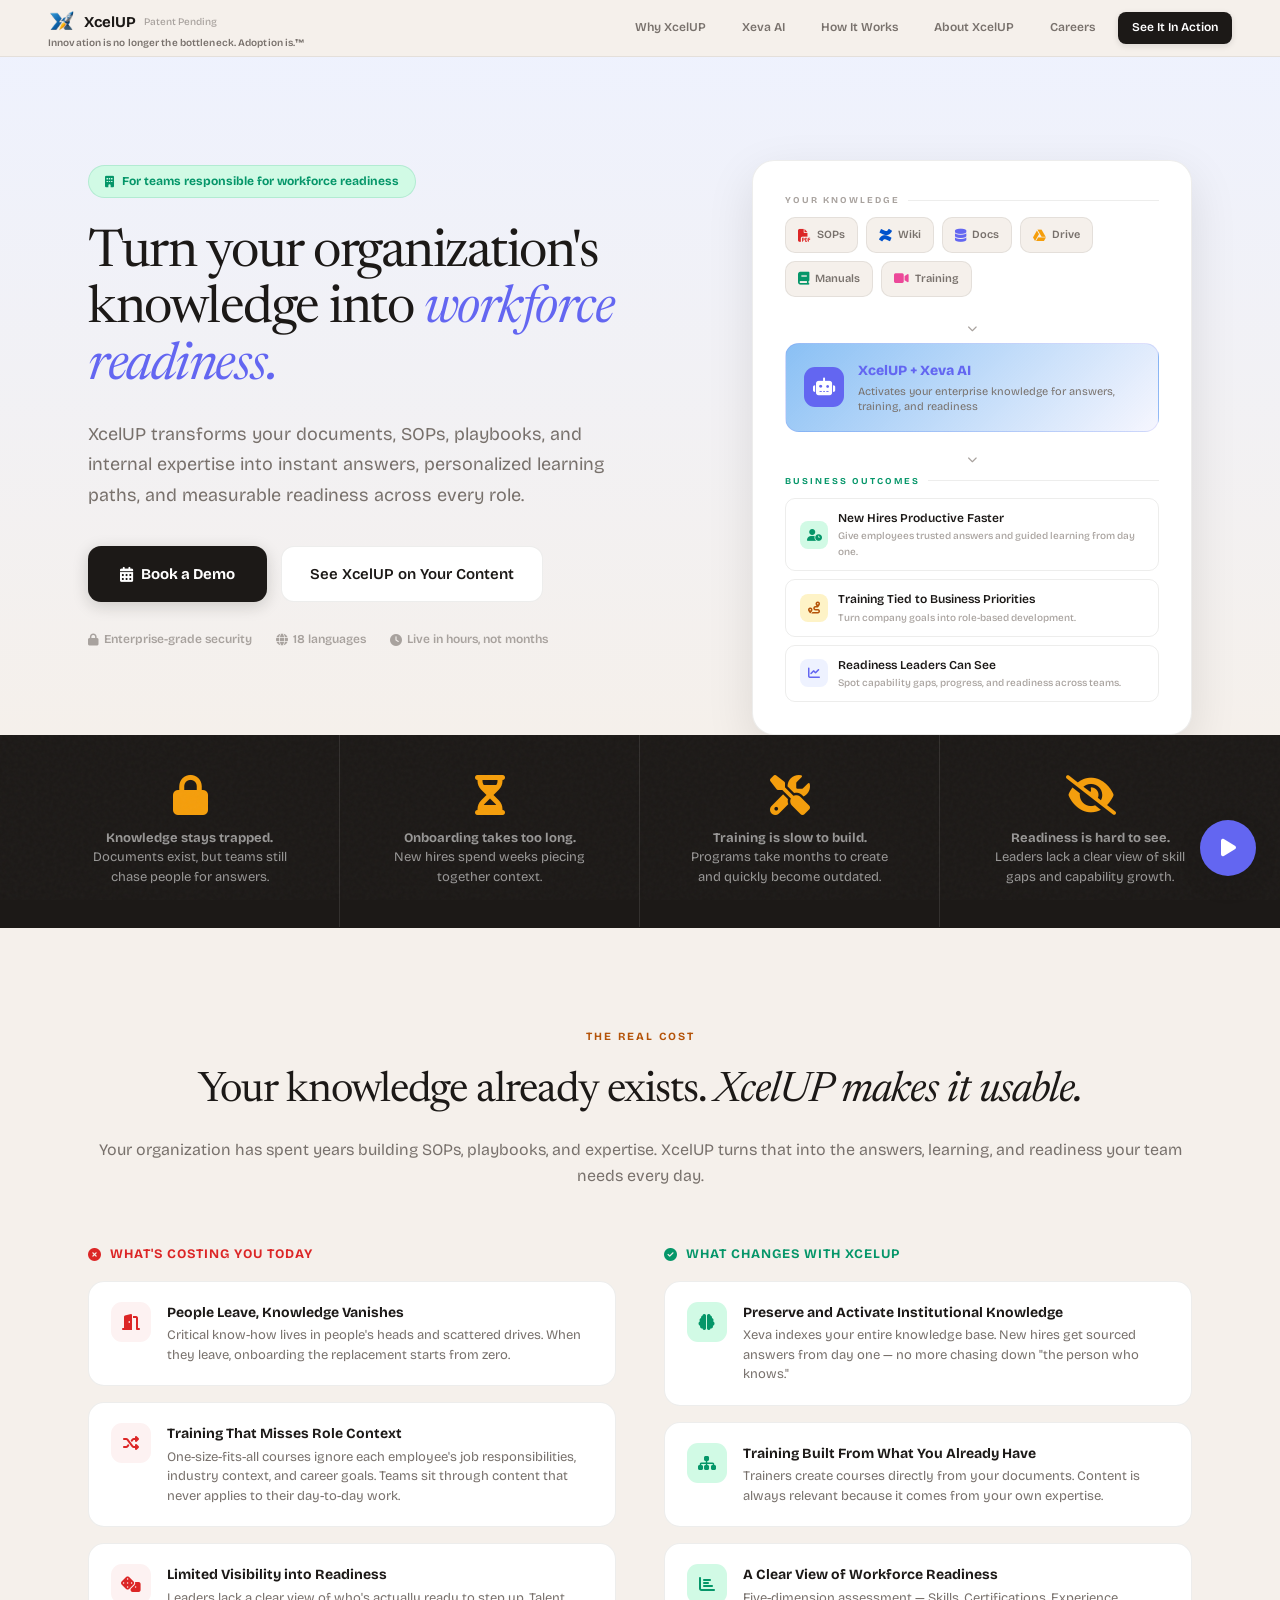
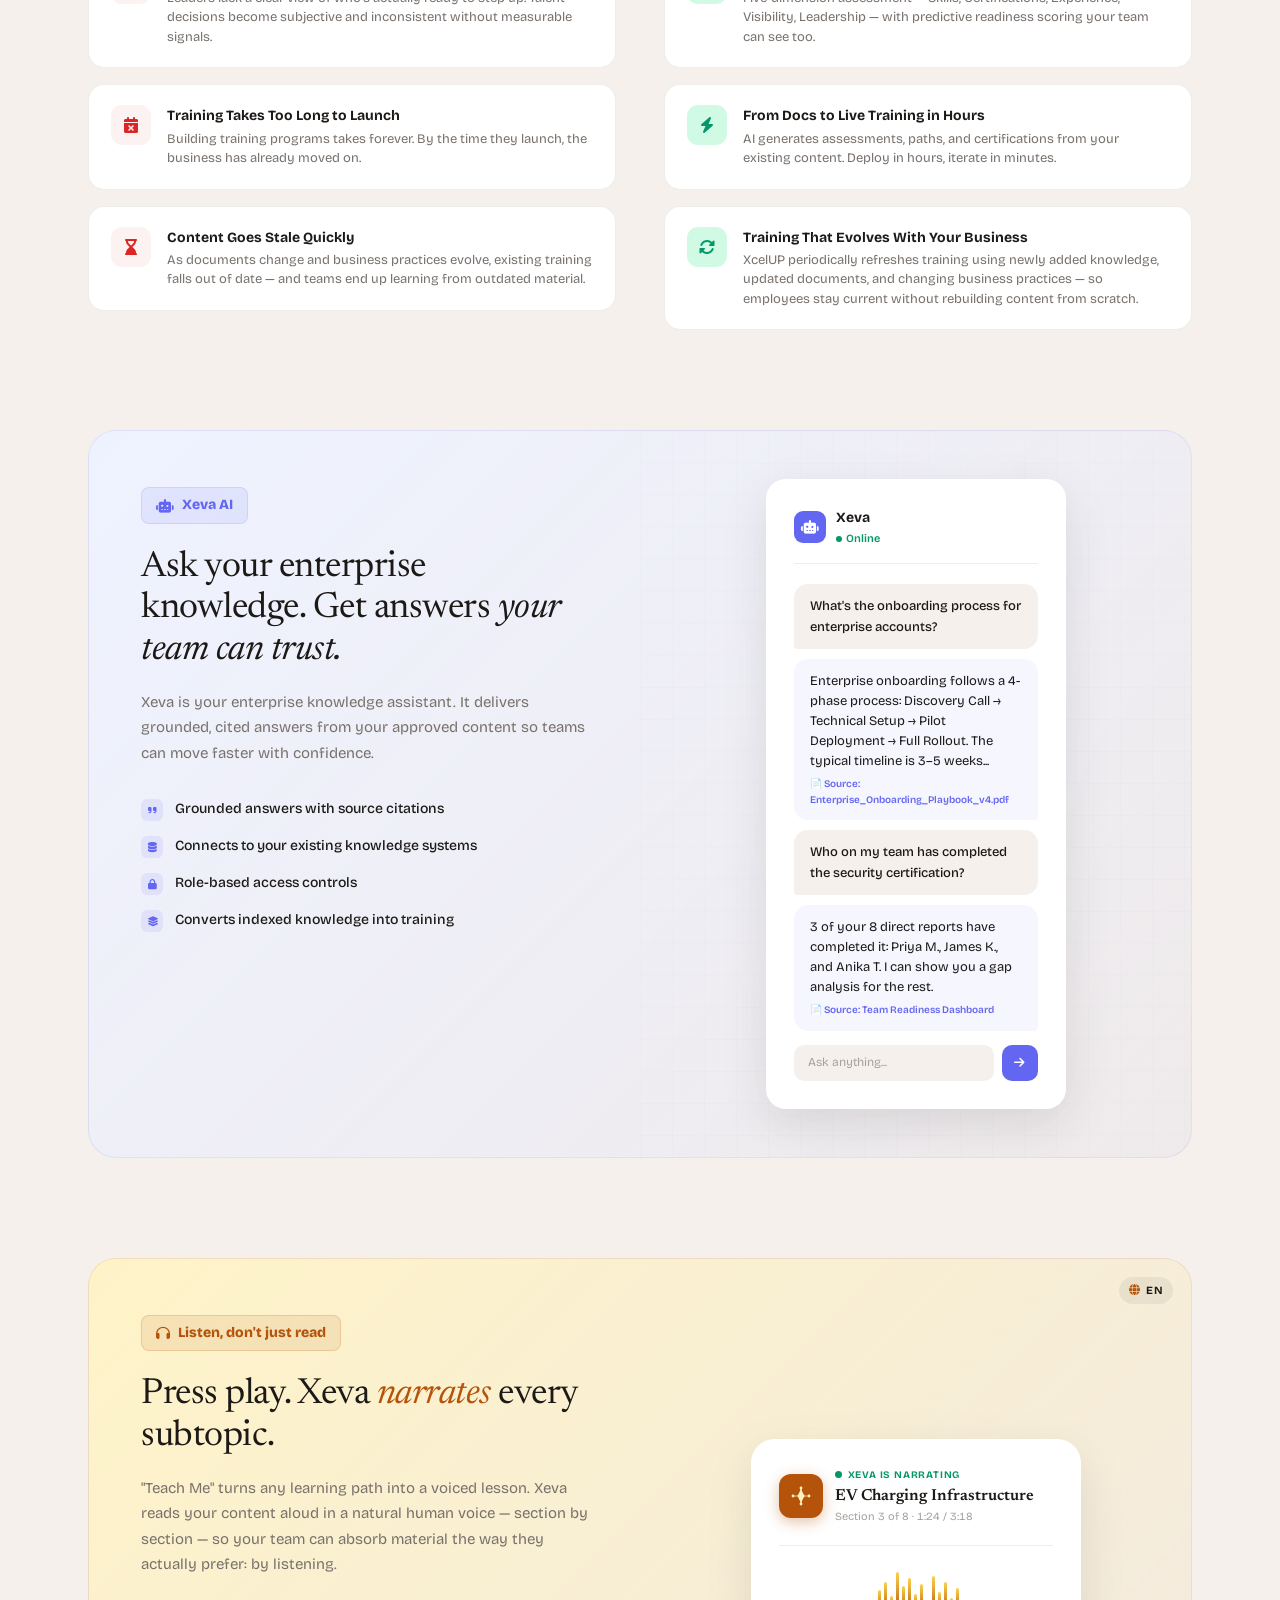
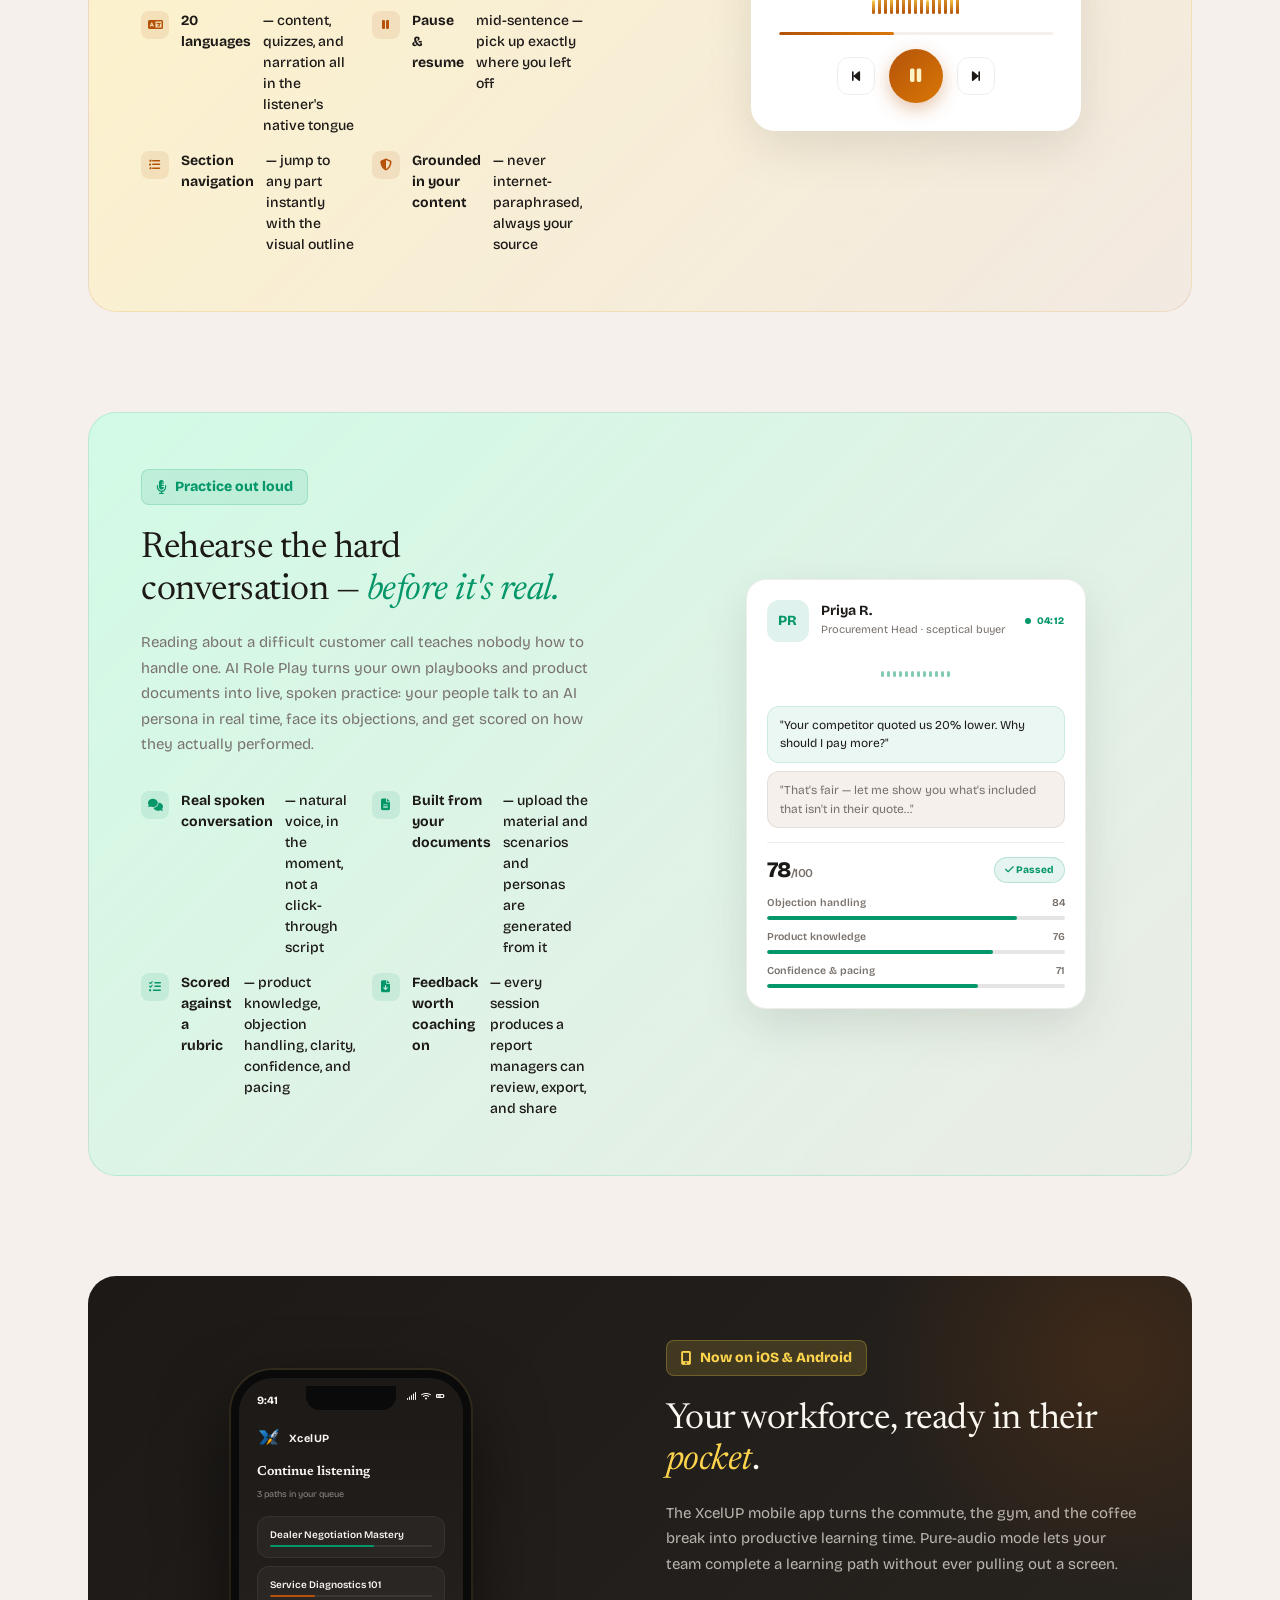
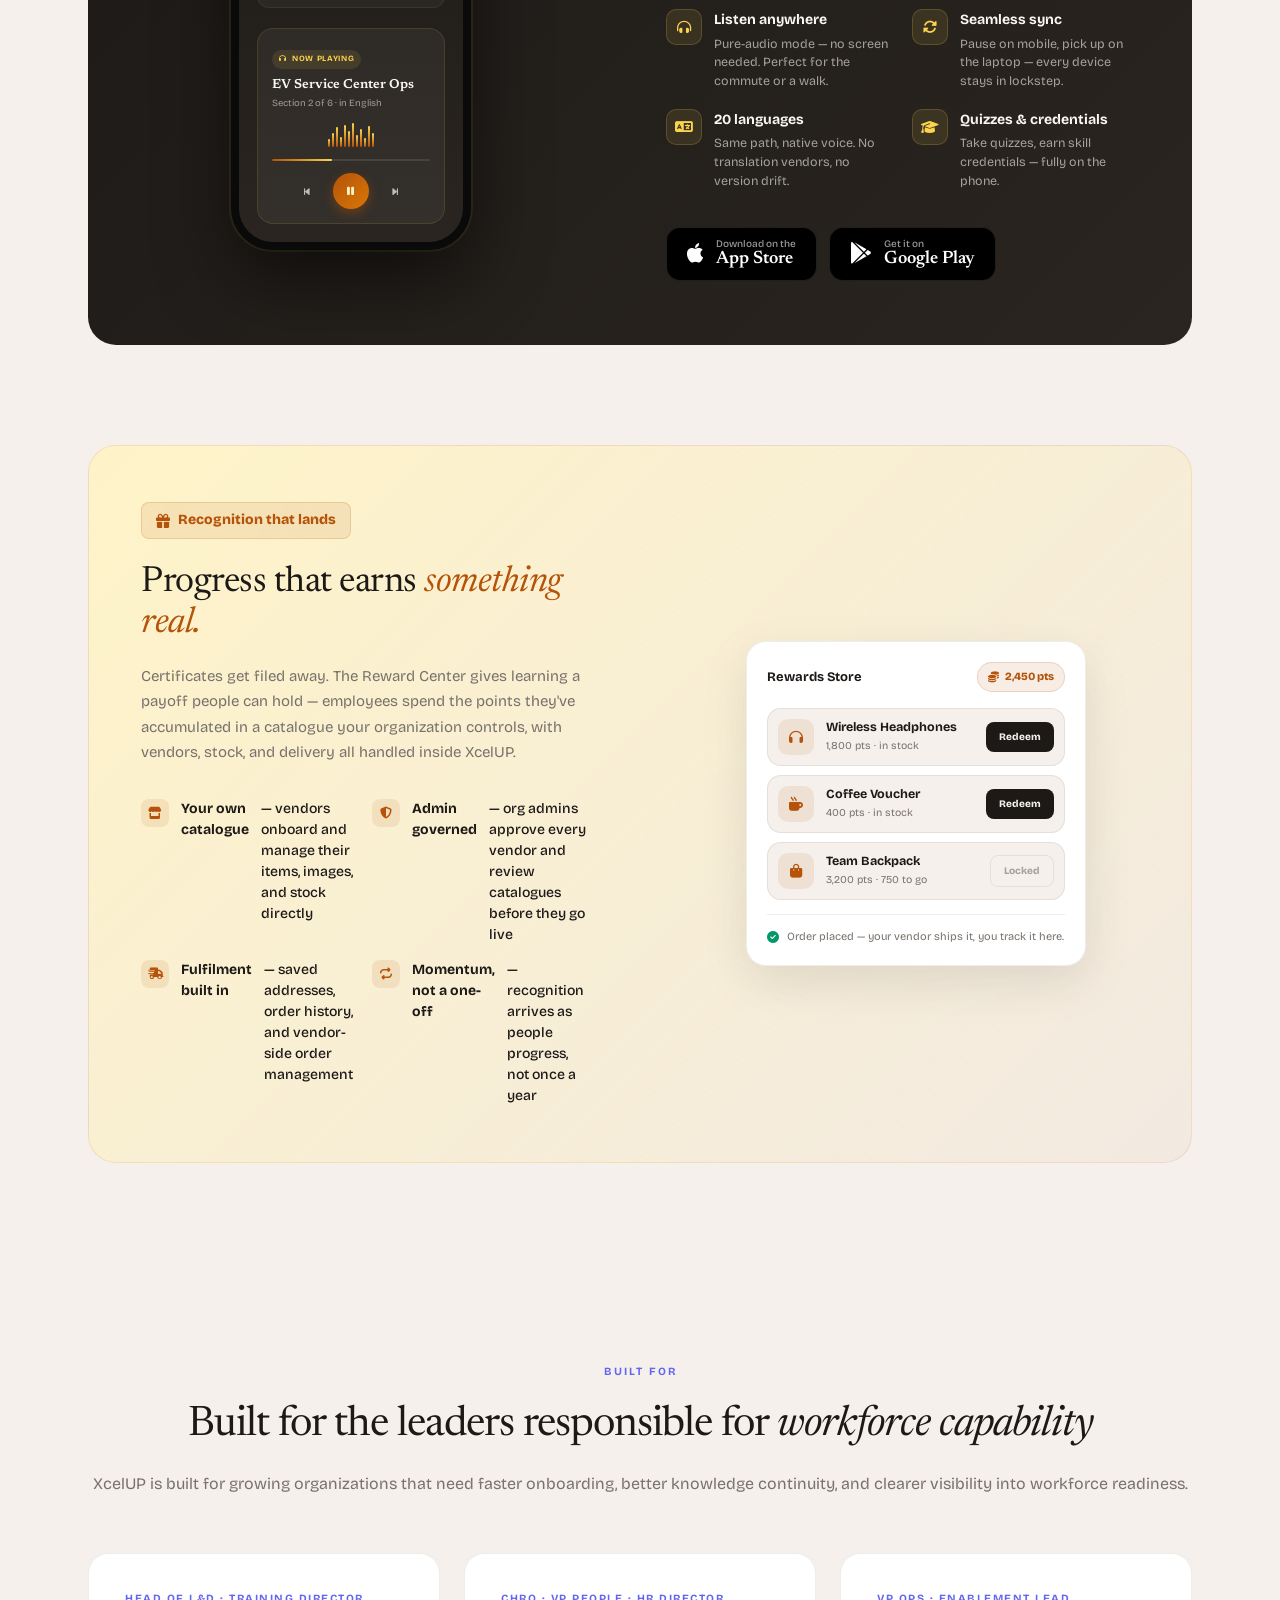
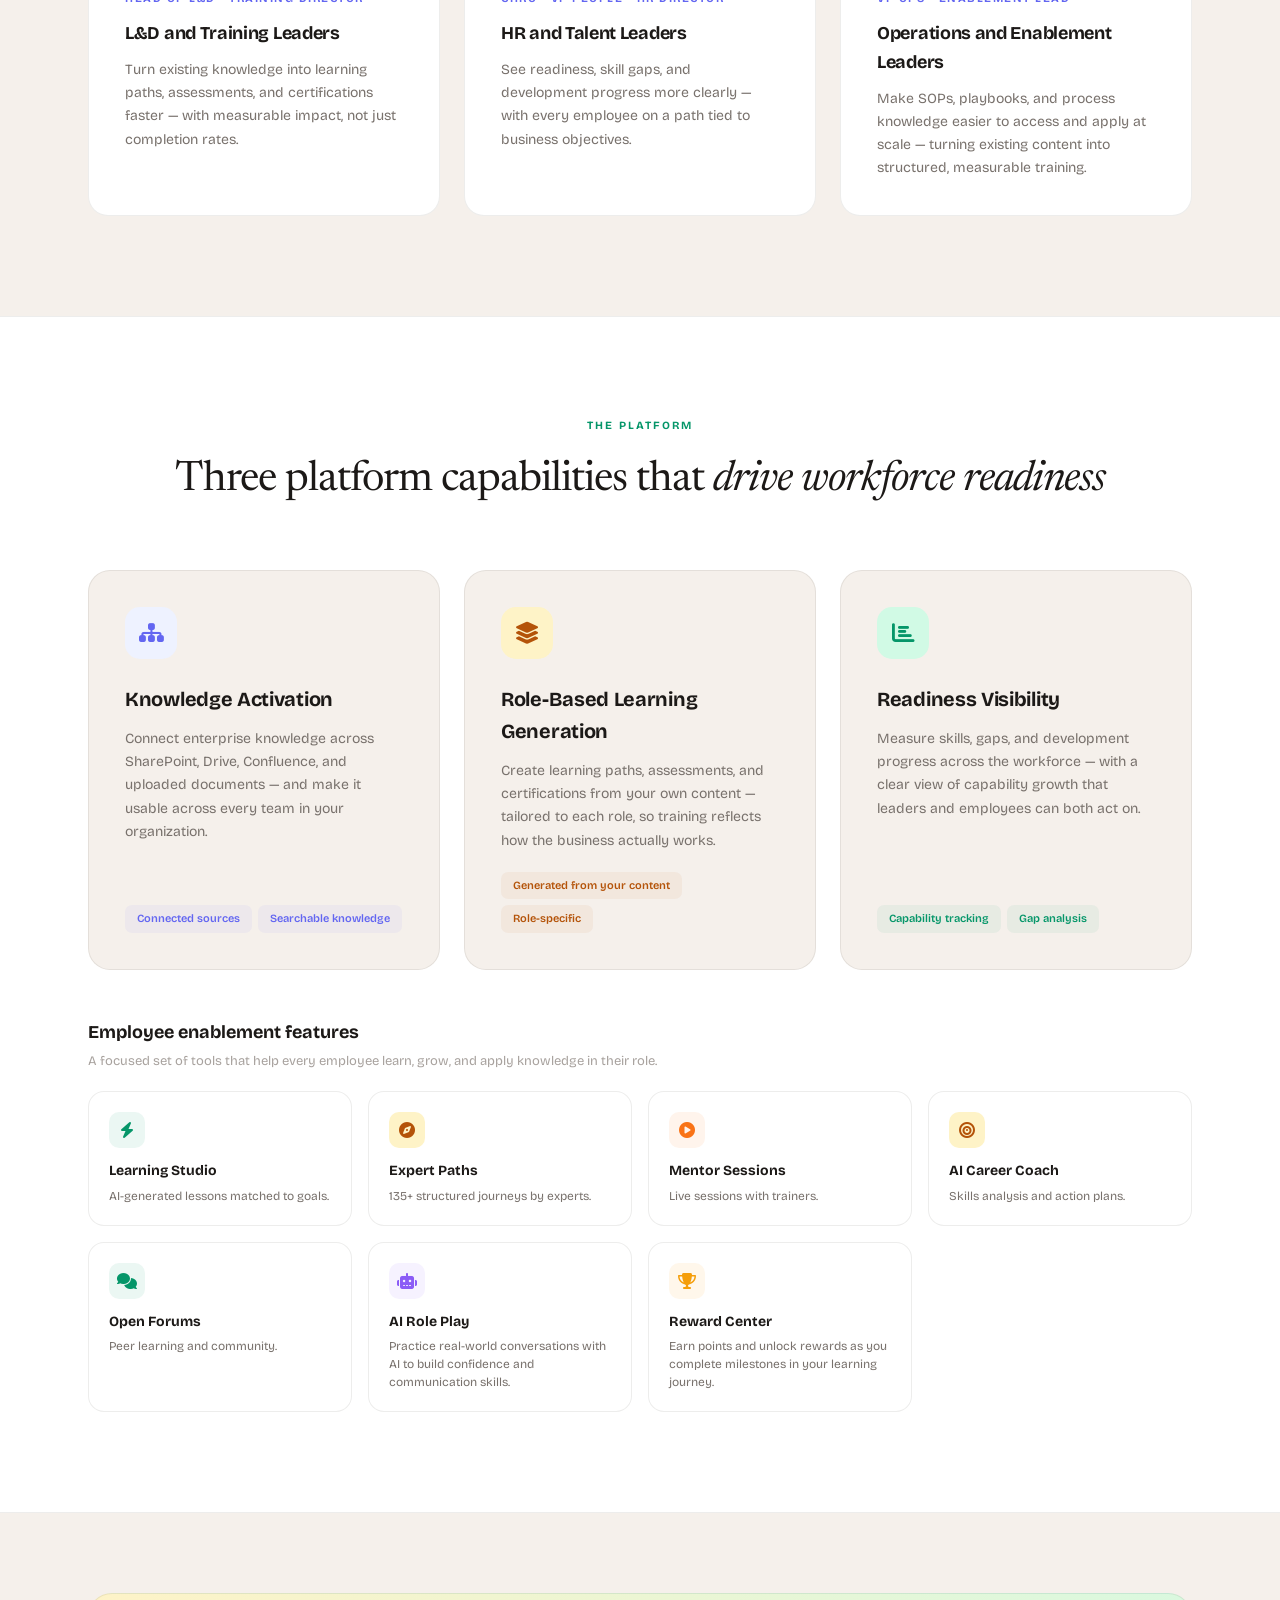
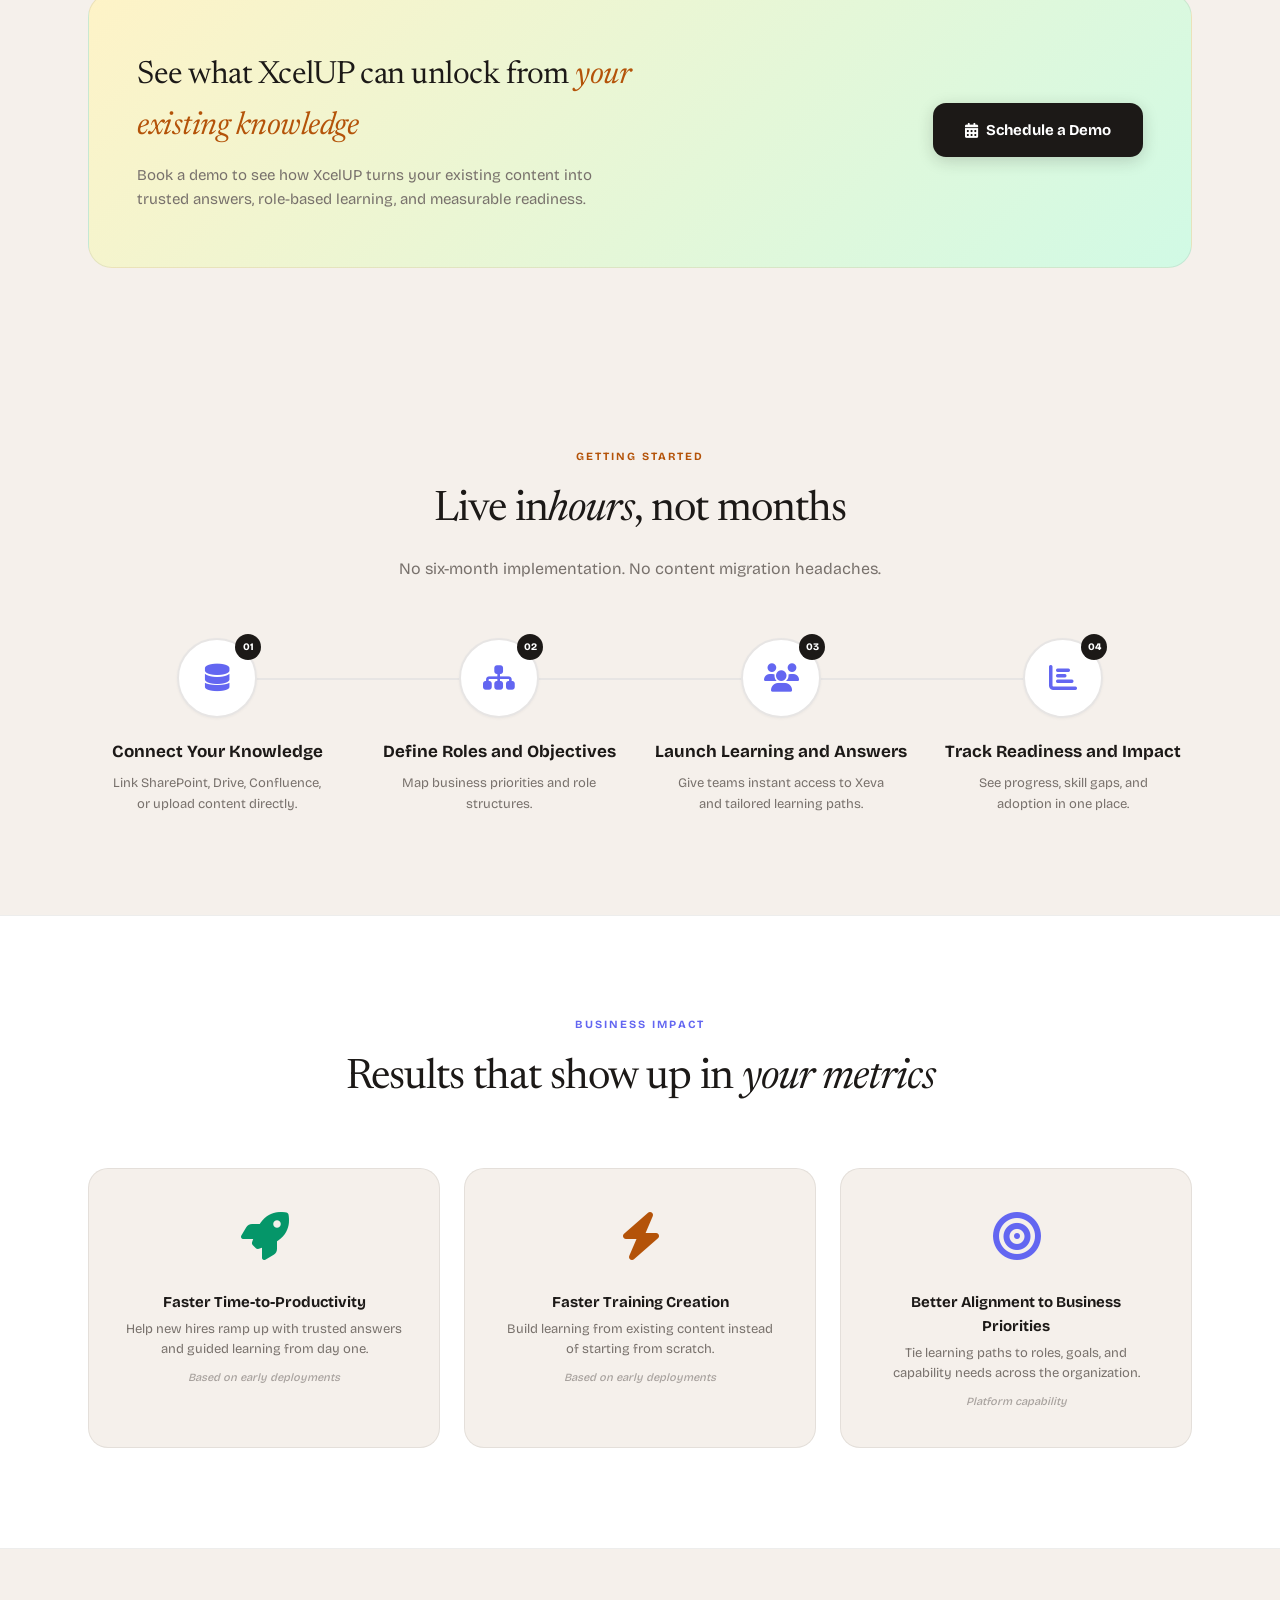
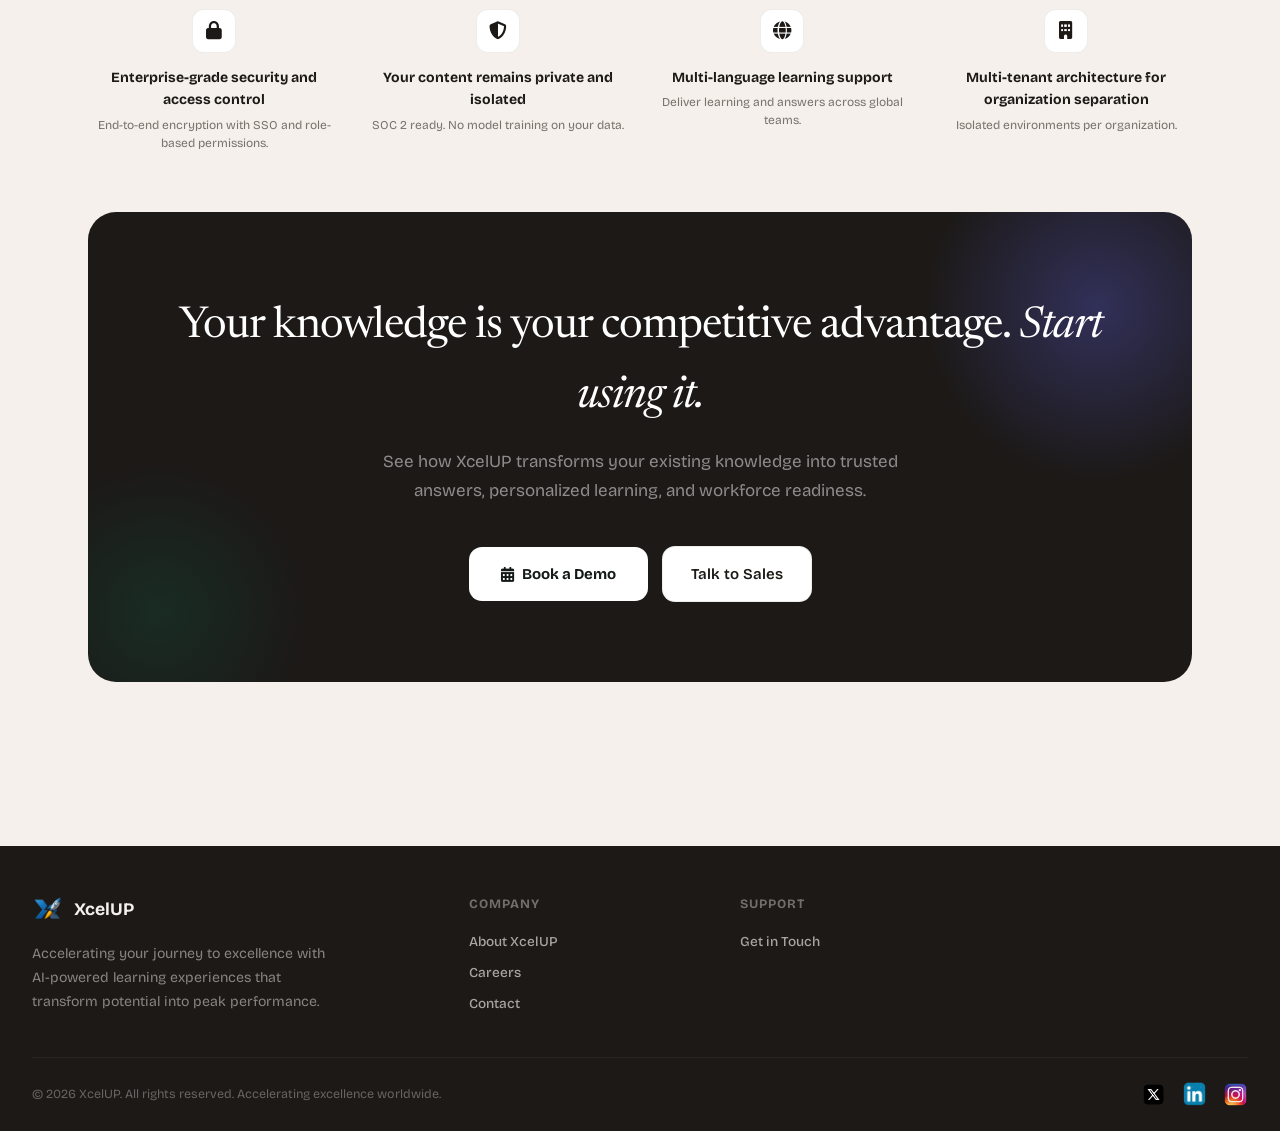
<file: index.html>
<!DOCTYPE html>
<html lang="en">
<head>
    <meta charset="UTF-8">
    <meta name="viewport" content="width=device-width, initial-scale=1.0">
    <title>XcelUP | Turn Enterprise Knowledge into Workforce Readiness</title>
    <link rel="icon" type="image/png" href="/images/XcelUP.png">
    <meta name="description" content="XcelUP turns your documents, SOPs, and internal know-how into instant answers, role-based learning, and measurable workforce readiness.">
    <meta name="keywords" content="AI learning platform, corporate training, L&D platform, knowledge management, employee training, XcelUP, institutional knowledge, onboarding">
    <link rel="canonical" href="https://xcelup.com/">
    <link href="https://fonts.googleapis.com/css2?family=Bricolage+Grotesque:wght@400;500;600;700;800&family=Newsreader:ital,wght@0,400;0,600;1,400;1,600&display=swap" rel="stylesheet">
    <link rel="stylesheet" href="https://cdnjs.cloudflare.com/ajax/libs/font-awesome/6.5.2/css/all.min.css">
    <link rel="stylesheet" href="/css/header-standard.css">
    <link rel="stylesheet" href="/css/responsive-standard.css">
    <meta property="og:title" content="XcelUP | Turn Enterprise Knowledge into Workforce Readiness" />
    <meta property="og:description" content="XcelUP turns your documents, SOPs, and internal know-how into instant answers, role-based learning, and measurable workforce readiness." />
    <meta property="og:url" content="https://xcelup.com" />
    <meta property="og:type" content="website" />
    <meta property="og:site_name" content="XcelUP" />
    <meta property="og:locale" content="en_US" />
    <meta property="og:image" content="https://xcelup.com/images/XcelUP.png" />
    <meta property="og:image:secure_url" content="https://xcelup.com/images/XcelUP.png" />
    <meta property="og:image:type" content="image/jpeg" />
    <meta property="og:image:width" content="1200" />
    <meta property="og:image:height" content="630" />
</head>
<style>
*{margin:0;padding:0;box-sizing:border-box}
:root{--bg:#F5F0EB;--card:#FFF; --dark:#1C1917;--sub:#78716C;--muted:#A8A29E;--border:rgba(28,25,23,.08);--bh:rgba(28,25,23,.18);--accent:#B45309;--accent2:#059669;--as:#FEF3C7;--es:#D1FAE5;--indigo:#6366F1;--is:#EEF2FF;--ring:#E7E5E4;--ease:cubic-bezier(.22,1,.36,1);--s-sm:0 1px 3px rgba(0,0,0,.04);--s-md:0 4px 12px rgba(0,0,0,.06);--s-lg:0 8px 28px rgba(0,0,0,.08);--s-xl:0 16px 48px rgba(0,0,0,.1)}
[data-theme="dark"]{--bg:#141210;--card:#1C1A17; --dark:#F5F0EB;--sub:#A8A29E;--muted:#78716C;--border:rgba(245,240,235,.08);--bh:rgba(245,240,235,.18);--ring:#2A2725;--s-sm:0 1px 3px rgba(0,0,0,.2);--s-md:0 4px 12px rgba(0,0,0,.25);--s-lg:0 8px 28px rgba(0,0,0,.3);--s-xl:0 16px 48px rgba(0,0,0,.35)}
::selection{background:var(--as);color:var(--dark)}
body{font-family:'Bricolage Grotesque',sans-serif;line-height:1.6;color:var(--dark);background:var(--bg);-webkit-font-smoothing:antialiased;transition:background .4s var(--ease),color .4s var(--ease)}
body::before{content:'';position:fixed;inset:0;z-index:0;pointer-events:none;opacity:.22;background-image:url("data:image/svg+xml,%3Csvg viewBox='0 0 256 256' xmlns='http://www.w3.org/2000/svg'%3E%3Cfilter id='n'%3E%3CfeTurbulence type='fractalNoise' baseFrequency='0.9' numOctaves='4' stitchTiles='stitch'/%3E%3C/filter%3E%3Crect width='100%25' height='100%25' filter='url(%23n)' opacity='0.15'/%3E%3C/svg%3E")}
a{text-decoration:none;color:inherit}
.ctr{max-width:1200px;margin:0 auto;padding:0 48px;position:relative;z-index:1}

/* Reveal animation */
.rv{opacity:0;transform:translateY(32px);transition:opacity .8s var(--ease),transform .8s var(--ease)}.rv.vis{opacity:1;transform:translateY(0)}
.rv-d1{transition-delay:.08s}.rv-d2{transition-delay:.16s}.rv-d3{transition-delay:.24s}.rv-d4{transition-delay:.32s}.rv-d5{transition-delay:.4s}.rv-d6{transition-delay:.48s}.rv-d7{transition-delay:.56s}.rv-d8{transition-delay:.64s}

/* ═══ NAV ═══ */
.nav{position:fixed;top:0;left:0;right:0;z-index:1000;background:var(--bg);border-bottom:1px solid var(--border);transition:all .35s var(--ease)}
.nav.scrolled{background:rgba(245,240,235,.82);backdrop-filter:blur(16px) saturate(1.6);-webkit-backdrop-filter:blur(16px) saturate(1.6);border-bottom-color:var(--bh)}
[data-theme="dark"] .nav.scrolled{background:rgba(20,18,16,.85)}
.nav-in{max-width:1320px;margin:0 auto;padding:0 48px;height:56px;display:flex;align-items:center;justify-content:space-between}
.logo{display:flex;align-items:center;gap:8px;font-weight:700;font-size:15px;color:var(--dark)}
.logo img{height:28px;width:28px;border-radius:8px}
.brand{display:flex;flex-direction:column;justify-content:center;gap:1px}
.brand-tag{font-size:10px;font-weight:600;color:var(--sub);line-height:1.2;letter-spacing:.1px;white-space:nowrap}
@media(max-width:640px){.brand-tag{display:none}}
.badge-b{font-size:9px;font-weight:700;letter-spacing:1.2px;color:var(--accent);background:var(--as);padding:2px 7px;border-radius:4px}
.badge-p{font-size:10px;color:var(--muted);font-weight:500}
.nav-r{display:flex;align-items:center;gap:10px;font-size:12px;font-weight:600}
.nav-r a:not(.nb):not(.nbp){color:var(--sub);padding:6px 12px;border-radius:8px;border:1px solid transparent;transition:all .2s var(--ease)}
.nav-r a:not(.nb):not(.nbp):hover{color:var(--dark);border-color:var(--border);background:rgba(28,25,23,.02)}
.nav-r a:not(.nb):not(.nbp)::after{display:none}
.nb{padding:6px 14px;border-radius:8px;border:1px solid var(--border);font-size:12px;font-weight:600;color:var(--sub);transition:all .2s var(--ease)}
.nb:hover{border-color:var(--bh);color:var(--dark)}
.nbp{padding:6px 14px;border-radius:8px;border:none;font-size:12px;font-weight:600;color:white;background:var(--dark);transition:all .2s var(--ease);box-shadow:0 2px 6px rgba(28,25,23,.12)}
[data-theme="dark"] .nbp{background:white;color:#141210}
.nbp:hover{transform:translateY(-1px);box-shadow:var(--s-md)}
.theme-toggle{width:32px;height:32px;border-radius:8px;border:1px solid var(--border);display:flex;align-items:center;justify-content:center;cursor:pointer;color:var(--sub);background:transparent;transition:all .2s var(--ease);position:relative}
.theme-toggle:hover{color:var(--dark);border-color:var(--bh)}
.theme-toggle::before{display:none}
.theme-toggle-icon{position:static;transform:none;font-size:13px}
.theme-toggle .sun-icon{color:var(--sub)}
.theme-toggle .moon-icon{display:none}
[data-theme="dark"] .theme-toggle .sun-icon{display:none}
[data-theme="dark"] .theme-toggle .moon-icon{display:flex;color:#D97706}
[data-theme="dark"] .theme-toggle{border-color:var(--border);color:var(--sub)}
.mmtoggle{display:none;font-size:1.25rem;cursor:pointer;color:var(--dark);padding:.5rem;border-radius:8px}

/* ═══ BUTTONS ═══ */
.btn-l{display:inline-flex;align-items:center;gap:8px;padding:15px 32px;border-radius:13px;border:none;background:var(--dark);color: var(--card);font-family:inherit;font-size:15px;font-weight:700;cursor:pointer;box-shadow:0 4px 16px rgba(28,25,23,.18);transition:all .2s var(--ease);text-decoration:none}
.btn-l:hover{transform:translateY(-2px);box-shadow:var(--s-xl)}
.btn-o{display:inline-flex;align-items:center;gap:8px;padding:15px 28px;border-radius:13px;border:1.5px solid var(--border);background:var(--card);font-family:inherit;font-size:15px;font-weight:600;color:var(--dark);cursor:pointer;transition:all .2s var(--ease);text-decoration:none}
.btn-o:hover{border-color:var(--bh);transform:translateY(-1px)}
.btn-shared{display:inline-flex;align-items:center;gap:8px;padding:12px 24px;border-radius:12px;border:none;background:var(--dark);color:white;font-family:inherit;font-size:14px;font-weight:600;cursor:pointer;transition:all .2s var(--ease);text-decoration:none;justify-content:center}
.btn-shared:hover{transform:translateY(-1px);box-shadow:var(--s-md)}
.btn-shared.logout{background:#DC2626}

/* ═══ HERO ═══ */
.hero{padding:160px 0 0;background:linear-gradient(180deg,var(--is) 0%,var(--bg) 100%);position:relative;overflow:hidden}
[data-theme="dark"] .hero{background:linear-gradient(180deg,rgba(99,102,241,.08) 0%,var(--bg) 100%)}
.hero-bg-video{display:none}
.hero-in{max-width:1200px;margin:0 auto;padding:0 48px;display:grid;grid-template-columns:1fr 440px;gap:56px;align-items:center;position:relative;z-index:1}
.hero-left{animation:fu .8s var(--ease)}
.play-btn{position:fixed;bottom:24px;right:24px;z-index:99;background:var(--indigo);color:white;border:none;width:56px;height:56px;border-radius:50%;font-size:1.25rem;cursor:pointer;display:flex;align-items:center;justify-content:center;box-shadow:var(--s-lg);transition:all .3s var(--ease)}
.play-btn:hover{transform:scale(1.1);background:#4F46E5}
.h-badge{display:inline-flex;align-items:center;gap:8px;background:var(--es);color:var(--accent2);border:1px solid rgba(5,150,105,.15);padding:6px 16px;border-radius:100px;font-size:12px;font-weight:700;margin-bottom:28px}
.h-title{font-family:'Newsreader',Georgia,serif;font-size:52px;font-weight:400;line-height:1.08;letter-spacing:-1.5px;margin-bottom:24px}
.h-title em{font-style:italic;color:var(--indigo)}
.h-desc{font-size:18px;color:var(--sub);margin-bottom:36px;line-height:1.7;max-width:520px}
.h-acts{display:flex;gap:14px;margin-bottom:28px}
.h-trust{display:flex;gap:24px;font-size:12px;font-weight:600;color:var(--muted);padding-bottom:80px}
.h-trust span{display:flex;align-items:center;gap:5px}

/* Hero flow visual */
.hv{background:var(--card);border-radius:22px;padding:32px;border:1px solid var(--border);box-shadow:var(--s-xl);animation:fu .9s .3s var(--ease) both}
.hv-lbl{font-size:9px;font-weight:700;letter-spacing:2px;text-transform:uppercase;margin-bottom:10px;display:flex;align-items:center;gap:8px}
.hv-lbl::after{content:'';flex:1;height:1px;background:var(--border)}
.hv-src{display:flex;gap:8px;flex-wrap:wrap}
.hv-s{display:flex;align-items:center;gap:6px;padding:8px 12px;border-radius:10px;background:var(--bg);border:1px solid var(--border);font-size:11px;font-weight:600;color:var(--sub);transition:all .3s var(--ease)}
.hv-s:hover{border-color:var(--bh);color:var(--dark);transform:translateY(-2px)}
.hv-s i{font-size:13px}
.hv-con{display:flex;align-items:center;justify-content:center;padding:10px 0;color:var(--muted);font-size:10px}
.hv-con i{animation:pulse 2s infinite}
@keyframes pulse{0%,100%{opacity:.4}50%{opacity:1}}
.hv-eng{display:flex;align-items:center;gap:14px;padding:16px 18px;border-radius:14px;background:linear-gradient(135deg,#50a1efab,rgba(99,102,241,.06));border:1px solid rgba(99,102,241,.15);margin:0 0 0}
.hv-eng-ico{width:40px;height:40px;border-radius:11px;background:var(--indigo);display:flex;align-items:center;justify-content:center;color:white;font-size:18px;flex-shrink:0}
.hv-eng-nm{font-size:14px;font-weight:800;color:var(--indigo)}
.hv-eng-d{font-size:11px;color:var(--sub);margin-top:2px;line-height:1.4}
.hv-outs{display:flex;flex-direction:column;gap:8px}
.hv-out{display:flex;align-items:center;gap:10px;padding:10px 14px;border-radius:10px;border:1px solid var(--border);transition:all .3s var(--ease)}
.hv-out:hover{border-color:var(--bh);transform:translateX(4px)}
.hv-out-ico{width:28px;height:28px;border-radius:8px;display:flex;align-items:center;justify-content:center;flex-shrink:0;font-size:12px}
.hv-out-t{font-size:12px;font-weight:600;color:var(--dark)}
.hv-out-s{font-size:10px;color:var(--muted);font-weight:500}

/* ═══ COST STRIP ═══ */
.cost-strip{background:var(--dark);color:var(--card);border-bottom:1px solid var(--border)}
[data-theme="dark"] .cost-strip{background:var(--card);color:var(--dark)}
.cost-in{max-width:1200px;margin:0 auto;display:grid;grid-template-columns:repeat(4,1fr)}
.cost-item{padding:40px 32px;border-right:1px solid rgba(255,255,255,.1);text-align:center}
[data-theme="dark"] .cost-item{border-right-color:var(--border)}
.cost-item:last-child{border-right:none}
.cost-num{font-size:40px;font-weight:800;font-family:'Newsreader',serif;letter-spacing:-1.5px;color:#F59E0B;line-height:1}
.cost-desc{font-size:13px;color:rgba(255,255,255,.55);margin-top:8px;line-height:1.5;max-width:200px;margin-left:auto;margin-right:auto}
[data-theme="dark"] .cost-desc{color:var(--sub)}

/* ═══ PROBLEMS → SOLUTION ═══ */
.ps{padding:100px 0}
.ps-head{text-align:center;margin-bottom:56px}
.ps-head h2{font-family:'Newsreader',Georgia,serif;font-size:42px;font-weight:400;letter-spacing:-1px}
.ps-head h2 em{font-style:italic}
.slbl{font-size:11px;font-weight:700;letter-spacing:2px;text-transform:uppercase;margin-bottom:12px;display:block}
.ps-head p{font-size:16px;color:var(--sub);margin-top:12px;line-height:1.6}
.ps-grid{display:grid;grid-template-columns:1fr 1fr;gap:48px;align-items:start}
.ps-problems{display:flex;flex-direction:column;gap:16px}
.ps-prob{display:flex;align-items:flex-start;gap:16px;padding:20px 22px;border-radius:16px;border:1px solid var(--border);background:var(--card);transition:all .3s var(--ease)}
.ps-prob:hover{border-color:rgba(220,38,38,.2);background:rgba(220,38,38,.02);transform:translateX(-4px)}
.ps-prob-ico{width:40px;height:40px;border-radius:11px;background:rgba(220,38,38,.06);display:flex;align-items:center;justify-content:center;flex-shrink:0;color:#DC2626;font-size:16px}
.ps-prob h4{font-size:14px;font-weight:700;margin-bottom:2px;color:var(--dark)}
.ps-prob p{font-size:13px;color:var(--sub);line-height:1.5}
.ps-solutions{display:flex;flex-direction:column;gap:16px}
.ps-sol{display:flex;align-items:flex-start;gap:16px;padding:20px 22px;border-radius:16px;border:1px solid var(--border);background:var(--card);transition:all .3s var(--ease)}
.ps-sol:hover{border-color:rgba(5,150,105,.2);background:rgba(5,150,105,.02);transform:translateX(4px)}
.ps-sol-ico{width:40px;height:40px;border-radius:11px;background:var(--es);display:flex;align-items:center;justify-content:center;flex-shrink:0;color:var(--accent2);font-size:16px}
.ps-sol h4{font-size:14px;font-weight:700;margin-bottom:2px;color:var(--dark)}
.ps-sol p{font-size:13px;color:var(--sub);line-height:1.5}
.ps-col-head{font-size:13px;font-weight:700;letter-spacing:1px;text-transform:uppercase;margin-bottom:16px;display:flex;align-items:center;gap:8px}

/* ═══ XEVA ═══ */
.xeva{padding:0 0 100px}
.xeva-c{background:linear-gradient(135deg,var(--is),rgba(99,102,241,.04));border-radius:28px;border:1px solid rgba(99,102,241,.12);overflow:hidden;display:grid;grid-template-columns:1fr 1fr}
[data-theme="dark"] .xeva-c{background:linear-gradient(135deg,rgba(99,102,241,.08),rgba(99,102,241,.02))}
.xeva-l{padding:56px 52px}
.xeva-badge{display:inline-flex;align-items:center;gap:8px;padding:6px 14px;border-radius:8px;background:rgba(99,102,241,.1);border:1px solid rgba(99,102,241,.15);margin-bottom:24px;font-size:14px;font-weight:800;color:var(--indigo)}
.xeva-l h2{font-family:'Newsreader',Georgia,serif;font-size:36px;font-weight:400;line-height:1.15;letter-spacing:-.5px;margin-bottom:18px}
.xeva-l h2 em{font-style:italic}
.xeva-l>p{font-size:15px;color:var(--sub);line-height:1.7;margin-bottom:32px}
.xeva-fs{display:flex;flex-direction:column;gap:14px}
.xeva-f{display:flex;align-items:flex-start;gap:12px;font-size:14px;font-weight:500;line-height:1.5}
.xeva-fi{width:22px;height:22px;border-radius:6px;flex-shrink:0;margin-top:1px;background:rgba(99,102,241,.1);display:flex;align-items:center;justify-content:center;font-size:10px;color:var(--indigo)}
.xeva-r{display:flex;align-items:center;justify-content:center;padding:48px;position:relative}
.xeva-r::before{content:'';position:absolute;inset:0;opacity:.03;background-image:linear-gradient(rgba(0,0,0,.3) 1px,transparent 1px),linear-gradient(90deg,rgba(0,0,0,.3) 1px,transparent 1px);background-size:32px 32px}
.xc{background:var(--card);border-radius:20px;padding:28px;width:300px;box-shadow:var(--s-xl);position:relative;z-index:1}
.xc-h{display:flex;align-items:center;gap:10px;margin-bottom:20px;padding-bottom:16px;border-bottom:1px solid var(--border)}
.xc-av{width:32px;height:32px;border-radius:9px;background:var(--indigo);display:flex;align-items:center;justify-content:center;color:white;font-size:14px}
.xc-nm{font-size:14px;font-weight:700}
.xc-st{font-size:11px;color:var(--accent2);font-weight:600;display:flex;align-items:center;gap:4px}
.xc-dot{width:6px;height:6px;border-radius:50%;background:var(--accent2)}
.cb{border-radius:14px;padding:12px 16px;font-size:13px;line-height:1.55;margin-bottom:10px}
.cb-u{background:var(--bg);border-bottom-left-radius:4px;font-weight:500}
.cb-b{background:rgba(99,102,241,.06);border-bottom-right-radius:4px}
.cb-src{font-size:10px;color:var(--indigo);font-weight:600;margin-top:6px}
.xc-inp{display:flex;gap:8px;margin-top:14px}
.xc-fld{flex:1;height:36px;border-radius:10px;background:var(--bg);display:flex;align-items:center;padding:0 14px;font-size:12px;color:var(--muted)}
.xc-snd{width:36px;height:36px;border-radius:10px;background:var(--indigo);display:flex;align-items:center;justify-content:center;color:white;font-size:12px;cursor:pointer}

/* ═══ PLATFORM ═══ */
.plat{padding:100px 0;background:var(--card);border-top:1px solid var(--border);border-bottom:1px solid var(--border)}
.pillars{display:grid;grid-template-columns:repeat(3,1fr);gap:24px;margin-bottom:48px}
.pill{background:var(--bg);border-radius:22px;padding:36px;border:1px solid var(--border);display:flex;flex-direction:column;height:100%;transition:all .35s var(--ease)}
.pill:hover{transform:translateY(-4px);box-shadow:var(--s-lg)}
.pill-ico{width:52px;height:52px;border-radius:15px;display:flex;align-items:center;justify-content:center;margin-bottom:24px;font-size:22px}
.pill h3{font-size:20px;font-weight:700;margin-bottom:12px;letter-spacing:-.3px}
.pill p{font-size:14px;color:var(--sub);line-height:1.65;flex:1;margin-bottom:20px}
.pill-tags{display:flex;flex-wrap:wrap;gap:6px}
.pill-tag{font-size:11px;font-weight:600;padding:5px 12px;border-radius:7px}
.tg{display:grid;grid-template-columns:repeat(4,1fr);gap:16px}
.tc{padding:20px;border-radius:16px;border:1px solid var(--border);background:var(--card);transition:all .25s var(--ease)}
.tc:hover{border-color:var(--bh);transform:translateY(-2px)}
.tc-ico{width:36px;height:36px;border-radius:10px;display:flex;align-items:center;justify-content:center;margin-bottom:12px;font-size:16px}
.tc h4{font-size:14px;font-weight:700;margin-bottom:4px}
.tc p{font-size:12px;color:var(--sub);line-height:1.5}
.tg-hdr{margin-bottom:20px}
.tg-hdr h3{font-size:18px;font-weight:700}
.tg-hdr p{font-size:13px;color:var(--muted);margin-top:4px}

/* ═══ BUILT FOR (PERSONAS) ═══ */
.personas{padding:100px 0}
.persona-grid{display:grid;grid-template-columns:repeat(3,1fr);gap:24px}
.persona-card{background:var(--card);border-radius:20px;padding:36px;border:1px solid var(--border);transition:all .35s var(--ease)}
.persona-card:hover{transform:translateY(-4px);box-shadow:var(--s-lg)}
.persona-role{font-size:11px;font-weight:700;letter-spacing:1.5px;text-transform:uppercase;color:var(--indigo);margin-bottom:12px}
.persona-card h3{font-size:18px;font-weight:700;margin-bottom:10px;letter-spacing:-.3px}
.persona-card p{font-size:14px;color:var(--sub);line-height:1.65}

/* ═══ MID CTA ═══ */
.mcta{padding:80px 0}
.mcta-c{background:linear-gradient(135deg,var(--as),var(--es));border-radius:24px;padding:56px 48px;display:flex;align-items:center;justify-content:space-between;gap:40px;border:1px solid var(--border)}
.mcta-c h2{font-family:'Newsreader',Georgia,serif;font-size:32px;font-weight:400;letter-spacing:-.5px;max-width:500px}
.mcta-c h2 em{font-style:italic;color:var(--accent)}
[data-theme="dark"] .mcta-c h2 {
  color: var(--card);
}
.mcta-c p{font-size:15px;color:var(--sub);margin-top:10px;max-width:480px;line-height:1.6}

/* ═══ HOW IT WORKS ═══ */
.hiw{padding:100px 0;background:var(--bg)}
.hiw-steps{display:grid;grid-template-columns:repeat(4,1fr);gap:24px;position:relative}
.hiw-line{position:absolute;top:40px;left:14%;right:14%;height:2px;background:var(--ring);z-index:0}
.step{text-align:center;position:relative;z-index:1}
.step-n{width:80px;height:80px;border-radius:50%;margin:0 auto 20px;background:var(--card);border:2px solid var(--ring);display:flex;align-items:center;justify-content:center;font-size:28px;color:var(--indigo);box-shadow:var(--s-sm);position:relative;transition:all .3s var(--ease)}
.step:hover .step-n{transform:scale(1.08);box-shadow:var(--s-md);border-color:var(--indigo)}
.step-nb{position:absolute;top:-6px;right:-6px;width:26px;height:26px;border-radius:50%;background:var(--dark);color:var(--card);display:flex;align-items:center;justify-content:center;font-size:10px;font-weight:800}
.step h3{font-size:17px;font-weight:700;margin-bottom:8px}
.step p{font-size:13px;color:var(--sub);line-height:1.6;max-width:220px;margin:0 auto}
.hiw-vid{max-width:800px;margin:64px auto 0}
.ev-c{position:relative;padding-bottom:56.25%;height:0;overflow:hidden;background:var(--dark);border-radius:20px;box-shadow:var(--s-lg)}
.ev-c iframe{position:absolute;top:0;left:0;width:100%;height:100%;border:0;pointer-events:none}
.ev-c.playing iframe{pointer-events:auto}
.vo{position:absolute;top:0;left:0;width:100%;height:100%;display:flex;align-items:center;justify-content:center;background:rgba(0,0,0,.4);z-index:2;cursor:pointer;border-radius:20px;transition:background .3s var(--ease)}
.vo:hover{background:rgba(0,0,0,.5)}
.vo.hidden{display:none}
.cpb{width:72px;height:72px;border-radius:50%;background:var(--indigo);display:flex;align-items:center;justify-content:center;font-size:24px;color:white;box-shadow:var(--s-xl);transition:transform .3s var(--ease)}
.cpb:hover{transform:scale(1.1)}

/* ═══ IMPACT / ROI ═══ */
.impact{padding:100px 0;background:var(--card);border-top:1px solid var(--border);border-bottom:1px solid var(--border)}
.impact-grid{display:grid;grid-template-columns:repeat(3,1fr);gap:24px}
.impact-card{background:var(--bg);border-radius:20px;padding:36px;border:1px solid var(--border);text-align:center;transition:all .35s var(--ease)}
.impact-card:hover{transform:translateY(-4px);box-shadow:var(--s-lg)}
.impact-num{font-size:48px;font-weight:800;font-family:'Newsreader',serif;letter-spacing:-2px;margin-bottom:8px}
.impact-label{font-size:15px;font-weight:700;margin-bottom:6px}
.impact-desc{font-size:13px;color:var(--sub);line-height:1.5}
.impact-source{font-size:11px;color:var(--muted);font-weight:500;margin-top:10px;font-style:italic}

/* ═══ SECURITY ═══ */
.sec{padding:60px 0;background:var(--bg)}
.sec-g{display:grid;grid-template-columns:repeat(4,1fr);gap:32px}
.sec-i{text-align:center}
.sec-ico{width:44px;height:44px;border-radius:12px;background:var(--card);border:1px solid var(--border);display:flex;align-items:center;justify-content:center;margin:0 auto 14px;font-size:18px;color:var(--dark)}
.sec-i h4{font-size:14px;font-weight:700;margin-bottom:4px}
.sec-i p{font-size:12px;color:var(--sub);line-height:1.5}

/* ═══ CAROUSEL ═══ */
.car{padding:100px 0;overflow:hidden}
.car-h{text-align:center;margin-bottom:48px}
.car-h h2{font-family:'Newsreader',Georgia,serif;font-size:42px;font-weight:400;letter-spacing:-1px}
.car-h h2 em{font-style:italic}
.car-stars{display:flex;justify-content:center;gap:4px;margin-bottom:16px}
.car-stars i{color:#F59E0B;font-size:20px}
.carousel-wrapper{width:100%;position:relative;overflow:hidden;padding:20px 0}
.carousel-container{position:relative;overflow:hidden}
.carousel-slides{display:flex;gap:20px;width:fit-content}
.carousel-slides.animating{animation:scroll 40s linear infinite}
.carousel-slides:hover{animation-play-state:paused}
@keyframes scroll{0%{transform:translateX(0)}100%{transform:translateX(var(--scroll-distance,-2640px))}}
.carousel-slide{min-width:340px;max-width:340px;flex-shrink:0;background:var(--card);border:1px solid var(--border);border-radius:20px;padding:28px;display:flex;flex-direction:column;gap:14px;transition:all .3s var(--ease);box-shadow:var(--s-sm)}
.carousel-slide:hover{transform:translateY(-4px);box-shadow:var(--s-lg);border-color:var(--bh)}
.slide-profile{display:flex;flex-direction:column;align-items:center;text-align:center;gap:10px}
.slide-avatar{width:56px;height:56px;border-radius:50%;object-fit:cover;border:2px solid var(--border)}
.slide-name{font-size:14px;font-weight:700;margin:0}
.slide-date{font-size:12px;color:var(--muted)}
.slide-stars{display:flex;justify-content:center;gap:3px}
.slide-stars i{color:#F59E0B;font-size:16px}
.slide-message{font-size:13px;color:var(--sub);line-height:1.65;text-align:center;flex-grow:1}
.slide-platform{display:flex;justify-content:center;align-items:center;gap:10px;margin-top:auto}
.slide-platform i.fab{color:#0A66C2;font-size:20px;opacity:.7}
.view-post-btn{background:#0A66C2;color:white;border:none;border-radius:8px;padding:6px 14px;font-size:12px;font-weight:600;cursor:pointer;transition:background .3s var(--ease)}
.view-post-btn:hover{background:#005b87}

/* ═══ FINAL CTA ═══ */
.fcta{padding:0 0 100px}
.fcta-c{max-width:1200px;margin:0 auto;padding:0 48px}
.fcta-card{background:var(--dark);border-radius:28px;padding:80px 60px;text-align:center;position:relative;overflow:hidden;color:white}
.fcta-card::before{content:'';position:absolute;top:-80px;right:-80px;width:350px;height:350px;border-radius:50%;background:radial-gradient(circle,rgba(99,102,241,.3),transparent 70%);pointer-events:none}
.fcta-card::after{content:'';position:absolute;bottom:-80px;left:-80px;width:300px;height:300px;border-radius:50%;background:radial-gradient(circle,rgba(5,150,105,.15),transparent 70%);pointer-events:none}
[data-theme="dark"] .fcta-card {
  background: var(--card);
  color: var(--dark);
}
.fcta-in{position:relative;z-index:1}
.fcta-in h2{font-family:'Newsreader',Georgia,serif;font-size:44px;font-weight:400;color:white;letter-spacing:-1px;margin-bottom:16px}
.fcta-in h2 em{font-style:italic}
.fcta-in>p{font-size:17px;color:rgba(255,255,255,.5);max-width:520px;margin:0 auto 40px;line-height:1.7}
.fcta-acts{display:flex;align-items:center;justify-content:center;gap:14px;flex-wrap:wrap}
.fcta-acts .btn-l{background:white;color:#131917;box-shadow:none}
.fcta-acts .btn-l:hover{box-shadow:var(--s-md)}
.s-btn{display:inline-flex;align-items:center;gap:8px;padding:13px 24px;border:1px solid rgba(255,255,255,.15);border-radius:13px;font-weight:600;font-size:14px;cursor:pointer;transition:all .2s var(--ease);background:rgba(255,255,255,.06);color:white}
.s-btn:hover{background:rgba(255,255,255,.12);transform:translateY(-1px)}

/* ═══ FOOTER ═══ */
.ft{background:var(--bg);color:var(--dark);border-top:1px solid var(--border);padding:56px 0 32px}
.ft-in{display:grid;grid-template-columns:2fr 1fr 1fr 1fr;gap:48px;margin-bottom:48px}
.ft-brand p{font-size:13px;color:var(--sub);line-height:1.7;max-width:280px;margin-top:16px}
.ft-logo{display:flex;align-items:center;gap:10px;font-weight:800;font-size:16px}
.ft-logo img{height:28px;width:auto;border-radius:7px}
.lg h4{font-size:12px;font-weight:700;letter-spacing:1px;text-transform:uppercase;color:var(--muted);margin-bottom:16px}
.lg a{display:block;color:var(--sub);font-size:14px;font-weight:500;margin-bottom:10px;transition:color .2s var(--ease)}
.lg a:hover{color:var(--dark)}
.ft-bot{display:flex;justify-content:space-between;align-items:center;padding-top:24px;border-top:1px solid var(--border);font-size:12px;color:var(--muted)}
.ft-soc{display:flex;gap:12px}
.ft-soc a{width:36px;height:36px;border-radius:50%;background:var(--card);border:1px solid var(--border);display:flex;align-items:center;justify-content:center;color:var(--sub);font-size:14px;transition:all .2s var(--ease)}
.ft-soc a:hover{border-color:var(--accent);color:var(--accent);transform:translateY(-2px)}

/* ═══ MODALS ═══ */
.video-modal{display:none;position:fixed;z-index:2000;left:0;top:0;width:100%;height:100%;background-color:rgba(0,0,0,.8);backdrop-filter:blur(5px);align-items:center;justify-content:center}
.video-modal.active{display:flex}
.video-modal-content{position:relative;width:90%;max-width:900px}
.video-modal-aspect-ratio{position:relative;padding-bottom:56.25%;height:0;background:#000;border-radius:20px;overflow:hidden}
.video-modal-aspect-ratio iframe{position:absolute;top:0;left:0;width:100%;height:100%}
.close-modal-button{position:absolute;top:-40px;right:0;color:#fff;font-size:2rem;font-weight:bold;cursor:pointer}
.modal{display:none;position:fixed;z-index:9999;left:0;top:0;width:100%;height:100%;background-color:rgba(0,0,0,.5)}
.modal-content{background-color:var(--card);position:absolute;top:65px;left:50%;transform:translateX(-50%);padding:10px;border-radius:16px;width:94%;max-width:1100px;height:87%;border:1px solid var(--border);box-shadow:var(--s-xl);overflow:hidden}
.modal-content iframe{width:100%;height:100%;border:none}
.close{position:absolute;top:13px;right:15px;background:#DC2626;color:white;border-radius:50%;width:32px;height:32px;display:flex;align-items:center;justify-content:center;font-size:18px;font-weight:bold;cursor:pointer;box-shadow:var(--s-md);z-index:10000;border:none}
.close:hover{background:#B91C1C;transform:scale(1.05)}
.logged-in-container{margin-top:120px;flex:1;display:flex;flex-direction:column;align-items:center;text-align:center;padding:4rem 2rem}

@keyframes fu{from{opacity:0;transform:translateY(28px)}to{opacity:1;transform:translateY(0)}}

/* ═══ TEACH ME (audio narration) ═══ */
.teach{padding:0 0 100px}
.teach-c{background:linear-gradient(135deg,var(--as),rgba(180,83,9,.04));border-radius:28px;border:1px solid rgba(180,83,9,.12);overflow:hidden;display:grid;grid-template-columns:1fr 1fr}
[data-theme="dark"] .teach-c{background:linear-gradient(135deg,rgba(180,83,9,.08),rgba(180,83,9,.02))}
.teach-l{padding:56px 52px}
.teach-badge{display:inline-flex;align-items:center;gap:8px;padding:6px 14px;border-radius:8px;background:rgba(180,83,9,.1);border:1px solid rgba(180,83,9,.18);margin-bottom:24px;font-size:14px;font-weight:800;color:var(--accent)}
.teach-l h2{font-family:'Newsreader',Georgia,serif;font-size:36px;font-weight:400;line-height:1.15;letter-spacing:-.5px;margin-bottom:18px}
.teach-l h2 em{font-style:italic;color:var(--accent)}
.teach-l>p{font-size:15px;color:var(--sub);line-height:1.7;margin-bottom:32px;max-width:480px}
.teach-fs{display:grid;grid-template-columns:1fr 1fr;gap:14px}
.teach-f{display:flex;align-items:flex-start;gap:12px;font-size:14px;font-weight:500;line-height:1.5}
.teach-fi{width:28px;height:28px;border-radius:8px;flex-shrink:0;margin-top:1px;background:rgba(180,83,9,.1);display:flex;align-items:center;justify-content:center;font-size:12px;color:var(--accent)}
.teach-r{display:flex;align-items:center;justify-content:center;padding:48px;position:relative;min-height:380px}
.teach-r::before{content:'';position:absolute;inset:0;opacity:.04;background-image:radial-gradient(circle at 25% 30%,var(--accent) 1px,transparent 1px);background-size:32px 32px}
/* Audio player mock */
.tplay{background:var(--card);border-radius:24px;padding:28px;width:330px;box-shadow:var(--s-xl);position:relative;z-index:1}
.tplay-h{display:flex;align-items:center;gap:12px;padding-bottom:20px;border-bottom:1px solid var(--border);margin-bottom:20px}
.tplay-av{width:44px;height:44px;border-radius:12px;background:#B45309;display:flex;align-items:center;justify-content:center;flex-shrink:0;box-shadow:0 4px 14px rgba(180,83,9,.35)}
.tplay-av svg{width:32px;height:32px;border-radius:10px;display:block}
.tplay-meta{flex:1;min-width:0}
.tplay-state{display:flex;align-items:center;gap:6px;font-size:10px;font-weight:700;text-transform:uppercase;letter-spacing:.08em;color:var(--accent2);margin-bottom:3px}
.tplay-pulse{width:7px;height:7px;border-radius:50%;background:var(--accent2);box-shadow:0 0 0 0 rgba(5,150,105,.5);animation:tplayPulse 1.6s ease-in-out infinite}
@keyframes tplayPulse{0%,100%{box-shadow:0 0 0 0 rgba(5,150,105,.6)}70%{box-shadow:0 0 0 8px rgba(5,150,105,0)}}
.tplay-title{font-family:'Newsreader',Georgia,serif;font-size:16px;font-weight:600;color:var(--dark);line-height:1.25}
.tplay-sub{font-size:11px;color:var(--muted);font-variant-numeric:tabular-nums;margin-top:2px}
/* Animated waveform */
.tplay-wave{display:flex;align-items:flex-end;gap:3px;height:48px;justify-content:center;margin-bottom:18px}
.tplay-wave span{width:3px;border-radius:2px;background:linear-gradient(180deg,#FCD34D,#B45309);animation:tplayBar 1s ease-in-out infinite;transform-origin:bottom}
.tplay-wave span:nth-child(1){height:14px;animation-delay:0s}
.tplay-wave span:nth-child(2){height:24px;animation-delay:.10s}
.tplay-wave span:nth-child(3){height:32px;animation-delay:.20s}
.tplay-wave span:nth-child(4){height:18px;animation-delay:.30s}
.tplay-wave span:nth-child(5){height:42px;animation-delay:.40s}
.tplay-wave span:nth-child(6){height:28px;animation-delay:.50s}
.tplay-wave span:nth-child(7){height:36px;animation-delay:.15s}
.tplay-wave span:nth-child(8){height:20px;animation-delay:.25s}
.tplay-wave span:nth-child(9){height:30px;animation-delay:.35s}
.tplay-wave span:nth-child(10){height:14px;animation-delay:.45s}
.tplay-wave span:nth-child(11){height:38px;animation-delay:.05s}
.tplay-wave span:nth-child(12){height:22px;animation-delay:.30s}
.tplay-wave span:nth-child(13){height:32px;animation-delay:.40s}
.tplay-wave span:nth-child(14){height:16px;animation-delay:.10s}
.tplay-wave span:nth-child(15){height:26px;animation-delay:.20s}
@keyframes tplayBar{0%,100%{transform:scaleY(.45);opacity:.55}50%{transform:scaleY(1);opacity:1}}
/* Progress bar */
.tplay-bar{height:3px;background:var(--bg);border-radius:2px;overflow:hidden;margin-bottom:14px}
.tplay-bar-fill{display:block;height:100%;width:42%;background:linear-gradient(90deg,#B45309,#D97706);border-radius:2px}
/* Controls */
.tplay-ctrl{display:flex;align-items:center;justify-content:center;gap:14px}
.tplay-btn{width:38px;height:38px;border-radius:12px;border:1px solid var(--border);background:transparent;color:var(--dark);display:flex;align-items:center;justify-content:center;font-size:13px;cursor:default}
.tplay-btn--main{width:54px;height:54px;border-radius:50%;background:linear-gradient(135deg,#B45309,#D97706);border:none;color:#FEF3C7;font-size:18px;box-shadow:0 6px 18px rgba(180,83,9,.35)}
.tplay-lang{position:absolute;top:18px;right:18px;display:inline-flex;align-items:center;gap:6px;background:rgba(28,25,23,.06);padding:5px 10px;border-radius:999px;font-size:11px;font-weight:700;color:var(--dark);letter-spacing:.04em}
.tplay-lang i{color:var(--accent)}

/* ═══ MOBILE APPS (iOS + Android) ═══ */
.mob{padding:0 0 100px}
.mob-c{background:linear-gradient(135deg,#1C1917 0%,#2A2520 100%);border-radius:28px;overflow:hidden;display:grid;grid-template-columns:1fr 1.1fr;color:#FAF6F0;position:relative}
.mob-c::after{content:'';position:absolute;top:-160px;right:-160px;width:480px;height:480px;background:radial-gradient(circle,rgba(180,83,9,.18),transparent 70%);pointer-events:none}
.mob-l{padding:56px 52px;display:flex;align-items:center;justify-content:center;position:relative;z-index:1}
.mob-r{padding:64px 52px;position:relative;z-index:1}
.mob-badge{display:inline-flex;align-items:center;gap:8px;padding:6px 14px;border-radius:8px;background:rgba(252,211,77,.15);border:1px solid rgba(252,211,77,.25);margin-bottom:24px;font-size:14px;font-weight:800;color:#FCD34D}
.mob-r h2{font-family:'Newsreader',Georgia,serif;font-size:36px;font-weight:400;line-height:1.15;letter-spacing:-.5px;margin-bottom:18px;color:#FAF6F0}
.mob-r h2 em{font-style:italic;color:#FCD34D}
.mob-r>p{font-size:15px;color:rgba(250,246,240,.7);line-height:1.7;margin-bottom:32px;max-width:480px}
.mob-fs{display:grid;grid-template-columns:1fr 1fr;gap:18px;margin-bottom:36px}
.mob-f{display:flex;align-items:flex-start;gap:12px}
.mob-fi{width:36px;height:36px;border-radius:10px;flex-shrink:0;background:rgba(252,211,77,.10);color:#FCD34D;display:flex;align-items:center;justify-content:center;font-size:14px;border:1px solid rgba(252,211,77,.18)}
.mob-f-body{flex:1;min-width:0}
.mob-f-title{font-size:14px;font-weight:700;color:#FAF6F0;margin-bottom:3px}
.mob-f-desc{font-size:12.5px;color:rgba(250,246,240,.6);line-height:1.5}
.mob-stores{display:flex;gap:12px;flex-wrap:wrap}
.store-btn{display:inline-flex;align-items:center;gap:12px;padding:11px 20px;border-radius:14px;background:#000;color:#FFF;border:1px solid rgba(255,255,255,.12);text-decoration:none;transition:transform .15s ease,border-color .15s ease,background .15s ease}
.store-btn:hover{transform:translateY(-2px);border-color:rgba(252,211,77,.4);background:#0F0F0F}
.store-btn-ico{font-size:22px;line-height:1;color:#FFF}
.store-btn-meta{display:flex;flex-direction:column;line-height:1.1;text-align:left}
.store-btn-meta-sub{font-size:10px;color:rgba(255,255,255,.6);font-weight:500}
.store-btn-meta-name{font-family:'Newsreader',Georgia,serif;font-size:18px;font-weight:600;color:#FFF}
/* Phone mockup */
.phone{width:240px;height:480px;border-radius:42px;background:linear-gradient(180deg,#0F0F0F,#1C1917);border:8px solid #0A0A0A;box-shadow:0 30px 70px rgba(0,0,0,.55),0 0 0 2px rgba(252,211,77,.10),inset 0 0 0 1px rgba(255,255,255,.04);position:relative;overflow:hidden;flex-shrink:0}
.phone::before{content:'';position:absolute;top:8px;left:50%;transform:translateX(-50%);width:90px;height:24px;background:#0A0A0A;border-radius:0 0 14px 14px;z-index:5}
.phone-screen{position:absolute;inset:0;border-radius:34px;background:linear-gradient(180deg,#1C1917 0%,#2A2520 100%);padding:48px 18px 18px;display:flex;flex-direction:column;color:#FAF6F0}
.phone-time{position:absolute;top:14px;left:18px;font-size:11px;font-weight:700;color:#FAF6F0;z-index:6}
.phone-status{position:absolute;top:14px;right:18px;display:flex;align-items:center;gap:5px;font-size:10px;color:#FAF6F0;z-index:6}
.phone-app-head{display:flex;align-items:center;gap:8px;margin-bottom:14px}
.phone-app-logo{width:24px;height:24px;border-radius:6px;display:flex;align-items:center;justify-content:center;overflow:hidden;flex-shrink:0}
.phone-app-logo img{width:100%;height:100%;border-radius:6px;object-fit:contain;display:block}
.phone-app-name{font-size:11px;font-weight:700;letter-spacing:.04em}
.phone-card{background:rgba(255,255,255,.05);border:1px solid rgba(252,211,77,.12);border-radius:16px;padding:14px;margin-top:auto}
.phone-card-tag{display:inline-block;font-size:8px;font-weight:700;text-transform:uppercase;letter-spacing:.08em;color:#FCD34D;background:rgba(252,211,77,.10);padding:3px 7px;border-radius:999px;margin-bottom:8px}
.phone-card-title{font-family:'Newsreader',Georgia,serif;font-size:13px;font-weight:600;color:#FAF6F0;line-height:1.25;margin-bottom:3px}
.phone-card-sub{font-size:9.5px;color:rgba(250,246,240,.55);margin-bottom:12px}
.phone-wave{display:flex;align-items:flex-end;gap:2px;height:24px;justify-content:center;margin-bottom:12px}
.phone-wave span{width:2px;border-radius:1px;background:linear-gradient(180deg,#FCD34D,#B45309);animation:tplayBar .9s ease-in-out infinite}
.phone-wave span:nth-child(1){height:8px;animation-delay:0s}.phone-wave span:nth-child(2){height:14px;animation-delay:.08s}.phone-wave span:nth-child(3){height:20px;animation-delay:.16s}.phone-wave span:nth-child(4){height:10px;animation-delay:.24s}.phone-wave span:nth-child(5){height:22px;animation-delay:.32s}.phone-wave span:nth-child(6){height:16px;animation-delay:.40s}.phone-wave span:nth-child(7){height:24px;animation-delay:.10s}.phone-wave span:nth-child(8){height:12px;animation-delay:.20s}.phone-wave span:nth-child(9){height:18px;animation-delay:.30s}.phone-wave span:nth-child(10){height:9px;animation-delay:.05s}.phone-wave span:nth-child(11){height:21px;animation-delay:.18s}.phone-wave span:nth-child(12){height:14px;animation-delay:.28s}
.phone-bar{height:2px;background:rgba(255,255,255,.10);border-radius:2px;overflow:hidden;margin-bottom:12px}
.phone-bar-fill{display:block;height:100%;width:38%;background:linear-gradient(90deg,#B45309,#FCD34D);border-radius:2px}
.phone-ctrls{display:flex;align-items:center;justify-content:center;gap:14px}
.phone-btn{width:24px;height:24px;border-radius:50%;display:flex;align-items:center;justify-content:center;color:rgba(250,246,240,.7);font-size:9px}
.phone-btn--play{width:36px;height:36px;background:linear-gradient(135deg,#B45309,#D97706);color:#FEF3C7;font-size:11px;box-shadow:0 4px 12px rgba(180,83,9,.45)}

/* ═══ RESPONSIVE ═══ */
@media(max-width:1024px){.ctr,.nav-in,.fcta-c{padding:0 24px}.hero-in{grid-template-columns:1fr;gap:40px;padding:0 24px}.h-title{font-size:40px}.pillars{grid-template-columns:1fr}.tg{grid-template-columns:repeat(2,1fr)}.hiw-steps{grid-template-columns:repeat(2,1fr);gap:32px}.hiw-line{display:none}.ps-grid{grid-template-columns:1fr}.xeva-c{grid-template-columns:1fr}.xeva-r{min-height:300px}.teach-c{grid-template-columns:1fr}.teach-r{min-height:340px}.mob-c{grid-template-columns:1fr}.mob-l{padding:48px 32px 0}.mob-r{padding:48px 32px}.mob-fs{grid-template-columns:1fr}.sec-g{grid-template-columns:repeat(2,1fr)}.ft-in{grid-template-columns:1fr}.impact-grid{grid-template-columns:1fr}.cost-in{grid-template-columns:repeat(2,1fr)}.cost-item:nth-child(2){border-right:none}.mcta-c{flex-direction:column;text-align:center}.persona-grid{grid-template-columns:1fr}}
@media(max-width:768px){.nav-r{display:none;position:absolute;top:100%;left:0;right:0;background:var(--bg);flex-direction:column;padding:24px;box-shadow:var(--s-xl);border-top:1px solid var(--border);border-radius:0 0 16px 16px;gap:16px}.nav-r.active{display:flex}.mmtoggle{display:block}.hero{padding:120px 0 0}.hero-in{text-align:center}.h-title{font-size:34px}.h-desc{max-width:100%}.h-acts{flex-direction:column;align-items:center}.h-trust{flex-wrap:wrap;justify-content:center}.ps-head h2,.car-h h2{font-size:32px}.tg{grid-template-columns:1fr}.hiw-steps{grid-template-columns:1fr}.sec-g{grid-template-columns:1fr}.fcta-card{padding:48px 24px;margin:0 16px}.fcta-in h2{font-size:32px}.fcta-acts{flex-direction:column;width:100%}.s-btn{width:100%;justify-content:center}.ft-bot{flex-direction:column;gap:16px}.carousel-slide{min-width:300px;max-width:300px}.cost-in{grid-template-columns:1fr}.cost-item{border-right:none;border-bottom:1px solid rgba(255,255,255,.1)}.cost-item:last-child{border-bottom:none}}
/* ─── TEACH ME + MOBILE APPS — mobile/tablet sizing ─── */
@media(max-width:768px){
  /* Press play (Teach Me) section */
  .teach{padding:0 0 64px}
  .teach-l{padding:36px 24px 28px}
  .teach-l h2{font-size:28px;line-height:1.15}
  .teach-l>p{font-size:14.5px;margin-bottom:24px}
  .teach-fs{grid-template-columns:1fr;gap:10px}
  .teach-f{font-size:13.5px;line-height:1.5}
  .teach-r{padding:0 24px 36px;min-height:auto}
  .teach-r::before{display:none}
  .tplay{width:100%;max-width:340px;padding:22px}
  .tplay-h{padding-bottom:14px;margin-bottom:14px;gap:10px}
  .tplay-av{width:40px;height:40px}
  .tplay-av svg{width:28px;height:28px}
  .tplay-title{font-size:14.5px}
  .tplay-sub{font-size:10.5px}
  .tplay-wave{height:38px;gap:2px;margin-bottom:14px}
  .tplay-wave span{width:2.5px}
  .tplay-ctrl{gap:12px}
  .tplay-btn{width:34px;height:34px;font-size:12px}
  .tplay-btn--main{width:48px;height:48px;font-size:16px}
  .tplay-lang{top:12px;right:12px;font-size:10px;padding:4px 9px}
  /* Mobile apps section */
  .mob{padding:0 0 64px}
  .mob-l{padding:36px 24px 0}
  .mob-r{padding:24px 24px 36px}
  .mob-r h2{font-size:28px;line-height:1.15}
  .mob-r>p{font-size:14.5px;margin-bottom:24px}
  .mob-fs{gap:14px;margin-bottom:24px}
  .mob-f-title{font-size:13.5px}
  .mob-f-desc{font-size:12px}
  .mob-stores{flex-wrap:wrap;gap:10px}
  .store-btn{padding:10px 14px}
  .store-btn-ico{font-size:20px}
  .store-btn-meta-name{font-size:15px}
  .phone{width:220px;height:440px;border-radius:38px;border-width:7px}
  .phone-screen{padding:48px 16px 16px;border-radius:31px}
}
@media(max-width:480px){.h-title{font-size:28px}.ctr,.nav-in,.fcta-c{padding:0 16px}
  .teach-l{padding:28px 18px 20px}
  .teach-l h2{font-size:24px}
  .teach-r{padding:0 18px 28px}
  .tplay{padding:18px}
  .tplay-title{font-size:14px}
  .mob-l{padding:28px 18px 0}
  .mob-r{padding:20px 18px 28px}
  .mob-r h2{font-size:24px}
  .phone{width:200px;height:400px;border-radius:34px}
  .phone-screen{padding:44px 14px 14px;border-radius:27px}
}
/* ═══ AI ROLE PLAY ═══ */
.rplay{padding:0 0 100px}
.rplay-c{background:linear-gradient(135deg,var(--es),rgba(5,150,105,.04));border-radius:28px;border:1px solid rgba(5,150,105,.14);overflow:hidden;display:grid;grid-template-columns:1fr 1fr}
[data-theme="dark"] .rplay-c{background:linear-gradient(135deg,rgba(5,150,105,.12),rgba(5,150,105,.03))}
.rplay-l{padding:56px 52px}
.rplay-badge{display:inline-flex;align-items:center;gap:8px;padding:6px 14px;border-radius:8px;background:rgba(5,150,105,.1);border:1px solid rgba(5,150,105,.18);margin-bottom:24px;font-size:14px;font-weight:800;color:var(--accent2)}
.rplay-l h2{font-family:'Newsreader',Georgia,serif;font-size:36px;font-weight:400;line-height:1.15;letter-spacing:-.5px;margin-bottom:18px}
.rplay-l h2 em{font-style:italic;color:var(--accent2)}
.rplay-l>p{font-size:15px;color:var(--sub);line-height:1.7;margin-bottom:32px;max-width:480px}
.rplay-fs{display:grid;grid-template-columns:1fr 1fr;gap:14px}
.rplay-f{display:flex;align-items:flex-start;gap:12px;font-size:14px;font-weight:500;line-height:1.5}
.rplay-fi{width:28px;height:28px;border-radius:8px;flex-shrink:0;margin-top:1px;background:rgba(5,150,105,.1);display:flex;align-items:center;justify-content:center;font-size:12px;color:var(--accent2)}
.rplay-r{display:flex;align-items:center;justify-content:center;padding:48px;position:relative;min-height:380px}
.rplay-r::before{content:'';position:absolute;inset:0;opacity:.04;background-image:radial-gradient(circle at 25% 30%,var(--accent2) 1px,transparent 1px);background-size:32px 32px}
.rpc{position:relative;z-index:1;width:100%;max-width:340px;background:var(--card);border:1px solid var(--border);border-radius:20px;box-shadow:var(--s-xl);padding:20px}
.rpc-h{display:flex;align-items:center;gap:12px;margin-bottom:14px}
.rpc-av{width:42px;height:42px;border-radius:12px;background:rgba(5,150,105,.12);color:var(--accent2);display:flex;align-items:center;justify-content:center;font-size:14px;font-weight:800;flex-shrink:0}
.rpc-nm{font-size:14px;font-weight:700;line-height:1.2}
.rpc-rl{font-size:11px;color:var(--sub);margin-top:2px}
.rpc-live{margin-left:auto;display:flex;align-items:center;gap:6px;font-size:10px;font-weight:800;color:var(--accent2);letter-spacing:.04em;white-space:nowrap}
.rpc-dot{width:6px;height:6px;border-radius:50%;background:var(--accent2);animation:rpcPulse 1.6s ease-in-out infinite}
@keyframes rpcPulse{0%,100%{opacity:1;transform:scale(1)}50%{opacity:.35;transform:scale(.75)}}
.rpc-wave{display:flex;align-items:center;justify-content:center;gap:3px;height:36px;margin-bottom:14px}
.rpc-wave span{width:3px;height:6px;border-radius:2px;background:var(--accent2);opacity:.5;animation:rpcWave 1.1s ease-in-out infinite}
@keyframes rpcWave{0%,100%{height:5px}50%{height:24px}}
.rpc-wave span:nth-child(1){animation-delay:0s}.rpc-wave span:nth-child(2){animation-delay:.09s}.rpc-wave span:nth-child(3){animation-delay:.18s}.rpc-wave span:nth-child(4){animation-delay:.27s}.rpc-wave span:nth-child(5){animation-delay:.36s}.rpc-wave span:nth-child(6){animation-delay:.45s}.rpc-wave span:nth-child(7){animation-delay:.54s}.rpc-wave span:nth-child(8){animation-delay:.45s}.rpc-wave span:nth-child(9){animation-delay:.36s}.rpc-wave span:nth-child(10){animation-delay:.27s}.rpc-wave span:nth-child(11){animation-delay:.18s}.rpc-wave span:nth-child(12){animation-delay:.09s}
.rpc-line{font-size:12px;line-height:1.55;padding:9px 12px;border-radius:12px;margin-bottom:8px}
.rpc-line.them{background:rgba(5,150,105,.08);border:1px solid rgba(5,150,105,.12)}
.rpc-line.you{background:var(--bg);border:1px solid var(--border);color:var(--sub)}
.rpc-score{margin-top:14px;padding-top:14px;border-top:1px solid var(--border)}
.rpc-score-h{display:flex;align-items:center;justify-content:space-between;margin-bottom:12px}
.rpc-score-n{font-size:22px;font-weight:800;letter-spacing:-.5px;line-height:1}
.rpc-score-n span{font-size:12px;color:var(--sub);font-weight:600}
.rpc-pass{font-size:10px;font-weight:800;color:var(--accent2);background:rgba(5,150,105,.1);border:1px solid rgba(5,150,105,.2);padding:4px 10px;border-radius:20px}
.rpc-m{margin-bottom:9px}
.rpc-m:last-child{margin-bottom:0}
.rpc-m-t{display:flex;justify-content:space-between;font-size:10.5px;font-weight:600;color:var(--sub);margin-bottom:4px}
.rpc-m-b{height:4px;border-radius:3px;background:var(--ring);overflow:hidden}
.rpc-m-f{height:100%;border-radius:3px;background:var(--accent2)}

/* ═══ REWARD CENTER ═══ */
.rwd{padding:0 0 100px}
.rwd-c{background:linear-gradient(135deg,var(--as),rgba(180,83,9,.04));border-radius:28px;border:1px solid rgba(180,83,9,.12);overflow:hidden;display:grid;grid-template-columns:1fr 1fr}
[data-theme="dark"] .rwd-c{background:linear-gradient(135deg,rgba(180,83,9,.14),rgba(180,83,9,.03))}
.rwd-l{padding:56px 52px}
.rwd-badge{display:inline-flex;align-items:center;gap:8px;padding:6px 14px;border-radius:8px;background:rgba(180,83,9,.1);border:1px solid rgba(180,83,9,.18);margin-bottom:24px;font-size:14px;font-weight:800;color:var(--accent)}
.rwd-l h2{font-family:'Newsreader',Georgia,serif;font-size:36px;font-weight:400;line-height:1.15;letter-spacing:-.5px;margin-bottom:18px}
.rwd-l h2 em{font-style:italic;color:var(--accent)}
.rwd-l>p{font-size:15px;color:var(--sub);line-height:1.7;margin-bottom:32px;max-width:480px}
.rwd-fs{display:grid;grid-template-columns:1fr 1fr;gap:14px}
.rwd-f{display:flex;align-items:flex-start;gap:12px;font-size:14px;font-weight:500;line-height:1.5}
.rwd-fi{width:28px;height:28px;border-radius:8px;flex-shrink:0;margin-top:1px;background:rgba(180,83,9,.1);display:flex;align-items:center;justify-content:center;font-size:12px;color:var(--accent)}
.rwd-r{display:flex;align-items:center;justify-content:center;padding:48px;position:relative;min-height:380px}
.rwd-r::before{content:'';position:absolute;inset:0;opacity:.04;background-image:radial-gradient(circle at 25% 30%,var(--accent) 1px,transparent 1px);background-size:32px 32px}
.rws{position:relative;z-index:1;width:100%;max-width:340px;background:var(--card);border:1px solid var(--border);border-radius:20px;box-shadow:var(--s-xl);padding:20px}
.rws-h{display:flex;align-items:center;justify-content:space-between;gap:10px;margin-bottom:16px}
.rws-t{font-size:13px;font-weight:700}
.rws-bal{display:inline-flex;align-items:center;gap:6px;font-size:11px;font-weight:800;color:var(--accent);background:rgba(180,83,9,.1);border:1px solid rgba(180,83,9,.18);padding:5px 10px;border-radius:20px;white-space:nowrap}
.rws-i{display:flex;align-items:center;gap:12px;padding:10px;border:1px solid var(--border);border-radius:14px;margin-bottom:9px;background:var(--bg)}
.rws-ico{width:36px;height:36px;border-radius:10px;background:rgba(180,83,9,.1);color:var(--accent);display:flex;align-items:center;justify-content:center;font-size:14px;flex-shrink:0}
.rws-nm{font-size:12.5px;font-weight:700;line-height:1.25}
.rws-pts{font-size:10.5px;color:var(--sub);margin-top:3px}
.rws-btn{margin-left:auto;font-size:10px;font-weight:800;padding:7px 13px;border-radius:8px;background:var(--dark);color:var(--bg);white-space:nowrap}
.rws-btn.ghost{background:transparent;color:var(--muted);border:1px solid var(--border)}
.rws-note{display:flex;align-items:center;gap:8px;margin-top:14px;padding-top:14px;border-top:1px solid var(--border);font-size:11px;color:var(--sub);line-height:1.5}
.rws-note i{color:var(--accent2);font-size:12px;flex-shrink:0}

@media(max-width:1024px){.rplay-c,.rwd-c{grid-template-columns:1fr}.rplay-r,.rwd-r{min-height:340px}}
@media(max-width:768px){.rplay-l,.rwd-l{padding:36px 24px 24px}.rplay-l h2,.rwd-l h2{font-size:28px}.rplay-r,.rwd-r{padding:0 24px 36px;min-height:auto}.rplay-fs,.rwd-fs{grid-template-columns:1fr}}
@media(max-width:480px){.rplay-l,.rwd-l{padding:28px 18px 20px}.rplay-l h2,.rwd-l h2{font-size:24px}.rplay-r,.rwd-r{padding:0 18px 28px}.rpc,.rws{padding:16px}}
@media(prefers-reduced-motion:reduce){*,*::before,*::after{animation-duration:.01ms!important;transition-duration:.01ms!important}}
</style>

<body>
<div id="myModal" class="modal"><div class="modal-content"><span class="close">&times;</span><iframe id="modalFrame" src="" frameborder="0" style="width:100%;height:80vh;"></iframe></div></div>

<!-- ═══ NAV ═══ -->
<nav class="nav">
    <div class="nav-in">
        <div class="brand">
            <div class="logo"><img src="/images/XcelUP.png" alt="Logo"><span>XcelUP</span>
                <!-- <span class="badge-b">BETA</span> -->
                <span class="badge-p">Patent Pending</span></div>
            <span class="brand-tag">Innovation is no longer the bottleneck. Adoption is.&trade;</span>
        </div>
        <div class="nav-r">
            <a href="#problem">Why XcelUP</a>
            <a href="#xeva">Xeva AI</a>
            <a href="#how-it-works">How It Works</a>
            <a href="/about-xcelup">About XcelUP</a>
      <a href="/careers">Careers</a>
            <!-- <a href="/articles">XcelUP Pulses</a> -->
            <!-- <div class="theme-toggle" id="themeToggle"><i class="fas fa-sun theme-toggle-icon sun-icon"></i><i class="fas fa-moon theme-toggle-icon moon-icon"></i></div>
            Language selector partial removed -->
            <!-- <a href="/login" class="nb">Login</a> -->
            <a href="/contact" class="nbp">See It In Action</a>
        </div>
        <div class="mmtoggle"><i class="fas fa-bars"></i></div>
    </div>
</nav>

<!-- ═══ HERO ═══ -->
<section class="hero">
    <iframe class="hero-bg-video" src="https://www.youtube.com/embed/7o85u9mQux0?autoplay=1&mute=1&loop=1&playlist=7o85u9mQux0&controls=0&showinfo=0&rel=0&modestbranding=1" frameborder="0" allow="autoplay; encrypted-media"></iframe>
    <div class="hero-in">
        <div class="hero-left">
            <button class="play-btn" id="playVideoBtn" aria-label="Play Video"><i class="fas fa-play"></i></button>
            <div class="h-badge"><i class="fas fa-building"></i> For teams responsible for workforce readiness</div>
            <h1 class="h-title">Turn your organization's knowledge into <em>workforce readiness.</em></h1>
            <p class="h-desc">XcelUP transforms your documents, SOPs, playbooks, and internal expertise into instant answers, personalized learning paths, and measurable readiness across every role.</p>
            <div class="h-acts">
                <a href="/contact" class="btn-l"><i class="fas fa-calendar-alt"></i> Book a Demo</a>
                <a href="/contact" class="btn-o">See XcelUP on Your Content</a>
            </div>
            <div class="h-trust">
                <span><i class="fas fa-lock"></i> Enterprise-grade security</span>
                <span><i class="fas fa-globe"></i> 18 languages</span>
                <span><i class="fas fa-clock"></i> Live in hours, not months</span>
            </div>
        </div>
        <div class="hv">
            <div style="margin-bottom:16px"><div class="hv-lbl" style="color:var(--muted);">Your Knowledge</div>
            <div class="hv-src">
                <div class="hv-s"><i class="fas fa-file-pdf" style="color:#DC2626"></i> SOPs</div>
                <div class="hv-s"><i class="fab fa-confluence" style="color:#0052CC"></i> Wiki</div>
                <div class="hv-s"><i class="fas fa-database" style="color:var(--indigo)"></i> Docs</div>
                <div class="hv-s"><i class="fab fa-google-drive" style="color:#F59E0B"></i> Drive</div>
                <div class="hv-s"><i class="fas fa-book" style="color:var(--accent2)"></i> Manuals</div>
                <div class="hv-s"><i class="fas fa-video" style="color:#EC4899"></i> Training</div>
            </div></div>
            <div class="hv-con"><i class="fas fa-chevron-down"></i></div>
            <div style="margin-bottom:12px"><div class="hv-eng"><div class="hv-eng-ico"><i class="fas fa-robot"></i></div><div><div class="hv-eng-nm">XcelUP + Xeva AI</div><div class="hv-eng-d">Activates your enterprise knowledge for answers, training, and readiness</div></div></div></div>
            <div class="hv-con"><i class="fas fa-chevron-down"></i></div>
            <div><div class="hv-lbl" style="color:var(--accent2);">Business Outcomes</div>
            <div class="hv-outs">
                <div class="hv-out"><div class="hv-out-ico" style="background:var(--es);color:var(--accent2)"><i class="fas fa-user-clock"></i></div><div><div class="hv-out-t">New Hires Productive Faster</div><div class="hv-out-s">Give employees trusted answers and guided learning from day one.</div></div></div>
                <div class="hv-out"><div class="hv-out-ico" style="background:var(--as);color:var(--accent)"><i class="fas fa-route"></i></div><div><div class="hv-out-t">Training Tied to Business Priorities</div><div class="hv-out-s">Turn company goals into role-based development.</div></div></div>
                <div class="hv-out"><div class="hv-out-ico" style="background:var(--is);color:var(--indigo)"><i class="fas fa-chart-line"></i></div><div><div class="hv-out-t">Readiness Leaders Can See</div><div class="hv-out-s">Spot capability gaps, progress, and readiness across teams.</div></div></div>
            </div></div>
        </div>
    </div>
</section>

<!-- ═══ COST OF INACTION STRIP ═══ -->
<section class="cost-strip">
    <div class="cost-in">
        <div class="cost-item"><div class="cost-num"><i class="fas fa-lock"></i></div><div class="cost-desc"><strong>Knowledge stays trapped.</strong> Documents exist, but teams still chase people for answers.</div></div>
        <div class="cost-item"><div class="cost-num"><i class="fas fa-hourglass-half"></i></div><div class="cost-desc"><strong>Onboarding takes too long.</strong> New hires spend weeks piecing together context.</div></div>
        <div class="cost-item"><div class="cost-num"><i class="fas fa-tools"></i></div><div class="cost-desc"><strong>Training is slow to build.</strong> Programs take months to create and quickly become outdated.</div></div>
        <div class="cost-item"><div class="cost-num"><i class="fas fa-eye-slash"></i></div><div class="cost-desc"><strong>Readiness is hard to see.</strong> Leaders lack a clear view of skill gaps and capability growth.</div></div>
    </div>
</section>

<!-- ═══ PROBLEMS → SOLUTIONS ═══ -->
<section id="problem" class="ps">
    <div class="ctr">
        <div class="ps-head rv"><span class="slbl" style="color:var(--accent);">The Real Cost</span><h2>Your knowledge already exists. <em>XcelUP makes it usable.</em></h2><p>Your organization has spent years building SOPs, playbooks, and expertise. XcelUP turns that into the answers, learning, and readiness your team needs every day.</p></div>
        <div class="ps-grid">
            <div class="rv">
                <div class="ps-col-head" style="color:#DC2626;"><i class="fas fa-times-circle"></i> What's Costing You Today</div>
                <div class="ps-problems">
                    <div class="ps-prob rv rv-d1"><div class="ps-prob-ico"><i class="fas fa-door-open"></i></div><div><h4>People Leave, Knowledge Vanishes</h4><p>Critical know-how lives in people's heads and scattered drives. When they leave, onboarding the replacement starts from zero.</p></div></div>
                    <div class="ps-prob rv rv-d2"><div class="ps-prob-ico"><i class="fas fa-random"></i></div><div><h4>Training That Misses Role Context</h4><p>One-size-fits-all courses ignore each employee's job responsibilities, industry context, and career goals. Teams sit through content that never applies to their day-to-day work.</p></div></div>
                    <div class="ps-prob rv rv-d3"><div class="ps-prob-ico"><i class="fas fa-dice"></i></div><div><h4>Limited Visibility into Readiness</h4><p>Leaders lack a clear view of who's actually ready to step up. Talent decisions become subjective and inconsistent without measurable signals.</p></div></div>
                    <div class="ps-prob rv rv-d4"><div class="ps-prob-ico"><i class="fas fa-calendar-times"></i></div><div><h4>Training Takes Too Long to Launch</h4><p>Building training programs takes forever. By the time they launch, the business has already moved on.</p></div></div>
                    <div class="ps-prob rv rv-d5"><div class="ps-prob-ico"><i class="fas fa-hourglass-end"></i></div><div><h4>Content Goes Stale Quickly</h4><p>As documents change and business practices evolve, existing training falls out of date — and teams end up learning from outdated material.</p></div></div>
                </div>
            </div>
            <div class="rv rv-d2">
                <div class="ps-col-head" style="color:var(--accent2);"><i class="fas fa-check-circle"></i> What Changes With XcelUP</div>
                <div class="ps-solutions">
                    <div class="ps-sol rv rv-d3"><div class="ps-sol-ico"><i class="fas fa-brain"></i></div><div><h4>Preserve and Activate Institutional Knowledge</h4><p>Xeva indexes your entire knowledge base. New hires get sourced answers from day one — no more chasing down "the person who knows."</p></div></div>
                    <div class="ps-sol rv rv-d4"><div class="ps-sol-ico"><i class="fas fa-sitemap"></i></div><div><h4>Training Built From What You Already Have</h4><p>Trainers create courses directly from your documents. Content is always relevant because it comes from your own expertise.</p></div></div>
                    <div class="ps-sol rv rv-d5"><div class="ps-sol-ico"><i class="fas fa-chart-bar"></i></div><div><h4>A Clear View of Workforce Readiness</h4><p>Five-dimension assessment — Skills, Certifications, Experience, Visibility, Leadership — with predictive readiness scoring your team can see too.</p></div></div>
                    <div class="ps-sol rv rv-d6"><div class="ps-sol-ico"><i class="fas fa-bolt"></i></div><div><h4>From Docs to Live Training in Hours</h4><p>AI generates assessments, paths, and certifications from your existing content. Deploy in hours, iterate in minutes.</p></div></div>
                    <div class="ps-sol rv rv-d7"><div class="ps-sol-ico"><i class="fas fa-sync-alt"></i></div><div><h4>Training That Evolves With Your Business</h4><p>XcelUP periodically refreshes training using newly added knowledge, updated documents, and changing business practices — so employees stay current without rebuilding content from scratch.</p></div></div>
                </div>
            </div>
        </div>
    </div>
</section>

<!-- ═══ XEVA ═══ -->
<section id="xeva" class="xeva">
    <div class="ctr">
        <div class="xeva-c rv">
            <div class="xeva-l">
                <div class="xeva-badge"><i class="fas fa-robot"></i> Xeva AI</div>
                <h2>Ask your enterprise knowledge. Get answers <em>your team can trust.</em></h2>
                <p>Xeva is your enterprise knowledge assistant. It delivers grounded, cited answers from your approved content so teams can move faster with confidence.</p>
                <div class="xeva-fs">
                    <div class="xeva-f"><div class="xeva-fi"><i class="fas fa-quote-right"></i></div> Grounded answers with source citations</div>
                    <div class="xeva-f"><div class="xeva-fi"><i class="fas fa-database"></i></div> Connects to your existing knowledge systems</div>
                    <div class="xeva-f"><div class="xeva-fi"><i class="fas fa-lock"></i></div> Role-based access controls</div>
                    <div class="xeva-f"><div class="xeva-fi"><i class="fas fa-layer-group"></i></div> Converts indexed knowledge into training</div>
                </div>
            </div>
            <div class="xeva-r">
                <div class="xc">
                    <div class="xc-h"><div class="xc-av"><i class="fas fa-robot"></i></div><div><div class="xc-nm">Xeva</div><div class="xc-st"><span class="xc-dot"></span> Online</div></div></div>
                    <div class="cb cb-u">What's the onboarding process for enterprise accounts?</div>
                    <div class="cb cb-b">Enterprise onboarding follows a 4-phase process: Discovery Call → Technical Setup → Pilot Deployment → Full Rollout. The typical timeline is 3–5 weeks...<div class="cb-src">📄 Source: Enterprise_Onboarding_Playbook_v4.pdf</div></div>
                    <div class="cb cb-u">Who on my team has completed the security certification?</div>
                    <div class="cb cb-b">3 of your 8 direct reports have completed it: Priya M., James K., and Anika T. I can show you a gap analysis for the rest.<div class="cb-src">📄 Source: Team Readiness Dashboard</div></div>
                    <div class="xc-inp"><div class="xc-fld">Ask anything...</div><div class="xc-snd"><i class="fas fa-arrow-right"></i></div></div>
                </div>
            </div>
        </div>
    </div>
</section>

<!-- ═══ TEACH ME — Xeva audio narration ═══ -->
<section id="teach-me" class="teach">
    <div class="ctr">
        <div class="teach-c rv">
            <div class="teach-l">
                <div class="teach-badge"><i class="fas fa-headphones"></i> Listen, don't just read</div>
                <h2>Press play. Xeva <em>narrates</em> every subtopic.</h2>
                <p>"Teach Me" turns any learning path into a voiced lesson. Xeva reads your content aloud in a natural human voice — section by section — so your team can absorb material the way they actually prefer: by listening.</p>
                <div class="teach-fs">
                    <div class="teach-f"><div class="teach-fi"><i class="fas fa-language"></i></div> <strong>20 languages</strong> — content, quizzes, and narration all in the listener's native tongue</div>
                    <div class="teach-f"><div class="teach-fi"><i class="fas fa-pause"></i></div> <strong>Pause &amp; resume</strong> mid-sentence — pick up exactly where you left off</div>
                    <div class="teach-f"><div class="teach-fi"><i class="fas fa-list-ul"></i></div> <strong>Section navigation</strong> — jump to any part instantly with the visual outline</div>
                    <div class="teach-f"><div class="teach-fi"><i class="fas fa-shield-halved"></i></div> <strong>Grounded in your content</strong> — never internet-paraphrased, always your source</div>
                </div>
            </div>
            <div class="teach-r">
                <div class="tplay-lang"><i class="fas fa-globe"></i> EN</div>
                <div class="tplay">
                    <div class="tplay-h">
                        <div class="tplay-av">
                            <svg viewBox="0 0 80 80" xmlns="http://www.w3.org/2000/svg">
                                <rect width="80" height="80" rx="18" fill="#B45309"/>
                                <path d="M40 18 C40 18 42 32 50 40 C42 48 40 62 40 62 C40 62 38 48 30 40 C38 32 40 18 40 18 Z" fill="#FEF3C7"/>
                                <line x1="22" y1="40" x2="30" y2="40" stroke="#FDE68A" stroke-width="2" stroke-linecap="round"/>
                                <line x1="50" y1="40" x2="58" y2="40" stroke="#FDE68A" stroke-width="2" stroke-linecap="round"/>
                                <line x1="40" y1="22" x2="40" y2="30" stroke="#FDE68A" stroke-width="2" stroke-linecap="round"/>
                                <line x1="40" y1="50" x2="40" y2="58" stroke="#FDE68A" stroke-width="2" stroke-linecap="round"/>
                                <circle cx="20" cy="40" r="3.5" fill="#FEF3C7"/>
                                <circle cx="60" cy="40" r="3.5" fill="#FEF3C7"/>
                                <circle cx="40" cy="20" r="3.5" fill="#FEF3C7"/>
                                <circle cx="40" cy="60" r="3.5" fill="#FEF3C7"/>
                            </svg>
                        </div>
                        <div class="tplay-meta">
                            <div class="tplay-state"><span class="tplay-pulse"></span> Xeva is narrating</div>
                            <div class="tplay-title">EV Charging Infrastructure</div>
                            <div class="tplay-sub">Section 3 of 8 · 1:24 / 3:18</div>
                        </div>
                    </div>
                    <div class="tplay-wave">
                        <span></span><span></span><span></span><span></span><span></span>
                        <span></span><span></span><span></span><span></span><span></span>
                        <span></span><span></span><span></span><span></span><span></span>
                    </div>
                    <div class="tplay-bar"><span class="tplay-bar-fill"></span></div>
                    <div class="tplay-ctrl">
                        <div class="tplay-btn"><i class="fas fa-backward-step"></i></div>
                        <div class="tplay-btn tplay-btn--main"><i class="fas fa-pause"></i></div>
                        <div class="tplay-btn"><i class="fas fa-forward-step"></i></div>
                    </div>
                </div>
            </div>
        </div>
    </div>
</section>

<!-- ═══ AI ROLE PLAY — live spoken practice ═══ -->
<section id="roleplay" class="rplay">
    <div class="ctr">
        <div class="rplay-c rv">
            <div class="rplay-l">
                <div class="rplay-badge"><i class="fas fa-microphone-lines"></i> Practice out loud</div>
                <h2>Rehearse the hard conversation — <em>before it's real.</em></h2>
                <p>Reading about a difficult customer call teaches nobody how to handle one. AI Role Play turns your own playbooks and product documents into live, spoken practice: your people talk to an AI persona in real time, face its objections, and get scored on how they actually performed.</p>
                <div class="rplay-fs">
                    <div class="rplay-f"><div class="rplay-fi"><i class="fas fa-comments"></i></div> <strong>Real spoken conversation</strong> — natural voice, in the moment, not a click-through script</div>
                    <div class="rplay-f"><div class="rplay-fi"><i class="fas fa-file-lines"></i></div> <strong>Built from your documents</strong> — upload the material and scenarios and personas are generated from it</div>
                    <div class="rplay-f"><div class="rplay-fi"><i class="fas fa-list-check"></i></div> <strong>Scored against a rubric</strong> — product knowledge, objection handling, clarity, confidence, and pacing</div>
                    <div class="rplay-f"><div class="rplay-fi"><i class="fas fa-file-arrow-down"></i></div> <strong>Feedback worth coaching on</strong> — every session produces a report managers can review, export, and share</div>
                </div>
            </div>
            <div class="rplay-r">
                <div class="rpc">
                    <div class="rpc-h">
                        <div class="rpc-av">PR</div>
                        <div>
                            <div class="rpc-nm">Priya R.</div>
                            <div class="rpc-rl">Procurement Head · sceptical buyer</div>
                        </div>
                        <div class="rpc-live"><span class="rpc-dot"></span> 04:12</div>
                    </div>
                    <div class="rpc-wave">
                        <span></span><span></span><span></span><span></span><span></span><span></span>
                        <span></span><span></span><span></span><span></span><span></span><span></span>
                    </div>
                    <div class="rpc-line them">"Your competitor quoted us 20% lower. Why should I pay more?"</div>
                    <div class="rpc-line you">"That's fair — let me show you what's included that isn't in their quote…"</div>
                    <div class="rpc-score">
                        <div class="rpc-score-h">
                            <div class="rpc-score-n">78<span>/100</span></div>
                            <div class="rpc-pass"><i class="fas fa-check"></i> Passed</div>
                        </div>
                        <div class="rpc-m">
                            <div class="rpc-m-t"><span>Objection handling</span><span>84</span></div>
                            <div class="rpc-m-b"><div class="rpc-m-f" style="width:84%"></div></div>
                        </div>
                        <div class="rpc-m">
                            <div class="rpc-m-t"><span>Product knowledge</span><span>76</span></div>
                            <div class="rpc-m-b"><div class="rpc-m-f" style="width:76%"></div></div>
                        </div>
                        <div class="rpc-m">
                            <div class="rpc-m-t"><span>Confidence &amp; pacing</span><span>71</span></div>
                            <div class="rpc-m-b"><div class="rpc-m-f" style="width:71%"></div></div>
                        </div>
                    </div>
                </div>
            </div>
        </div>
    </div>
</section>

<!-- ═══ MOBILE APPS — iOS + Android ═══ -->
<section id="mobile" class="mob">
    <div class="ctr">
        <div class="mob-c rv">
            <div class="mob-l">
                <div class="phone" aria-hidden="true">
                    <div class="phone-screen">
                        <div class="phone-time">9:41</div>
                        <div class="phone-status"><i class="fas fa-signal" style="font-size:8px;"></i> <i class="fas fa-wifi" style="font-size:8px;"></i> <i class="fas fa-battery-three-quarters" style="font-size:8px;"></i></div>
                        <div class="phone-app-head">
                            <div class="phone-app-logo"><img src="/images/XcelUP.png" alt="XcelUP" onerror="this.onerror=null;this.src='/XcelUP.png';"></div>
                            <div class="phone-app-name">XcelUP</div>
                        </div>
                        <div style="font-family:'Newsreader',Georgia,serif;font-size:13px;font-weight:600;color:#FAF6F0;margin-bottom:6px;line-height:1.3;">Continue listening</div>
                        <div style="font-size:9px;color:rgba(250,246,240,.5);margin-bottom:14px;">3 paths in your queue</div>
                        <div style="background:rgba(255,255,255,.04);border:1px solid rgba(255,255,255,.06);border-radius:12px;padding:10px 12px;margin-bottom:8px;">
                            <div style="font-size:10px;font-weight:600;color:#FAF6F0;margin-bottom:2px;">Dealer Negotiation Mastery</div>
                            <div style="height:2px;background:rgba(255,255,255,.08);border-radius:1px;overflow:hidden;"><div style="height:100%;width:64%;background:#059669;border-radius:1px;"></div></div>
                        </div>
                        <div style="background:rgba(255,255,255,.04);border:1px solid rgba(255,255,255,.06);border-radius:12px;padding:10px 12px;">
                            <div style="font-size:10px;font-weight:600;color:#FAF6F0;margin-bottom:2px;">Service Diagnostics 101</div>
                            <div style="height:2px;background:rgba(255,255,255,.08);border-radius:1px;overflow:hidden;"><div style="height:100%;width:28%;background:#B45309;border-radius:1px;"></div></div>
                        </div>
                        <div class="phone-card">
                            <span class="phone-card-tag"><i class="fas fa-headphones" style="font-size:7px;margin-right:3px;"></i> Now playing</span>
                            <div class="phone-card-title">EV Service Center Ops</div>
                            <div class="phone-card-sub">Section 2 of 6 · in English</div>
                            <div class="phone-wave">
                                <span></span><span></span><span></span><span></span><span></span><span></span>
                                <span></span><span></span><span></span><span></span><span></span><span></span>
                            </div>
                            <div class="phone-bar"><span class="phone-bar-fill"></span></div>
                            <div class="phone-ctrls">
                                <div class="phone-btn"><i class="fas fa-backward-step"></i></div>
                                <div class="phone-btn phone-btn--play"><i class="fas fa-pause"></i></div>
                                <div class="phone-btn"><i class="fas fa-forward-step"></i></div>
                            </div>
                        </div>
                    </div>
                </div>
            </div>
            <div class="mob-r">
                <div class="mob-badge"><i class="fas fa-mobile-screen-button"></i> Now on iOS &amp; Android</div>
                <h2>Your workforce, ready in their <em>pocket</em>.</h2>
                <p>The XcelUP mobile app turns the commute, the gym, and the coffee break into productive learning time. Pure-audio mode lets your team complete a learning path without ever pulling out a screen.</p>
                <div class="mob-fs">
                    <div class="mob-f">
                        <div class="mob-fi"><i class="fas fa-headphones-simple"></i></div>
                        <div class="mob-f-body">
                            <div class="mob-f-title">Listen anywhere</div>
                            <div class="mob-f-desc">Pure-audio mode — no screen needed. Perfect for the commute or a walk.</div>
                        </div>
                    </div>
                    <div class="mob-f">
                        <div class="mob-fi"><i class="fas fa-rotate"></i></div>
                        <div class="mob-f-body">
                            <div class="mob-f-title">Seamless sync</div>
                            <div class="mob-f-desc">Pause on mobile, pick up on the laptop — every device stays in lockstep.</div>
                        </div>
                    </div>
                    <div class="mob-f">
                        <div class="mob-fi"><i class="fas fa-language"></i></div>
                        <div class="mob-f-body">
                            <div class="mob-f-title">20 languages</div>
                            <div class="mob-f-desc">Same path, native voice. No translation vendors, no version drift.</div>
                        </div>
                    </div>
                    <div class="mob-f">
                        <div class="mob-fi"><i class="fas fa-graduation-cap"></i></div>
                        <div class="mob-f-body">
                            <div class="mob-f-title">Quizzes &amp; credentials</div>
                            <div class="mob-f-desc">Take quizzes, earn skill credentials — fully on the phone.</div>
                        </div>
                    </div>
                </div>
                <div class="mob-stores">
                    <a href="#" class="store-btn" aria-label="Download on the App Store">
                        <span class="store-btn-ico"><i class="fab fa-apple"></i></span>
                        <span class="store-btn-meta">
                            <span class="store-btn-meta-sub">Download on the</span>
                            <span class="store-btn-meta-name">App Store</span>
                        </span>
                    </a>
                    <a href="#" class="store-btn" aria-label="Get it on Google Play">
                        <span class="store-btn-ico"><i class="fab fa-google-play"></i></span>
                        <span class="store-btn-meta">
                            <span class="store-btn-meta-sub">Get it on</span>
                            <span class="store-btn-meta-name">Google Play</span>
                        </span>
                    </a>
                </div>
            </div>
        </div>
    </div>
</section>

<!-- ═══ REWARD CENTER — redeem points for real rewards ═══ -->
<section id="rewards" class="rwd">
    <div class="ctr">
        <div class="rwd-c rv">
            <div class="rwd-l">
                <div class="rwd-badge"><i class="fas fa-gift"></i> Recognition that lands</div>
                <h2>Progress that earns <em>something real.</em></h2>
                <p>Certificates get filed away. The Reward Center gives learning a payoff people can hold — employees spend the points they've accumulated in a catalogue your organization controls, with vendors, stock, and delivery all handled inside XcelUP.</p>
                <div class="rwd-fs">
                    <div class="rwd-f"><div class="rwd-fi"><i class="fas fa-store"></i></div> <strong>Your own catalogue</strong> — vendors onboard and manage their items, images, and stock directly</div>
                    <div class="rwd-f"><div class="rwd-fi"><i class="fas fa-shield-halved"></i></div> <strong>Admin governed</strong> — org admins approve every vendor and review catalogues before they go live</div>
                    <div class="rwd-f"><div class="rwd-fi"><i class="fas fa-truck-fast"></i></div> <strong>Fulfilment built in</strong> — saved addresses, order history, and vendor-side order management</div>
                    <div class="rwd-f"><div class="rwd-fi"><i class="fas fa-repeat"></i></div> <strong>Momentum, not a one-off</strong> — recognition arrives as people progress, not once a year</div>
                </div>
            </div>
            <div class="rwd-r">
                <div class="rws">
                    <div class="rws-h">
                        <div class="rws-t">Rewards Store</div>
                        <div class="rws-bal"><i class="fas fa-coins"></i> 2,450 pts</div>
                    </div>
                    <div class="rws-i">
                        <div class="rws-ico"><i class="fas fa-headphones"></i></div>
                        <div>
                            <div class="rws-nm">Wireless Headphones</div>
                            <div class="rws-pts">1,800 pts · in stock</div>
                        </div>
                        <div class="rws-btn">Redeem</div>
                    </div>
                    <div class="rws-i">
                        <div class="rws-ico"><i class="fas fa-mug-hot"></i></div>
                        <div>
                            <div class="rws-nm">Coffee Voucher</div>
                            <div class="rws-pts">400 pts · in stock</div>
                        </div>
                        <div class="rws-btn">Redeem</div>
                    </div>
                    <div class="rws-i">
                        <div class="rws-ico"><i class="fas fa-bag-shopping"></i></div>
                        <div>
                            <div class="rws-nm">Team Backpack</div>
                            <div class="rws-pts">3,200 pts · 750 to go</div>
                        </div>
                        <div class="rws-btn ghost">Locked</div>
                    </div>
                    <div class="rws-note"><i class="fas fa-circle-check"></i> Order placed — your vendor ships it, you track it here.</div>
                </div>
            </div>
        </div>
    </div>
</section>

<!-- ═══ BUILT FOR ═══ -->
<section class="personas">
    <div class="ctr">
        <div class="ps-head rv"><span class="slbl" style="color:var(--indigo);">Built For</span><h2>Built for the leaders responsible for <em>workforce capability</em></h2><p>XcelUP is built for growing organizations that need faster onboarding, better knowledge continuity, and clearer visibility into workforce readiness.</p></div>
        <div class="persona-grid">
            <div class="persona-card rv rv-d1">
                <div class="persona-role">Head of L&amp;D · Training Director</div>
                <h3>L&amp;D and Training Leaders</h3>
                <p>Turn existing knowledge into learning paths, assessments, and certifications faster — with measurable impact, not just completion rates.</p>
            </div>
            <div class="persona-card rv rv-d2">
                <div class="persona-role">CHRO · VP People · HR Director</div>
                <h3>HR and Talent Leaders</h3>
                <p>See readiness, skill gaps, and development progress more clearly — with every employee on a path tied to business objectives.</p>
            </div>
            <div class="persona-card rv rv-d3">
                <div class="persona-role">VP Ops · Enablement Lead</div>
                <h3>Operations and Enablement Leaders</h3>
                <p>Make SOPs, playbooks, and process knowledge easier to access and apply at scale — turning existing content into structured, measurable training.</p>
            </div>
        </div>
    </div>
</section>

<!-- ═══ PLATFORM ═══ -->
<section id="platform" class="plat">
    <div class="ctr">
        <div class="ps-head rv"><span class="slbl" style="color:var(--accent2);">The Platform</span><h2>Three platform capabilities that <em>drive workforce readiness</em></h2></div>
        <div class="pillars">
            <div class="pill rv rv-d1"><div class="pill-ico" style="background:var(--is);color:var(--indigo)"><i class="fas fa-sitemap"></i></div><h3>Knowledge Activation</h3><p>Connect enterprise knowledge across SharePoint, Drive, Confluence, and uploaded documents — and make it usable across every team in your organization.</p><div class="pill-tags"><span class="pill-tag" style="background:rgba(99,102,241,.06);color:var(--indigo)">Connected sources</span><span class="pill-tag" style="background:rgba(99,102,241,.06);color:var(--indigo)">Searchable knowledge</span></div></div>
            <div class="pill rv rv-d2"><div class="pill-ico" style="background:var(--as);color:var(--accent)"><i class="fas fa-layer-group"></i></div><h3>Role-Based Learning Generation</h3><p>Create learning paths, assessments, and certifications from your own content — tailored to each role, so training reflects how the business actually works.</p><div class="pill-tags"><span class="pill-tag" style="background:rgba(180,83,9,.06);color:var(--accent)">Generated from your content</span><span class="pill-tag" style="background:rgba(180,83,9,.06);color:var(--accent)">Role-specific</span></div></div>
            <div class="pill rv rv-d3"><div class="pill-ico" style="background:var(--es);color:var(--accent2)"><i class="fas fa-chart-bar"></i></div><h3>Readiness Visibility</h3><p>Measure skills, gaps, and development progress across the workforce — with a clear view of capability growth that leaders and employees can both act on.</p><div class="pill-tags"><span class="pill-tag" style="background:rgba(5,150,105,.06);color:var(--accent2)">Capability tracking</span><span class="pill-tag" style="background:rgba(5,150,105,.06);color:var(--accent2)">Gap analysis</span></div></div>
        </div>
        <div class="tg-hdr rv"><h3>Employee enablement features</h3><p>A focused set of tools that help every employee learn, grow, and apply knowledge in their role.</p></div>
        <div class="tg">
            <div class="tc rv rv-d1"><div class="tc-ico" style="background:rgba(5,150,105,.08);color:var(--accent2)"><i class="fas fa-bolt"></i></div><h4>Learning Studio</h4><p>AI-generated lessons matched to goals.</p></div>
            <div class="tc rv rv-d2"><div class="tc-ico" style="background:var(--as);color:var(--accent)"><i class="fas fa-compass"></i></div><h4>Expert Paths</h4><p>135+ structured journeys by experts.</p></div>
            <!-- <div class="tc rv rv-d3"><div class="tc-ico" style="background:var(--is);color:var(--indigo)"><i class="fas fa-microphone-alt"></i></div><h4>Interview Coach</h4><p>AI mock interviews with feedback.</p></div>
            <div class="tc rv rv-d4"><div class="tc-ico" style="background:rgba(236,72,153,.08);color:#EC4899"><i class="fas fa-file-alt"></i></div><h4>Resume Engine</h4><p>ATS scoring and keyword analysis.</p></div>
            <div class="tc rv rv-d5"><div class="tc-ico" style="background:rgba(8,145,178,.08);color:#0891B2"><i class="fas fa-search"></i></div><h4>Job Decoder</h4><p>Decode roles into skills and gaps.</p></div> -->
            <div class="tc rv rv-d6"><div class="tc-ico" style="background:rgba(249,115,22,.08);color:#F97316"><i class="fas fa-play-circle"></i></div><h4>Mentor Sessions</h4><p>Live sessions with trainers.</p></div>
            <div class="tc rv rv-d7"><div class="tc-ico" style="background:var(--as);color:var(--accent)"><i class="fas fa-bullseye"></i></div><h4>AI Career Coach</h4><p>Skills analysis and action plans.</p></div>
            <div class="tc rv rv-d8"><div class="tc-ico" style="background:rgba(5,150,105,.08);color:var(--accent2)"><i class="fas fa-comments"></i></div><h4>Open Forums</h4><p>Peer learning and community.</p></div>
            <div class="tc rv rv-d9">
                <div class="tc-ico" style="background: rgba(139, 92, 246, 0.08); color: #8B5CF6;">
                    <i class="fas fa-robot"></i>
                </div>
                <h4>AI Role Play</h4>
                <p>Practice real-world conversations with AI to build confidence and communication skills.</p>
            </div>

            <div class="tc rv rv-d10">
                <div class="tc-ico" style="background: rgba(245, 158, 11, 0.08); color: #F59E0B;">
                    <i class="fas fa-trophy"></i>
                </div>
                <h4>Reward Center</h4>
                <p>Earn points and unlock rewards as you complete milestones in your learning journey.</p>
            </div>
        </div>
    </div>
</section>

<!-- ═══ MID CTA ═══ -->
<section class="mcta">
    <div class="ctr">
        <div class="mcta-c rv">
            <div><h2>See what XcelUP can unlock from <em>your existing knowledge</em></h2><p>Book a demo to see how XcelUP turns your existing content into trusted answers, role-based learning, and measurable readiness.</p></div>
            <a href="/contact" class="btn-l"><i class="fas fa-calendar-alt"></i> Schedule a Demo</a>
        </div>
    </div>
</section>

<!-- ═══ HOW IT WORKS ═══ -->
<section id="how-it-works" class="hiw">
    <div class="ctr">
        <div class="ps-head rv"><span class="slbl" style="color:var(--accent);">Getting Started</span><h2>Live in<em>hours</em>, not months</h2><p>No six-month implementation. No content migration headaches.</p></div>
        <div class="hiw-steps">
            <div class="hiw-line"></div>
            <div class="step rv rv-d1"><div class="step-n"><i class="fas fa-database"></i><span class="step-nb">01</span></div><h3>Connect Your Knowledge</h3><p>Link SharePoint, Drive, Confluence, or upload content directly.</p></div>
            <div class="step rv rv-d2"><div class="step-n"><i class="fas fa-sitemap"></i><span class="step-nb">02</span></div><h3>Define Roles and Objectives</h3><p>Map business priorities and role structures.</p></div>
            <div class="step rv rv-d3"><div class="step-n"><i class="fas fa-users"></i><span class="step-nb">03</span></div><h3>Launch Learning and Answers</h3><p>Give teams instant access to Xeva and tailored learning paths.</p></div>
            <div class="step rv rv-d4"><div class="step-n"><i class="fas fa-chart-bar"></i><span class="step-nb">04</span></div><h3>Track Readiness and Impact</h3><p>See progress, skill gaps, and adoption in one place.</p></div>
        </div>
    </div>
</section>

<!-- ═══ IMPACT ═══ -->
<section class="impact">
    <div class="ctr">
        <div class="ps-head rv"><span class="slbl" style="color:var(--indigo);">Business Impact</span><h2>Results that show up in <em>your metrics</em></h2></div>
        <div class="impact-grid">
            <div class="impact-card rv rv-d1"><div class="impact-num" style="color:var(--accent2)"><i class="fas fa-rocket"></i></div><div class="impact-label">Faster Time-to-Productivity</div><div class="impact-desc">Help new hires ramp up with trusted answers and guided learning from day one.</div><div class="impact-source">Based on early deployments</div></div>
            <div class="impact-card rv rv-d2"><div class="impact-num" style="color:var(--accent)"><i class="fas fa-bolt"></i></div><div class="impact-label">Faster Training Creation</div><div class="impact-desc">Build learning from existing content instead of starting from scratch.</div><div class="impact-source">Based on early deployments</div></div>
            <div class="impact-card rv rv-d3"><div class="impact-num" style="color:var(--indigo)"><i class="fas fa-bullseye"></i></div><div class="impact-label">Better Alignment to Business Priorities</div><div class="impact-desc">Tie learning paths to roles, goals, and capability needs across the organization.</div><div class="impact-source">Platform capability</div></div>
        </div>
    </div>
</section>

<!-- ═══ SECURITY ═══ -->
<section class="sec">
    <div class="ctr">
        <div class="sec-g rv">
            <div class="sec-i"><div class="sec-ico"><i class="fas fa-lock"></i></div><h4>Enterprise-grade security and access control</h4><p>End-to-end encryption with SSO and role-based permissions.</p></div>
            <div class="sec-i"><div class="sec-ico"><i class="fas fa-shield-alt"></i></div><h4>Your content remains private and isolated</h4><p>SOC 2 ready. No model training on your data.</p></div>
            <div class="sec-i"><div class="sec-ico"><i class="fas fa-globe"></i></div><h4>Multi-language learning support</h4><p>Deliver learning and answers across global teams.</p></div>
            <div class="sec-i"><div class="sec-ico"><i class="fas fa-building"></i></div><h4>Multi-tenant architecture for organization separation</h4><p>Isolated environments per organization.</p></div>
        </div>
    </div>
</section>


<!-- ═══ FINAL CTA ═══ -->
<section class="fcta">
    <div class="fcta-c"><div class="fcta-card rv"><div class="fcta-in">
        <h2>Your knowledge is your competitive advantage. <em>Start using it.</em></h2>
        <p>See how XcelUP transforms your existing knowledge into trusted answers, personalized learning, and workforce readiness.</p>
        <div class="fcta-acts">
            <a href="/contact" class="btn-l"><i class="fas fa-calendar-alt"></i> Book a Demo</a>
            <a href="/contact" class="btn-o">Talk to Sales</a>
        </div>
    </div></div></div>
</section>

<div id="videoModal" class="video-modal"><div class="video-modal-content"><span class="close-modal-button" id="closeModalBtn">&times;</span><div class="video-modal-aspect-ratio"><iframe id="modalVideo" src="" frameborder="0" allow="accelerometer; autoplay; clipboard-write; encrypted-media; gyroscope; picture-in-picture" allowfullscreen></iframe></div></div></div>


<style>
  .site-foot{background:#1C1917;color:#F5F0EB;padding:3rem 0 1.5rem;font-family:'Bricolage Grotesque',-apple-system,sans-serif;margin-top:4rem}
  .site-foot-in{max-width:1400px;margin:0 auto;padding:0 2rem}
  .site-foot-content{display:grid;grid-template-columns:1fr 2fr;gap:3rem;margin-bottom:2rem}
  .site-foot-brand{display:flex;flex-direction:column;gap:1rem}
  .site-foot-logo{display:flex;align-items:center;gap:.6rem;font-weight:700;font-size:1.1rem}
  .site-foot-logo img{height:2rem;width:2rem;border-radius:8px}
  .site-foot-brand p{opacity:.5;line-height:1.7;font-size:.88rem;max-width:300px}
  .site-foot-links{display:grid;grid-template-columns:repeat(3,1fr);gap:2rem}
  .site-foot-links h4{font-weight:700;margin-bottom:1rem;font-size:.8rem;text-transform:uppercase;letter-spacing:.08em;color:rgba(245,240,235,.4)}
  .site-foot-links a{display:block;color:rgba(245,240,235,.65);text-decoration:none;margin-bottom:.6rem;font-size:.85rem;font-weight:500;transition:all .2s}
  .site-foot-links a:hover{color:#F5F0EB;transform:translateX(3px)}
  .site-foot-bottom{display:flex;justify-content:space-between;align-items:center;padding-top:1.5rem;border-top:1px solid rgba(245,240,235,.06);font-size:.78rem;color:rgba(245,240,235,.35)}
  .site-foot-social{display:flex;align-items:center;gap:1rem}
  .site-foot-social a{display:flex;align-items:center;transition:transform .2s}
  .site-foot-social a:hover{transform:scale(1.15)}
  .site-foot-social img{width:25px;height:25px;object-fit:contain}
  @media(max-width:768px){
    .site-foot-content{grid-template-columns:1fr;gap:2rem}
    .site-foot-links{grid-template-columns:1fr 1fr;gap:1.5rem}
    .site-foot-bottom{flex-direction:column;gap:1rem;text-align:center}
  }
</style>

<footer class="site-foot">
  <div class="site-foot-in">
    <div class="site-foot-content">
      <div class="site-foot-brand">
        <div class="site-foot-logo">
          <img src="/images/XcelUP.png" alt="XcelUP">
          <span>XcelUP</span>
        </div>
        <p>Accelerating your journey to excellence with AI-powered learning experiences that transform potential into peak performance.</p>
      </div>
      <div class="site-foot-links">
        <div>
          <h4>Company</h4>
          <a href="/about-xcelup">About XcelUP</a>
          <a href="/careers">Careers</a>
          <a href="/contact">Contact</a>
        </div>
        <div>
          <h4>Support</h4>
          <!-- <a href="/help">Help Center</a> -->
          <a href="/contact">Get in Touch</a>
        </div>
        <!-- <div>
          <h4>Connect</h4>
          <a href="https://www.linkedin.com/company/xcelup-learning/" target="_blank" rel="noopener">LinkedIn</a>
          <a href="https://x.com/goxcelup" target="_blank" rel="noopener">Twitter / X</a>
          <a href="https://www.instagram.com/goxcelup" target="_blank" rel="noopener">Instagram</a>
        </div> -->
      </div>
    </div>
    <div class="site-foot-bottom">
      <p>&copy; 2026 XcelUP. All rights reserved. Accelerating excellence worldwide.</p>
      <div class="site-foot-social">
        <a href="https://x.com/goxcelup" target="_blank" rel="noopener" aria-label="Twitter/X"><img src="/images/twitter.png" alt="Twitter"></a>
        <a href="https://www.linkedin.com/company/xcelup-learning/" target="_blank" rel="noopener" aria-label="LinkedIn"><img src="/images/linkedin.png" alt="LinkedIn"></a>
        <a href="https://www.instagram.com/goxcelup" target="_blank" rel="noopener" aria-label="Instagram"><img src="/images/instagram.png" alt="Instagram"></a>
      </div>
    </div>
  </div>
</footer>

<script>
// Theme
class TM{constructor(){this.t=localStorage.getItem('xcelup-theme')||'light';this.init()}init(){this.apply();this.bind();if(window.matchMedia){window.matchMedia('(prefers-color-scheme:dark)').addEventListener('change',e=>{if(!localStorage.getItem('xcelup-theme')){this.t=e.matches?'dark':'light';this.apply()}})}}apply(){document.documentElement.setAttribute('data-theme',this.t);localStorage.setItem('xcelup-theme',this.t)}toggle(){this.t=this.t==='light'?'dark':'light';this.apply()}bind(){const el=document.getElementById('themeToggle');if(el)el.addEventListener('click',()=>this.toggle())}}

// YouTube
let player;
function onYouTubeIframeAPIReady(){player=new YT.Player('integratedVideo',{events:{'onStateChange':onPS}})}
function onPS(e){const v=document.getElementById('videoOverlay'),c=document.getElementById('integratedVideoContainer');if(e.data==YT.PlayerState.PLAYING){v.classList.add('hidden');c.classList.add('playing')}else if(e.data==YT.PlayerState.PAUSED||e.data==YT.PlayerState.ENDED){v.classList.remove('hidden');c.classList.remove('playing')}}
var tag=document.createElement('script');tag.src="https://www.youtube.com/iframe_api";document.getElementsByTagName('script')[0].parentNode.insertBefore(tag,document.getElementsByTagName('script')[0]);
const ivo=document.getElementById('videoOverlay');if(ivo)ivo.addEventListener('click',()=>{if(player&&typeof player.playVideo==='function')player.playVideo()});

document.addEventListener('DOMContentLoaded',function(){
    new TM();

    // Video modal
    try{const m=document.getElementById("videoModal"),pb=document.getElementById("playVideoBtn"),cb=document.getElementById("closeModalBtn"),mi=document.getElementById("modalVideo");const vs="https://www.youtube.com/embed/7o85u9mQux0?autoplay=1&rel=0&controls=0&showinfo=0&modestbranding=1&iv_load_policy=3";
    const om=()=>{if(m&&mi){m.classList.add("active");mi.src=vs}};const cm=()=>{if(m&&mi){m.classList.remove("active");mi.src=""}};
    if(pb)pb.addEventListener('click',om);if(cb)cb.addEventListener('click',cm);if(m)m.addEventListener('click',e=>{if(e.target===m)cm()})}catch(e){console.error("XcelUP:",e)}

    // Mobile menu
    const mt=document.querySelector('.mmtoggle'),nl=document.querySelector('.nav-r');
    if(mt&&nl)mt.addEventListener('click',function(){nl.classList.toggle('active');const i=this.querySelector('i');if(nl.classList.contains('active')){i.className='fas fa-times';document.body.style.overflow='hidden'}else{i.className='fas fa-bars';document.body.style.overflow=''}});

    // Smooth scroll
    document.querySelectorAll('a[href^="#"]').forEach(a=>{a.addEventListener('click',function(e){e.preventDefault();const t=document.querySelector(this.getAttribute('href'));if(t){window.scrollTo({top:t.getBoundingClientRect().top+window.pageYOffset-100,behavior:'smooth'})}})});

    // Navbar scroll
    const nav=document.querySelector('.nav');if(nav){let tk=false;window.addEventListener('scroll',()=>{if(!tk){window.requestAnimationFrame(()=>{if(window.scrollY>50)nav.classList.add('scrolled');else nav.classList.remove('scrolled');tk=false});tk=true}})}

    // Scroll reveal
    const obs=new IntersectionObserver((entries)=>{entries.forEach(e=>{if(e.isIntersecting)e.target.classList.add('vis')})},{threshold:0.08});
    document.querySelectorAll('.rv').forEach(el=>obs.observe(el));
});
</script>
<script>
const modal=document.getElementById("myModal"),span=document.querySelector(".close"),iframe=document.getElementById("modalFrame");
span.onclick=()=>{modal.style.display="none";iframe.src=""};window.onclick=e=>{if(e.target==modal){modal.style.display="none";iframe.src=""}};
document.addEventListener('DOMContentLoaded',()=>{const c=document.getElementById('carouselSlides');if(c){const s=Array.from(c.children),n=s.length;for(let i=0;i<2;i++)s.forEach(sl=>c.appendChild(sl.cloneNode(true)));const calc=()=>{const f=c.querySelector('.carousel-slide');if(f){c.style.setProperty('--scroll-distance',`-${(f.offsetWidth+20)*n}px`)}};calc();window.addEventListener('resize',calc);c.classList.add('animating')}});
</script>
</body>
</html>
</file>
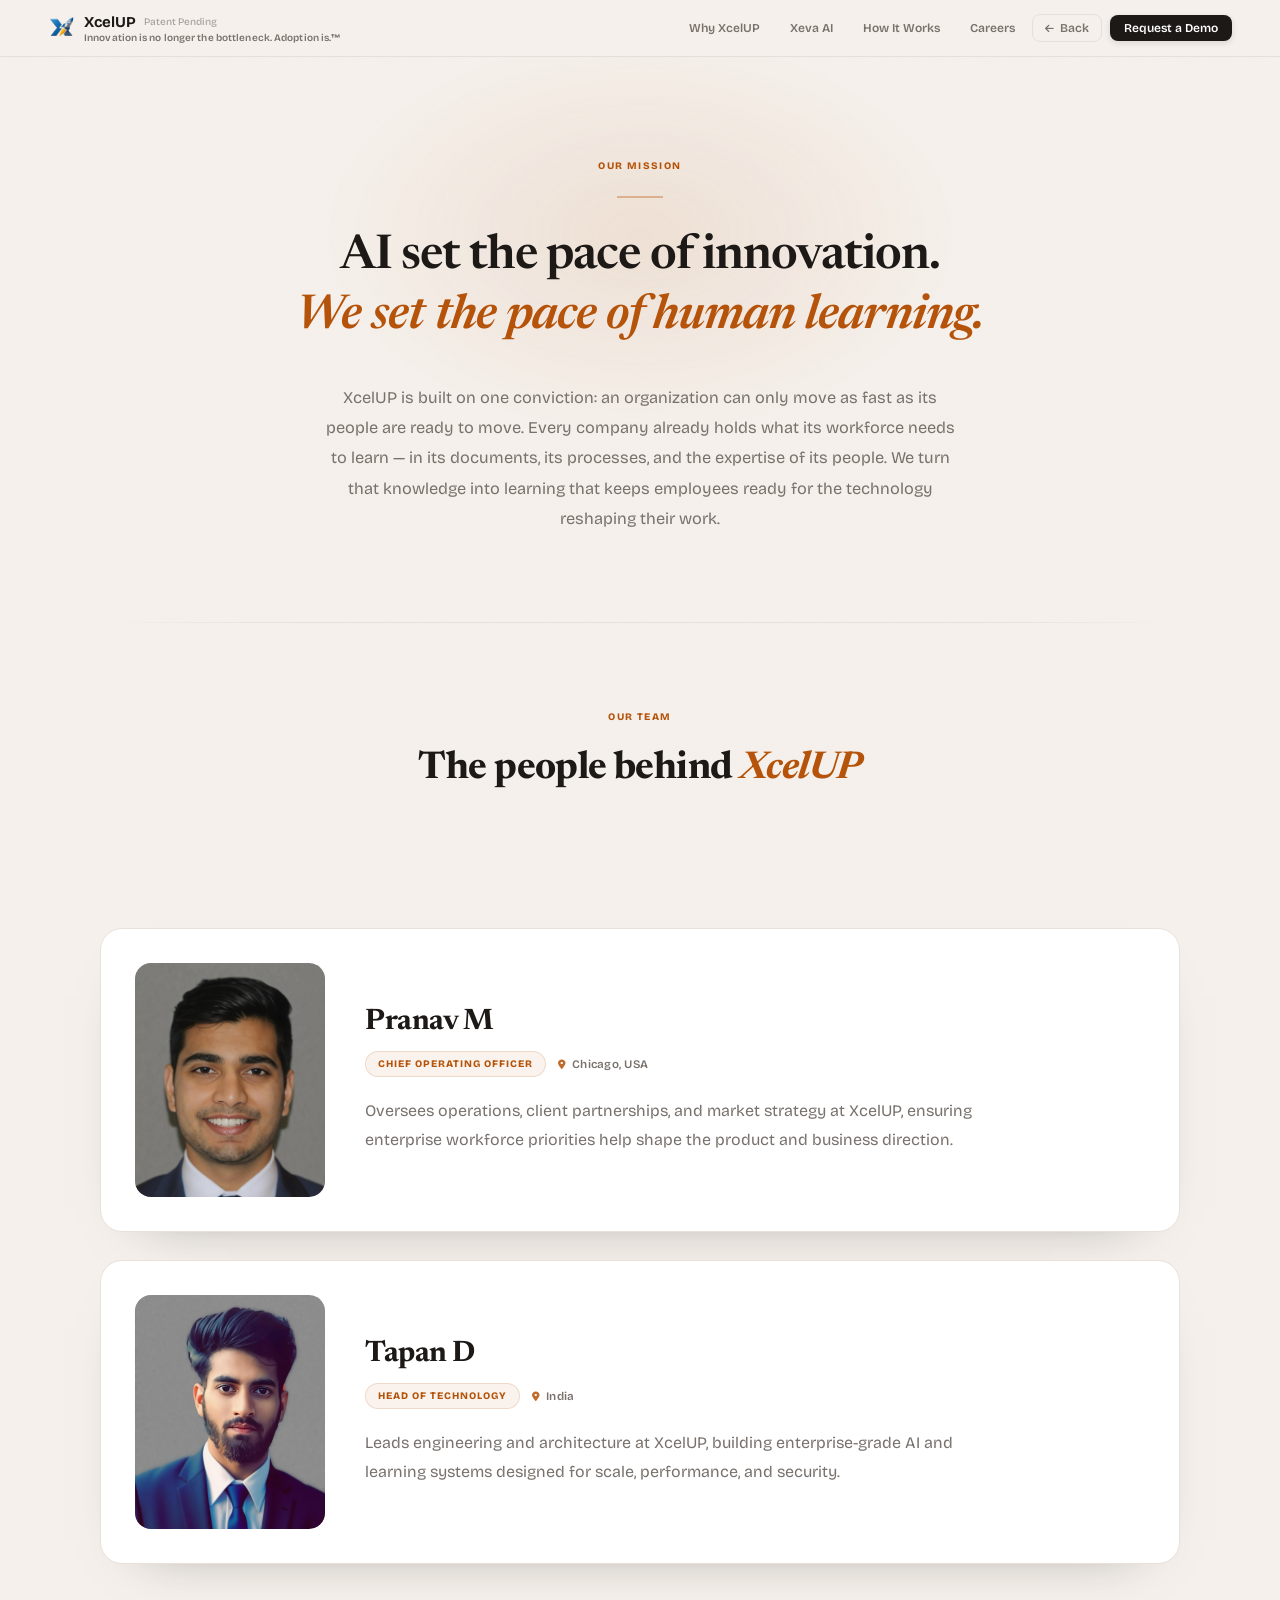
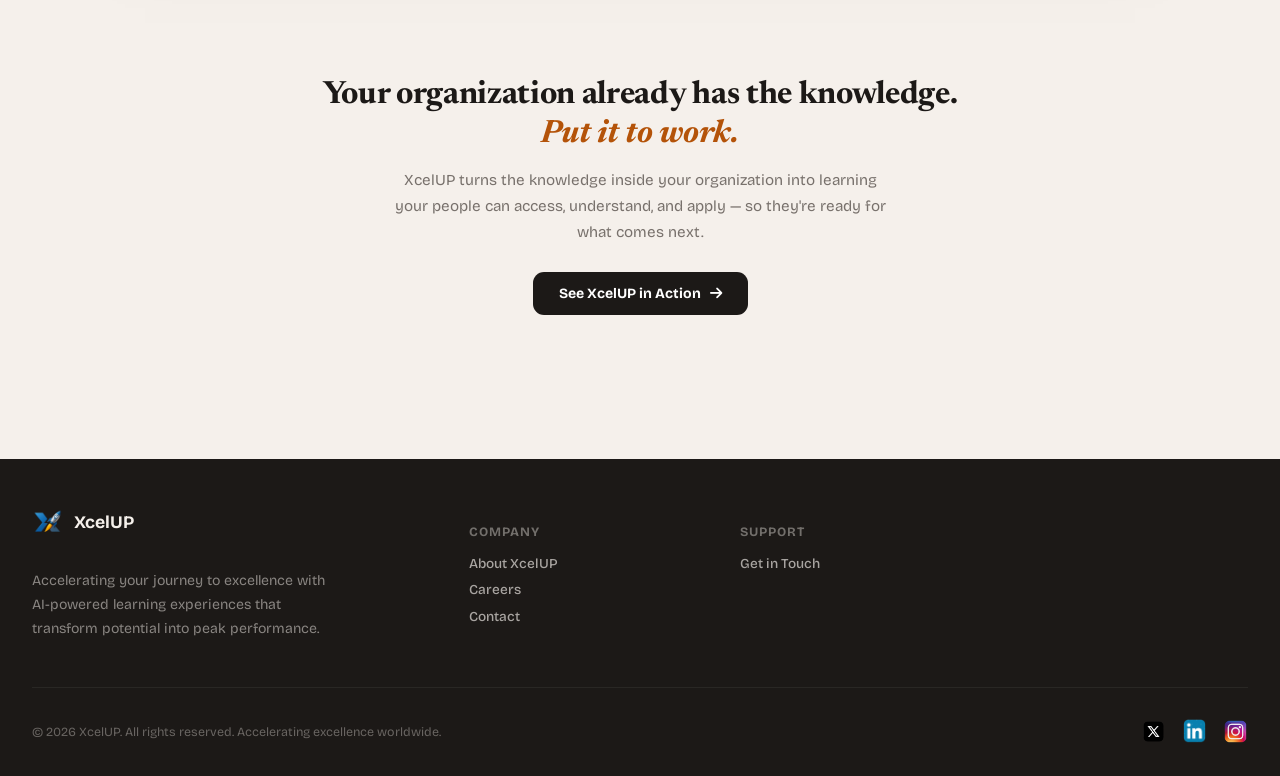
<file: about-xcelup/index.html>
<!DOCTYPE html>
<html lang="en">
<head>
  <meta charset="UTF-8">
  <meta name="viewport" content="width=device-width, initial-scale=1.0">
  <title>About XcelUP — Human Learning at the Speed of AI</title>
  <link rel="icon" type="image/png" href="/images/XcelUP.png">
  <meta name="description" content="XcelUP is the learning platform built to match the speed of human learning to the speed of AI-driven innovation.">
  <link href="https://fonts.googleapis.com/css2?family=Bricolage+Grotesque:wght@400;500;600;700;800&family=Newsreader:ital,wght@0,400;0,600;0,700;1,400&display=swap" rel="stylesheet">
  <link rel="stylesheet" href="https://cdnjs.cloudflare.com/ajax/libs/font-awesome/6.5.2/css/all.min.css">
  <link rel="stylesheet" href="/css/header-standard.css">
  <link rel="stylesheet" href="/css/responsive-standard.css">
  <style>
    :root {
      --bg: #F5F0EB; --dark: #1C1917; --muted: #78716C; --border: #E7E1D9;
      --primary: #B45309; --accent2: #059669;
      --ease: cubic-bezier(.22,.61,.36,1);
    }
    body { font-family: 'Bricolage Grotesque', sans-serif; margin: 0; background: var(--bg); color: var(--dark); overflow-x: hidden; }
    body::before { content:''; position:fixed; inset:0; pointer-events:none; z-index:0; opacity:.025; background-image:url("data:image/svg+xml,%3Csvg viewBox='0 0 256 256' xmlns='http://www.w3.org/2000/svg'%3E%3Cfilter id='n'%3E%3CfeTurbulence type='fractalNoise' baseFrequency='0.9' numOctaves='4' stitchTiles='stitch'/%3E%3C/filter%3E%3Crect width='100%25' height='100%25' filter='url(%23n)' opacity='0.15'/%3E%3C/svg%3E"); background-size:200px; }
    ::selection { background: #FEF3C7; }
    ::-webkit-scrollbar { width: 5px; }
    ::-webkit-scrollbar-thumb { background: rgba(180,83,9,.15); border-radius: 3px; }

    /* Scroll progress */
    .progress { position: fixed; top: 0; left: 0; height: 2px; width: 100%; transform: scaleX(0); transform-origin: 0 50%; background: linear-gradient(90deg, var(--primary), #F59E0B); z-index: 1200; will-change: transform; }

    /* Mission — opens the page */
    .mission { max-width: 900px; margin: 0 auto; padding: 6.5rem 2rem 5.5rem; text-align: center; position: relative; z-index: 1; }
    .hero-glow { position: absolute; top: -18%; left: 50%; width: 900px; height: 560px; transform: translateX(-50%); pointer-events: none; z-index: -1;
      background: radial-gradient(closest-side, rgba(180,83,9,.10), rgba(180,83,9,0) 70%); filter: blur(10px); animation: drift 16s ease-in-out infinite; }
    @keyframes drift {
      0%,100% { transform: translateX(-50%) translateY(0) scale(1); opacity: .9; }
      50%     { transform: translateX(-46%) translateY(18px) scale(1.06); opacity: 1; }
    }
    .label { font-size: 10px; font-weight: 800; text-transform: uppercase; letter-spacing: .14em; color: var(--primary); margin-bottom: 24px; }
    .statement { font-family: 'Newsreader', serif; font-size: 3rem; font-weight: 600; line-height: 1.24; letter-spacing: -.02em; margin: 0 auto 36px; max-width: 860px; }
    .statement .rule { width: 46px; height: 2px; background: var(--primary); opacity: .35; margin: 0 auto 30px; transform: scaleX(0); transform-origin: 50%; transition: transform 1s var(--ease); }
    .statement.lit .rule { transform: scaleX(1); }
    .statement .line { display: block; color: var(--dark); }
    .statement .line.accent { color: var(--primary); font-style: italic; }
    .statement .w { display: inline-block; opacity: .15; transition: opacity .35s linear; }
    .mission-note { font-size: 1.02rem; color: var(--muted); line-height: 1.85; max-width: 640px; margin: 0 auto; }

    .divider { height: 1px; max-width: 1080px; margin: 0 auto; background: linear-gradient(90deg, transparent, var(--border) 18%, var(--border) 82%, transparent); }

    /* Leadership — full width, given room */
    .team-section { max-width: 1080px; margin: 0 auto; padding: 5.5rem 2rem 2rem; position: relative; z-index: 1; }
    .team-head { text-align: center; margin-bottom: 4rem; }
    .team-title { font-family: 'Newsreader', serif; font-size: 2.4rem; font-weight: 700; margin: 0 0 16px; line-height: 1.18; letter-spacing: -.015em; }
    .team-title em { font-style: italic; color: var(--primary); }
    .team-intro { color: var(--muted); line-height: 1.75; font-size: 1rem; margin: 0 auto; max-width: 560px; }

    .leader { display: grid; grid-template-columns: 190px 1fr; gap: 40px; align-items: center; background: white; border: 1px solid var(--border); border-radius: 22px; padding: 34px; margin-bottom: 28px;
      box-shadow: 0 22px 55px -45px rgba(28,25,23,.55); transition: transform .5s var(--ease), box-shadow .5s var(--ease), border-color .5s var(--ease); }
    .leader:hover { transform: translateY(-5px); box-shadow: 0 32px 66px -40px rgba(28,25,23,.5); border-color: rgba(180,83,9,.26); }
    .leader:last-child { margin-bottom: 0; }
    .leader-figure { position: relative; overflow: hidden; border-radius: 16px; background: var(--border); }
    .leader-photo { display: block; width: 100%; height: 234px; object-fit: cover; object-position: center top; transition: transform .8s var(--ease); }
    .leader:hover .leader-photo { transform: scale(1.05); }
    .leader-name { font-family: 'Newsreader', serif; font-size: 1.85rem; font-weight: 700; margin: 0 0 12px; line-height: 1.15; letter-spacing: -.015em; }
    .leader-meta { display: flex; align-items: center; flex-wrap: wrap; gap: 12px; margin-bottom: 20px; }
    .leader-role { display: inline-block; font-size: 10px; font-weight: 800; text-transform: uppercase; letter-spacing: .1em; color: var(--primary); background: rgba(180,83,9,.07); border: 1px solid rgba(180,83,9,.16); padding: 6px 12px; border-radius: 20px; }
    .leader-loc { display: inline-flex; align-items: center; gap: 6px; font-size: 11.5px; font-weight: 600; color: var(--muted); letter-spacing: .02em; }
    .leader-loc i { font-size: 10px; color: var(--primary); opacity: .85; }
    .leader-bio { color: var(--muted); font-size: 1rem; line-height: 1.8; margin: 0; max-width: 620px; }

    /* CTA */
    .cta-section { text-align: center; padding: 5rem 2rem; position: relative; z-index: 1; }
    .cta-section h2 { font-family: 'Newsreader', serif; font-size: 2rem; margin: 0 0 14px; line-height: 1.22; letter-spacing: -.01em; }
    .cta-section h2 em { font-style: italic; color: var(--primary); }
    .cta-section p { color: var(--muted); max-width: 500px; margin: 0 auto 26px; font-size: .95rem; line-height: 1.7; }
    .cta-btn { display: inline-flex; align-items: center; gap: 9px; background: var(--dark); color: white; padding: 13px 26px; border-radius: 11px; font-weight: 700; font-size: .88rem; text-decoration: none; font-family: inherit; border: none; cursor: pointer;
      transition: background .3s ease, transform .3s var(--ease), box-shadow .3s var(--ease); }
    .cta-btn:hover { background: var(--primary); transform: translateY(-2px); box-shadow: 0 14px 28px -16px rgba(180,83,9,.8); }
    .cta-btn i { transition: transform .3s var(--ease); }
    .cta-btn:hover i { transform: translateX(2px); }
    .cta-btn-outline { background: transparent; color: var(--dark); border: 1px solid var(--border); margin-left: 8px; }
    .cta-btn-outline:hover { border-color: var(--primary); color: var(--primary); background: transparent; box-shadow: none; }

    /* Reveal on scroll — only when motion is enabled (content stays visible if JS is off) */
    .motion [data-reveal] { opacity: 0; transform: translateY(28px); }
    .motion [data-reveal].in { opacity: 1; transform: none; transition: opacity .9s var(--ease), transform .9s var(--ease); transition-delay: var(--d, 0ms); }
    .motion [data-reveal="scale"] { transform: translateY(22px) scale(.98); }

    @media (prefers-reduced-motion: reduce) {
      .hero-glow { animation: none; }
      .statement .w { opacity: 1 !important; }
      .leader:hover .leader-photo { transform: none; }
    }

    @media (max-width: 900px) {
      .leader { grid-template-columns: 168px 1fr; gap: 30px; padding: 28px; }
      .leader-photo { height: 208px; }
      .leader-name { font-size: 1.6rem; }
    }

    @media (max-width: 768px) {
      .hero-glow { width: 520px; }
      .mission { padding: 3.5rem 1.5rem 3.5rem; }
      .statement { font-size: 1.85rem; }
      .team-section { padding: 3.5rem 1.5rem 1rem; }
      .team-head { margin-bottom: 2.5rem; }
      .team-title { font-size: 1.75rem; }
      .leader { grid-template-columns: 1fr; gap: 22px; padding: 26px; margin-bottom: 20px; }
      .leader-figure { max-width: 190px; }
      .leader-photo { height: 234px; }
      .cta-section { padding: 3.5rem 1.5rem; }
      .cta-section h2 { font-size: 1.6rem; }
      .cta-btn-outline { margin-left: 0; margin-top: 10px; }
    }
  </style>
</head>
<body>
<div class="progress" id="progress"></div>

<!-- ═══ STATIC HEADER WITH SCROLL LINKS + BACK BUTTON (sub-pages only) ═══ -->
<style>
  .site-nav{position:fixed;top:0;left:0;right:0;z-index:1000;background:var(--bg,#F5F0EB);border-bottom:1px solid rgba(28,25,23,.08);font-family:'Bricolage Grotesque',-apple-system,sans-serif;transition:all .35s cubic-bezier(.22,1,.36,1)}
  .site-nav.scrolled{background:rgba(245,240,235,.82);backdrop-filter:blur(16px) saturate(1.6);-webkit-backdrop-filter:blur(16px) saturate(1.6);border-bottom-color:rgba(28,25,23,.18)}
  .site-nav-in{max-width:1320px;margin:0 auto;padding:0 48px;height:56px;display:flex;align-items:center;gap:4px}
.site-nav-brand{margin-right:auto}
  .site-nav-brand{display:flex;align-items:center;gap:8px;color:#1C1917;text-decoration:none;flex-shrink:0;font-weight:700;font-size:15px}
  .site-nav-brand img{height:28px;width:28px;border-radius:8px}
  .site-nav-logo{display:flex;flex-direction:column;justify-content:center;gap:1px}
  .site-nav-logo .name{display:flex;align-items:center;gap:8px}
  .site-nav-logo .patent{font-size:10px;color:#A8A29E;font-weight:500}
  .site-nav-logo .tag{font-size:10px;font-weight:600;color:#78716C;line-height:1.2;letter-spacing:.1px;white-space:nowrap}
  .site-nav-mid{display:flex;align-items:center;gap:4px;font-size:12px;font-weight:600}
  .site-nav-mid a{color:#78716C;padding:6px 12px;border-radius:8px;border:1px solid transparent;text-decoration:none;transition:all .2s cubic-bezier(.22,1,.36,1);white-space:nowrap}
  .site-nav-mid a:hover{color:#1C1917;border-color:rgba(28,25,23,.08);background:rgba(28,25,23,.02)}
  .site-nav-right{display:flex;align-items:center;gap:8px;flex-shrink:0;font-size:12px;font-weight:600}
  .site-nav-back{display:inline-flex;align-items:center;gap:6px;padding:6px 12px;border-radius:8px;border:1px solid rgba(28,25,23,.08);color:#78716C;background:transparent;text-decoration:none;transition:all .2s cubic-bezier(.22,1,.36,1);font-family:inherit;cursor:pointer;font-size:12px;font-weight:600}
  .site-nav-back:hover{color:#1C1917;border-color:rgba(28,25,23,.18);background:rgba(28,25,23,.02)}
  .site-nav-back i{font-size:10px}
  .site-nav-cta{padding:6px 14px;border-radius:8px;border:none;font-size:12px;font-weight:600;color:#fff;background:#1C1917;text-decoration:none;transition:all .2s cubic-bezier(.22,1,.36,1);box-shadow:0 2px 6px rgba(28,25,23,.12)}
  .site-nav-cta:hover{transform:translateY(-1px);box-shadow:0 4px 12px rgba(0,0,0,.1)}
  .site-nav-burger{display:none;background:none;border:none;font-size:1.25rem;color:#1C1917;cursor:pointer;padding:.5rem;border-radius:8px}
  @media(max-width:900px){
    .site-nav-in{padding:0 24px}
    .site-nav-logo .tag{display:none}
    .site-nav-mid{display:none}
    .site-nav-right{display:none}
    .site-nav-mobile{display:none;position:absolute;top:56px;left:0;right:0;background:#F5F0EB;flex-direction:column;padding:24px;gap:16px;box-shadow:0 16px 48px rgba(0,0,0,.1);border-top:1px solid rgba(28,25,23,.08);border-radius:0 0 16px 16px}
    .site-nav-mobile.open{display:flex}
    .site-nav-mobile a{color:#78716C;padding:8px 12px;text-decoration:none;font-size:13px;font-weight:600;border-radius:8px}
    .site-nav-mobile a:hover{color:#1C1917;background:rgba(28,25,23,.04)}
    .site-nav-mobile .site-nav-cta{background:#1C1917;color:#fff !important;text-align:center;box-shadow:0 2px 6px rgba(28,25,23,.12)}
    .site-nav-burger{display:block}
  }
  @media(min-width:901px){.site-nav-mobile{display:none !important}}
  @media(max-width:640px){.site-nav-logo .tag{display:none}}
</style>

<nav class="site-nav" id="siteNav">
  <div class="site-nav-in">
    <a href="/" class="site-nav-brand">
      <img src="/images/XcelUP.png" alt="XcelUP logo">
      <div class="site-nav-logo">
        <span class="name">XcelUP <span class="patent">Patent Pending</span></span>
        <span class="tag">Innovation is no longer the bottleneck. Adoption is.&trade;</span>
      </div>
    </a>

    <div class="site-nav-mid">
      <a href="/#problem">Why XcelUP</a>
      <a href="/#xeva">Xeva AI</a>
      <a href="/#how-it-works">How It Works</a>
      <a href="/careers">Careers</a>
        </div>

    <div class="site-nav-right">
      <a href="/" class="site-nav-back" title="Back to home">
        <i class="fas fa-arrow-left"></i> Back
      </a>
      <a href="/contact" class="site-nav-cta">Request a Demo</a>
    </div>

    <button class="site-nav-burger" onclick="document.getElementById('siteNavMobile').classList.toggle('open')" aria-label="Menu">
      <i class="fas fa-bars"></i>
    </button>
  </div>

  <div class="site-nav-mobile" id="siteNavMobile">
    <a href="/#problem">Why XcelUP</a>
    <a href="/#xeva">Xeva AI</a>
    <a href="/#how-it-works">How It Works</a>
    <a href="/about-xcelup">About</a>
    <a href="/careers">Careers</a>
    <a href="/" class="site-nav-back"><i class="fas fa-arrow-left"></i> Back to Home</a>
    <a href="/contact" class="site-nav-cta">Request a Demo</a>
  </div>
</nav>
<!-- Spacer so content doesn't hide under fixed nav -->
<div style="height:56px"></div>

<script>
(function(){
  var nav=document.getElementById('siteNav');
  if(!nav)return;
  var ticking=false;
  window.addEventListener('scroll',function(){
    if(!ticking){
      window.requestAnimationFrame(function(){
        if(window.scrollY>50)nav.classList.add('scrolled');
        else nav.classList.remove('scrolled');
        ticking=false;
      });
      ticking=true;
    }
  });
})();
</script>

<!-- Mission -->
<div class="mission">
  <div class="hero-glow"></div>
  <div class="label" data-reveal>Our Mission</div>

  <div class="statement" id="statement">
    <div class="rule"></div>
    <span class="line">AI set the pace of innovation.</span>
    <span class="line accent">We set the pace of human learning.</span>
  </div>

  <p class="mission-note" data-reveal>XcelUP is built on one conviction: an organization can only move as fast as its people are ready to move. Every company already holds what its workforce needs to learn — in its documents, its processes, and the expertise of its people. We turn that knowledge into learning that keeps employees ready for the technology reshaping their work.</p>
</div>

<div class="divider"></div>

<!-- Leadership -->
<div class="team-section">
  <div class="team-head">
    <div class="label" data-reveal>Our Team</div>
    <h2 class="team-title" data-reveal style="--d:80ms">The people behind <em>XcelUP</em></h2>
    <p class="team-intro" data-reveal style="--d:160ms">A passionate team spanning the globe, united by one goal: helping organizations keep their people ready for what comes next.</p>
  </div>

  <div class="leader" data-reveal="scale">
    <div class="leader-figure">
      <img class="leader-photo" src="/images/Pranav.jpeg"
           alt="Pranav M, Chief Operating Officer at XcelUP"
           width="232" height="286" loading="lazy" decoding="async">
    </div>
    <div>
      <h3 class="leader-name">Pranav M</h3>
      <div class="leader-meta">
        <span class="leader-role">Chief Operating Officer</span>
        <span class="leader-loc"><i class="fas fa-location-dot"></i> Chicago, USA</span>
      </div>
      <p class="leader-bio">Oversees operations, client partnerships, and market strategy at XcelUP, ensuring enterprise workforce priorities help shape the product and business direction.</p>
    </div>
  </div>

  <div class="leader" data-reveal="scale">
    <div class="leader-figure">
      <img class="leader-photo" src="/images/Tapan.jpeg"
           alt="Tapan D, Head of Technology at XcelUP"
           width="232" height="286" loading="lazy" decoding="async">
    </div>
    <div>
      <h3 class="leader-name">Tapan D</h3>
      <div class="leader-meta">
        <span class="leader-role">Head of Technology</span>
        <span class="leader-loc"><i class="fas fa-location-dot"></i> India</span>
      </div>
      <p class="leader-bio">Leads engineering and architecture at XcelUP, building enterprise-grade AI and learning systems designed for scale, performance, and security.</p>
    </div>
  </div>

</div>

<!-- CTA -->
<div class="cta-section">
  <h2 data-reveal>Your organization already has the knowledge.<br><em>Put it to work.</em></h2>
  <p data-reveal style="--d:100ms">XcelUP turns the knowledge inside your organization into learning your people can access, understand, and apply — so they're ready for what comes next.</p>
  <div data-reveal style="--d:200ms">
    <a href="/contact" class="cta-btn">See XcelUP in Action <i class="fas fa-arrow-right"></i></a>
  </div>
</div>


<style>
  .site-foot{background:#1C1917;color:#F5F0EB;padding:3rem 0 1.5rem;font-family:'Bricolage Grotesque',-apple-system,sans-serif;margin-top:4rem}
  .site-foot-in{max-width:1400px;margin:0 auto;padding:0 2rem}
  .site-foot-content{display:grid;grid-template-columns:1fr 2fr;gap:3rem;margin-bottom:2rem}
  .site-foot-brand{display:flex;flex-direction:column;gap:1rem}
  .site-foot-logo{display:flex;align-items:center;gap:.6rem;font-weight:700;font-size:1.1rem}
  .site-foot-logo img{height:2rem;width:2rem;border-radius:8px}
  .site-foot-brand p{opacity:.5;line-height:1.7;font-size:.88rem;max-width:300px}
  .site-foot-links{display:grid;grid-template-columns:repeat(3,1fr);gap:2rem}
  .site-foot-links h4{font-weight:700;margin-bottom:1rem;font-size:.8rem;text-transform:uppercase;letter-spacing:.08em;color:rgba(245,240,235,.4)}
  .site-foot-links a{display:block;color:rgba(245,240,235,.65);text-decoration:none;margin-bottom:.6rem;font-size:.85rem;font-weight:500;transition:all .2s}
  .site-foot-links a:hover{color:#F5F0EB;transform:translateX(3px)}
  .site-foot-bottom{display:flex;justify-content:space-between;align-items:center;padding-top:1.5rem;border-top:1px solid rgba(245,240,235,.06);font-size:.78rem;color:rgba(245,240,235,.35)}
  .site-foot-social{display:flex;align-items:center;gap:1rem}
  .site-foot-social a{display:flex;align-items:center;transition:transform .2s}
  .site-foot-social a:hover{transform:scale(1.15)}
  .site-foot-social img{width:25px;height:25px;object-fit:contain}
  @media(max-width:768px){
    .site-foot-content{grid-template-columns:1fr;gap:2rem}
    .site-foot-links{grid-template-columns:1fr 1fr;gap:1.5rem}
    .site-foot-bottom{flex-direction:column;gap:1rem;text-align:center}
  }
</style>

<footer class="site-foot">
  <div class="site-foot-in">
    <div class="site-foot-content">
      <div class="site-foot-brand">
        <div class="site-foot-logo">
          <img src="/images/XcelUP.png" alt="XcelUP">
          <span>XcelUP</span>
        </div>
        <p>Accelerating your journey to excellence with AI-powered learning experiences that transform potential into peak performance.</p>
      </div>
      <div class="site-foot-links">
        <div>
          <h4>Company</h4>
          <a href="/about-xcelup">About XcelUP</a>
          <a href="/careers">Careers</a>
          <a href="/contact">Contact</a>
        </div>
        <div>
  <h4>Support</h4>
  <!-- <a href="/help">Help Center</a> -->
  <a href="/contact">Get in Touch</a>
</div>
      
      </div>
    </div>
    <div class="site-foot-bottom">
      <p>&copy; 2026 XcelUP. All rights reserved. Accelerating excellence worldwide.</p>
      <div class="site-foot-social">
        <a href="https://x.com/goxcelup" target="_blank" rel="noopener" aria-label="Twitter/X"><img src="/images/twitter.png" alt="Twitter"></a>
        <a href="https://www.linkedin.com/company/xcelup-learning/" target="_blank" rel="noopener" aria-label="LinkedIn"><img src="/images/linkedin.png" alt="LinkedIn"></a>
        <a href="https://www.instagram.com/goxcelup" target="_blank" rel="noopener" aria-label="Instagram"><img src="/images/instagram.png" alt="Instagram"></a>
      </div>
    </div>
  </div>
</footer>

<script>
(function () {
  var reduced = window.matchMedia && window.matchMedia('(prefers-reduced-motion: reduce)').matches;
  if (!reduced) document.documentElement.classList.add('motion');

  /* 1. Reveal on scroll */
  var revealables = document.querySelectorAll('[data-reveal]');
  if (!reduced && 'IntersectionObserver' in window) {
    var io = new IntersectionObserver(function (entries) {
      entries.forEach(function (e) {
        if (e.isIntersecting) { e.target.classList.add('in'); io.unobserve(e.target); }
      });
    }, { rootMargin: '0px 0px -12% 0px', threshold: 0.12 });
    revealables.forEach(function (el) { io.observe(el); });
  } else {
    revealables.forEach(function (el) { el.classList.add('in'); });
  }

  /* 2. Split the mission statement into words so they light up with scroll */
  var stmt = document.getElementById('statement');
  var words = [];
  if (stmt) {
    stmt.querySelectorAll('.line').forEach(function (line) {
      var frag = document.createDocumentFragment();
      line.textContent.trim().split(/\s+/).forEach(function (w, i, arr) {
        var s = document.createElement('span');
        s.className = 'w';
        s.textContent = w;
        frag.appendChild(s);
        if (i < arr.length - 1) frag.appendChild(document.createTextNode(' '));
        words.push(s);
      });
      line.textContent = '';
      line.appendChild(frag);
    });
    if (reduced) { stmt.classList.add('lit'); words.forEach(function (w) { w.style.opacity = 1; }); }
  }

  /* The statement now opens the page, so if it is already on screen at load
     it lights on a timer — there is no scroll distance to drive it. */
  var autoLit = false;
  if (stmt && words.length && !reduced && stmt.getBoundingClientRect().top < window.innerHeight * 0.8) {
    autoLit = true;
    stmt.classList.add('lit');
    words.forEach(function (w, i) {
      setTimeout(function () { w.style.opacity = 1; }, 300 + i * 80);
    });
  }

  /* 3. Scroll-driven work: progress bar + statement lighting */
  var bar = document.getElementById('progress');
  var ticking = false;

  function frame() {
    ticking = false;
    var vh = window.innerHeight;

    if (bar) {
      var h = document.documentElement.scrollHeight - vh;
      bar.style.transform = 'scaleX(' + (h > 0 ? Math.min(window.scrollY / h, 1) : 0) + ')';
    }

    if (stmt && words.length && !reduced && !autoLit) {
      var r = stmt.getBoundingClientRect();
      var p = (vh * 0.9 - r.top) / (vh * 0.5);
      p = p < 0 ? 0 : p > 1 ? 1 : p;
      if (p > 0.02) stmt.classList.add('lit');
      var span = words.length + 2;
      words.forEach(function (w, i) {
        var t = p * span - i;
        t = t < 0 ? 0 : t > 1 ? 1 : t;
        w.style.opacity = (0.15 + 0.85 * t).toFixed(3);
      });
    }
  }

  function onScroll() { if (!ticking) { ticking = true; requestAnimationFrame(frame); } }
  window.addEventListener('scroll', onScroll, { passive: true });
  window.addEventListener('resize', onScroll, { passive: true });
  frame();
})();
</script>
</body>
</html>
</file>
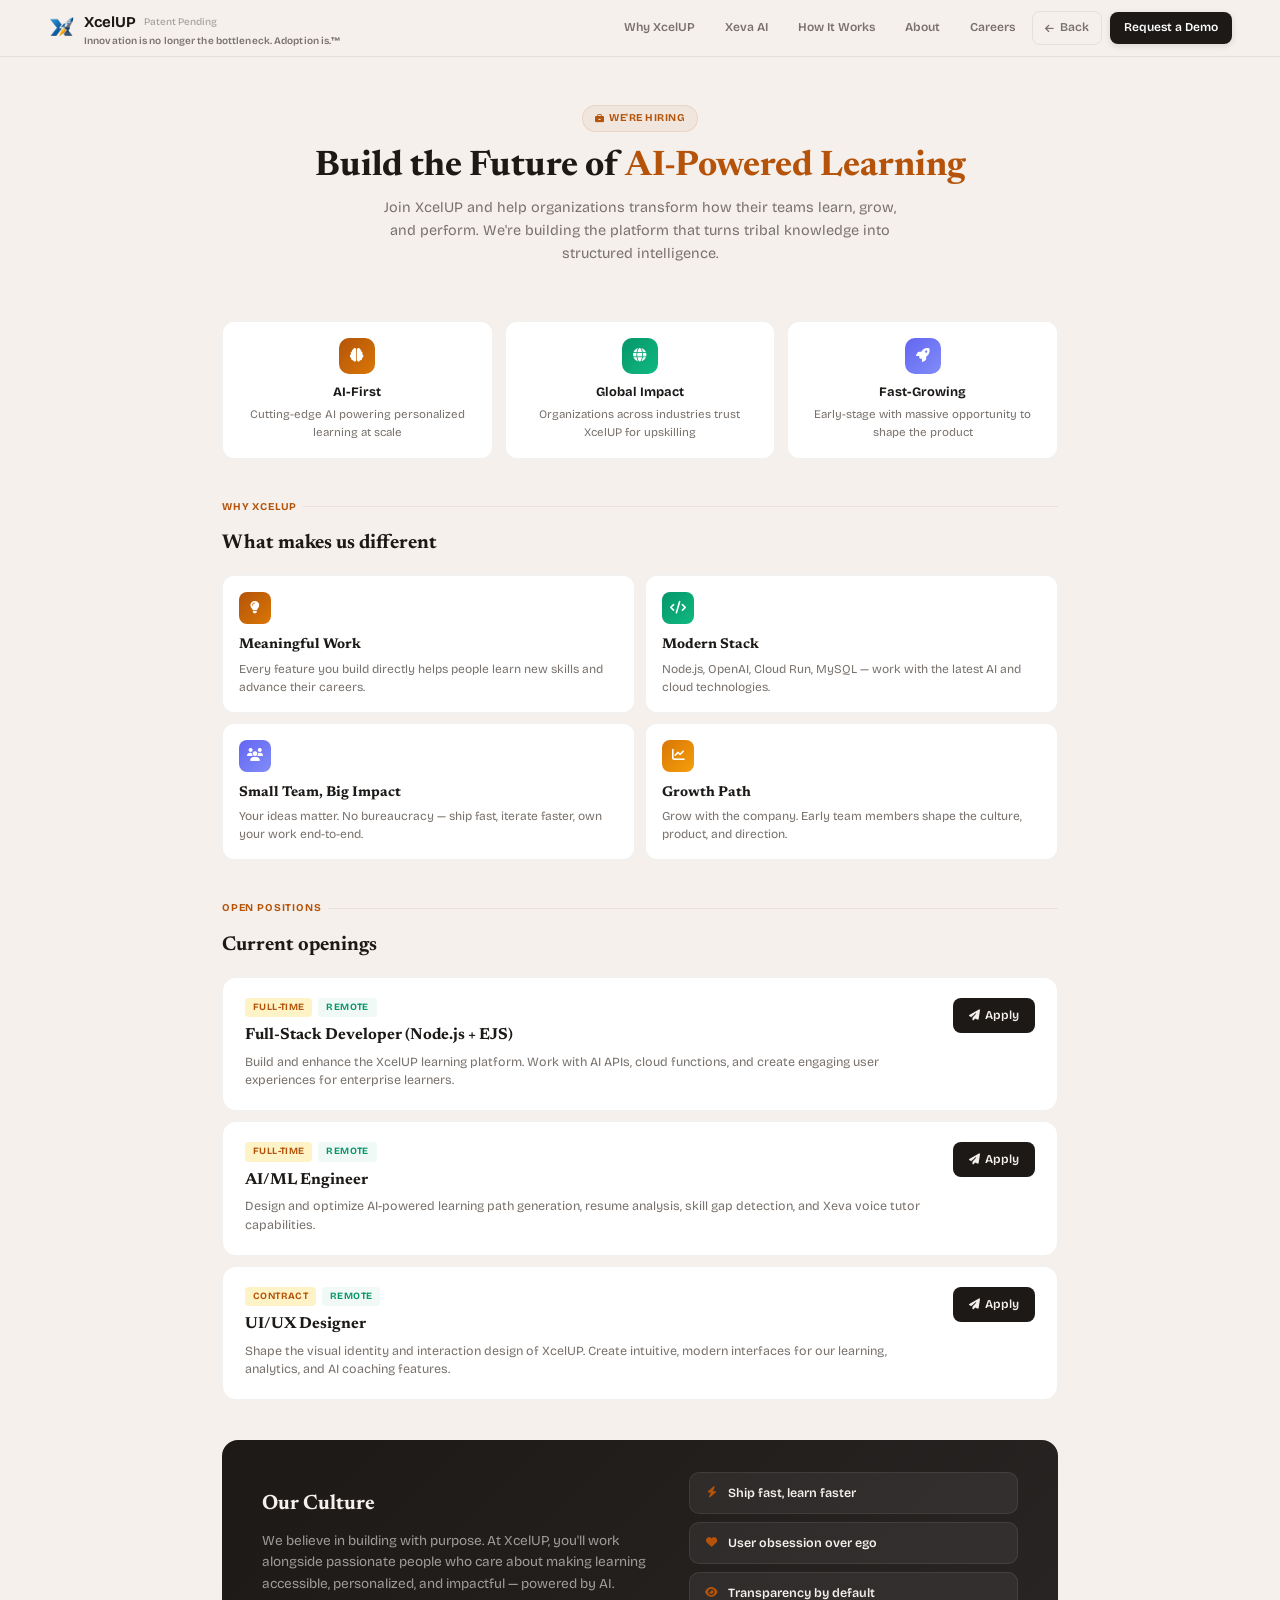
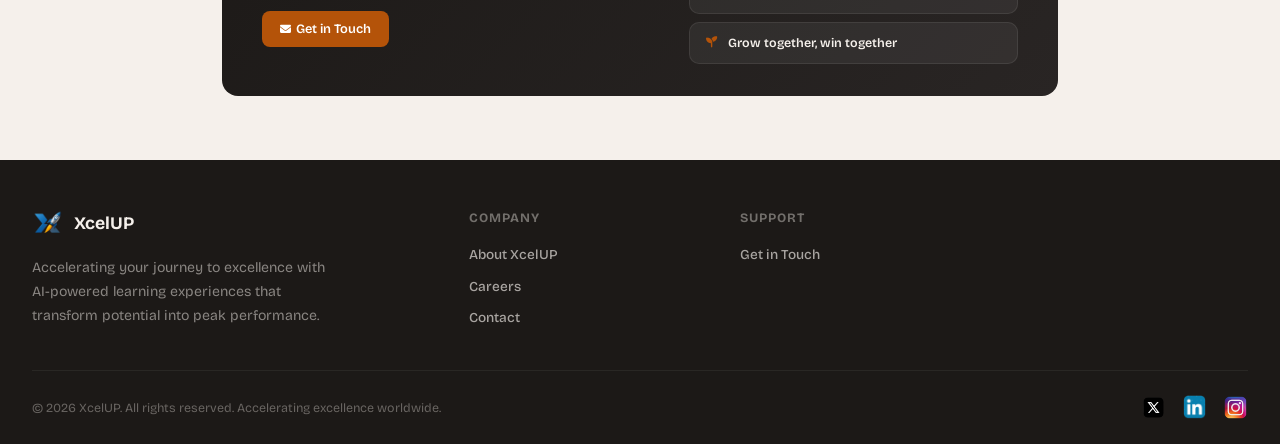
<file: careers/index.html>
<!DOCTYPE html>
<html lang="en">
<head>
  <meta charset="UTF-8">
  <meta name="viewport" content="width=device-width, initial-scale=1.0">
  <title>Careers - XcelUP</title>
  <link rel="icon" type="image/png" href="/images/XcelUP.png">
  <link rel="preconnect" href="https://fonts.googleapis.com">
  <link rel="preconnect" href="https://fonts.gstatic.com" crossorigin>
  <link href="https://fonts.googleapis.com/css2?family=Bricolage+Grotesque:wght@400;500;600;700;800&family=Newsreader:ital,wght@0,400;0,600;0,700;1,400&display=swap" rel="stylesheet">
  <link rel="stylesheet" href="https://cdnjs.cloudflare.com/ajax/libs/font-awesome/6.5.2/css/all.min.css">
  <style>
    *,*::before,*::after { box-sizing:border-box; margin:0; padding:0; }
    ::selection { background:#FEF3C7; color:#1C1917; }
    ::-webkit-scrollbar { width:6px; }
    ::-webkit-scrollbar-track { background:transparent; }
    ::-webkit-scrollbar-thumb { background:rgba(168,162,158,.3); border-radius:3px; }
    html { scrollbar-width:thin; scrollbar-color:rgba(168,162,158,.3) transparent; }

    body {
      font-family:'Bricolage Grotesque',-apple-system,sans-serif;
      background:#F5F0EB;
      color:#1C1917;
      line-height:1.6;
    }

    .careers-container { max-width:900px; margin:0 auto; padding:0 2rem; }

    /* ── Hero ── */
    .careers-hero {
      text-align:center;
      padding:3rem 0 2rem;
    }
    .careers-hero-badge {
      display:inline-flex; align-items:center; gap:5px;
      padding:4px 12px; background:rgba(180,83,9,.06); border:1px solid rgba(180,83,9,.12);
      border-radius:999px; font-size:.65rem; font-weight:700; color:#B45309;
      letter-spacing:.05em; text-transform:uppercase; margin-bottom:14px;
    }
    .careers-hero h1 {
      font-family:'Newsreader',Georgia,serif;
      font-size:clamp(1.6rem,3.5vw,2.2rem);
      font-weight:700; color:#1C1917; margin-bottom:.5rem; line-height:1.2;
    }
    .careers-hero h1 span { color:#B45309; }
    .careers-hero p {
      font-size:.9rem; color:#78716C; max-width:520px; margin:0 auto 1.5rem;
    }

    /* ── Mission strip ── */
    .mission-strip {
      display:grid; grid-template-columns:repeat(3,1fr); gap:12px;
      margin-bottom:2.5rem;
    }
    .mission-item {
      background:#fff; border:1px solid rgba(28,25,23,.06); border-radius:12px;
      padding:16px; text-align:center;
    }
    .mission-icon {
      width:36px; height:36px; border-radius:10px;
      display:flex; align-items:center; justify-content:center;
      margin:0 auto 8px; font-size:.85rem; color:#fff;
    }
    .mission-item h4 { font-size:.8rem; font-weight:700; margin-bottom:2px; }
    .mission-item p { font-size:.72rem; color:#78716C; }

    /* ── Why XcelUP ── */
    .why-section { margin-bottom:2.5rem; }
    .section-label {
      font-size:.65rem; font-weight:700; text-transform:uppercase; letter-spacing:.08em;
      color:#B45309; margin-bottom:.75rem;
      display:flex; align-items:center; gap:6px;
    }
    .section-label::after { content:''; flex:1; height:1px; background:#E7E1D9; }
    .section-title {
      font-family:'Newsreader',Georgia,serif;
      font-size:1.25rem; font-weight:700; margin-bottom:1rem;
    }
    .why-grid {
      display:grid; grid-template-columns:repeat(2,1fr); gap:10px;
    }
    .why-card {
      background:#fff; border:1px solid rgba(28,25,23,.06); border-radius:12px;
      padding:16px; transition:all .2s;
    }
    .why-card:hover { border-color:rgba(180,83,9,.15); box-shadow:0 2px 12px rgba(0,0,0,.04); transform:translateY(-1px); }
    .why-card-icon {
      width:32px; height:32px; border-radius:8px;
      display:flex; align-items:center; justify-content:center;
      font-size:.8rem; color:#fff; margin-bottom:10px;
    }
    .why-card h4 { font-family:'Newsreader',Georgia,serif; font-size:.88rem; font-weight:700; margin-bottom:3px; }
    .why-card p { font-size:.75rem; color:#78716C; line-height:1.5; }

    /* ── Open Roles ── */
    .roles-section { margin-bottom:2.5rem; }
    .role-card {
      background:#fff; border:1px solid rgba(28,25,23,.06); border-radius:14px;
      padding:20px 22px; margin-bottom:10px; display:flex; align-items:flex-start;
      justify-content:space-between; gap:16px; transition:all .2s;
    }
    .role-card:hover { border-color:rgba(180,83,9,.2); box-shadow:0 2px 12px rgba(0,0,0,.04); }
    .role-info { flex:1; }
    .role-badges { display:flex; gap:6px; margin-bottom:6px; flex-wrap:wrap; }
    .role-badge {
      font-size:.6rem; font-weight:700; padding:2px 8px; border-radius:4px;
      text-transform:uppercase; letter-spacing:.04em;
    }
    .role-badge-type { background:#FEF3C7; color:#B45309; }
    .role-badge-loc { background:rgba(5,150,105,.06); color:#059669; }
    .role-title { font-family:'Newsreader',Georgia,serif; font-size:1rem; font-weight:700; margin-bottom:4px; }
    .role-desc { font-size:.78rem; color:#78716C; line-height:1.5; }
    .role-apply {
      display:flex; align-items:center; gap:5px;
      padding:8px 16px; background:#1C1917; color:#F5F0EB; border:none; border-radius:8px;
      font-family:inherit; font-size:.75rem; font-weight:600; cursor:pointer;
      text-decoration:none; white-space:nowrap; transition:all .2s; flex-shrink:0;
    }
    .role-apply:hover { background:#292524; transform:translateY(-1px); }

    /* ── Culture ── */
    .culture-section { margin-bottom:2.5rem; }
    .culture-card {
      background:linear-gradient(135deg,#1C1917 0%,#292524 100%);
      border-radius:16px; padding:2rem 2.5rem; color:#F5F0EB;
      display:grid; grid-template-columns:1.2fr 1fr; gap:2rem; align-items:center;
    }
    .culture-card h3 {
      font-family:'Newsreader',Georgia,serif;
      font-size:1.3rem; font-weight:700; margin-bottom:.5rem; color:#F5F0EB;
    }
    .culture-card p { font-size:.85rem; color:rgba(245,240,235,.6); line-height:1.6; margin-bottom:1rem; }
    .culture-card a {
      display:inline-flex; align-items:center; gap:5px;
      padding:8px 18px; background:#B45309; color:#fff; border-radius:8px;
      font-size:.8rem; font-weight:600; text-decoration:none; transition:all .2s;
    }
    .culture-card a:hover { background:#D97706; }
    .culture-values { display:flex; flex-direction:column; gap:8px; }
    .culture-value {
      display:flex; align-items:center; gap:8px;
      padding:10px 14px; background:rgba(255,255,255,.06); border-radius:10px;
      border:1px solid rgba(255,255,255,.08); font-size:.78rem; font-weight:600;
    }
    .culture-value i { color:#B45309; font-size:.7rem; width:16px; text-align:center; }

    /* ── No openings fallback ── */
    .no-roles {
      text-align:center; padding:2rem; background:#fff;
      border:1px dashed #E7E1D9; border-radius:14px;
    }
    .no-roles p { font-size:.85rem; color:#78716C; }
    .no-roles a { color:#B45309; font-weight:600; text-decoration:none; }

    @media (max-width:768px) {
      .careers-container { padding:0 1.25rem; }
      .mission-strip { grid-template-columns:1fr; }
      .why-grid { grid-template-columns:1fr; }
      .culture-card { grid-template-columns:1fr; }
      .role-card { flex-direction:column; }
      .role-apply { width:100%; justify-content:center; }
    }
  </style>
</head>
<body>

<!-- ═══ STATIC HEADER WITH SCROLL LINKS + BACK BUTTON (sub-pages only) ═══ -->
<style>
  .site-nav{position:fixed;top:0;left:0;right:0;z-index:1000;background:var(--bg,#F5F0EB);border-bottom:1px solid rgba(28,25,23,.08);font-family:'Bricolage Grotesque',-apple-system,sans-serif;transition:all .35s cubic-bezier(.22,1,.36,1)}
  .site-nav.scrolled{background:rgba(245,240,235,.82);backdrop-filter:blur(16px) saturate(1.6);-webkit-backdrop-filter:blur(16px) saturate(1.6);border-bottom-color:rgba(28,25,23,.18)}
  .site-nav-in{max-width:1320px;margin:0 auto;padding:0 48px;height:56px;display:flex;align-items:center;gap:4px}
.site-nav-brand{margin-right:auto}
.site-nav-brand{display:flex;align-items:center;gap:8px;color:#1C1917;text-decoration:none;flex-shrink:0;font-weight:700;font-size:15px}
  .site-nav-brand img{height:28px;width:28px;border-radius:8px}
  .site-nav-logo{display:flex;flex-direction:column;justify-content:center;gap:1px}
  .site-nav-logo .name{display:flex;align-items:center;gap:8px}
  .site-nav-logo .patent{font-size:10px;color:#A8A29E;font-weight:500}
  .site-nav-logo .tag{font-size:10px;font-weight:600;color:#78716C;line-height:1.2;letter-spacing:.1px;white-space:nowrap}
  .site-nav-mid{display:flex;align-items:center;gap:4px;font-size:12px;font-weight:600}
  .site-nav-mid a{color:#78716C;padding:6px 12px;border-radius:8px;border:1px solid transparent;text-decoration:none;transition:all .2s cubic-bezier(.22,1,.36,1);white-space:nowrap}
  .site-nav-mid a:hover{color:#1C1917;border-color:rgba(28,25,23,.08);background:rgba(28,25,23,.02)}
  .site-nav-right{display:flex;align-items:center;gap:8px;flex-shrink:0;font-size:12px;font-weight:600}
  .site-nav-back{display:inline-flex;align-items:center;gap:6px;padding:6px 12px;border-radius:8px;border:1px solid rgba(28,25,23,.08);color:#78716C;background:transparent;text-decoration:none;transition:all .2s cubic-bezier(.22,1,.36,1);font-family:inherit;cursor:pointer;font-size:12px;font-weight:600}
  .site-nav-back:hover{color:#1C1917;border-color:rgba(28,25,23,.18);background:rgba(28,25,23,.02)}
  .site-nav-back i{font-size:10px}
  .site-nav-cta{padding:6px 14px;border-radius:8px;border:none;font-size:12px;font-weight:600;color:#fff;background:#1C1917;text-decoration:none;transition:all .2s cubic-bezier(.22,1,.36,1);box-shadow:0 2px 6px rgba(28,25,23,.12)}
  .site-nav-cta:hover{transform:translateY(-1px);box-shadow:0 4px 12px rgba(0,0,0,.1)}
  .site-nav-burger{display:none;background:none;border:none;font-size:1.25rem;color:#1C1917;cursor:pointer;padding:.5rem;border-radius:8px}
  @media(max-width:900px){
    .site-nav-in{padding:0 24px}
    .site-nav-logo .tag{display:none}
    .site-nav-mid{display:none}
    .site-nav-right{display:none}
    .site-nav-mobile{display:none;position:absolute;top:56px;left:0;right:0;background:#F5F0EB;flex-direction:column;padding:24px;gap:16px;box-shadow:0 16px 48px rgba(0,0,0,.1);border-top:1px solid rgba(28,25,23,.08);border-radius:0 0 16px 16px}
    .site-nav-mobile.open{display:flex}
    .site-nav-mobile a{color:#78716C;padding:8px 12px;text-decoration:none;font-size:13px;font-weight:600;border-radius:8px}
    .site-nav-mobile a:hover{color:#1C1917;background:rgba(28,25,23,.04)}
    .site-nav-mobile .site-nav-cta{background:#1C1917;color:#fff !important;text-align:center;box-shadow:0 2px 6px rgba(28,25,23,.12)}
    .site-nav-burger{display:block}
  }
  @media(min-width:901px){.site-nav-mobile{display:none !important}}
  @media(max-width:640px){.site-nav-logo .tag{display:none}}
</style>

<nav class="site-nav" id="siteNav">
  <div class="site-nav-in">
    <a href="/" class="site-nav-brand">
      <img src="/images/XcelUP.png" alt="XcelUP logo">
      <div class="site-nav-logo">
        <span class="name">XcelUP <span class="patent">Patent Pending</span></span>
        <span class="tag">Innovation is no longer the bottleneck. Adoption is.&trade;</span>
      </div>
    </a>

    <div class="site-nav-mid">
      <a href="/#problem">Why XcelUP</a>
      <a href="/#xeva">Xeva AI</a>
      <a href="/#how-it-works">How It Works</a>
      <a href="/about-xcelup">About</a>
      <a href="/careers">Careers</a>
    </div>

    <div class="site-nav-right">
      <a href="/" class="site-nav-back" title="Back to home">
        <i class="fas fa-arrow-left"></i> Back
      </a>
      <a href="/contact" class="site-nav-cta">Request a Demo</a>
    </div>

    <button class="site-nav-burger" onclick="document.getElementById('siteNavMobile').classList.toggle('open')" aria-label="Menu">
      <i class="fas fa-bars"></i>
    </button>
  </div>

  <div class="site-nav-mobile" id="siteNavMobile">
    <a href="/#problem">Why XcelUP</a>
    <a href="/#xeva">Xeva AI</a>
    <a href="/#how-it-works">How It Works</a>
    <a href="/about-xcelup">About</a>
    <a href="/careers">Careers</a>
    <a href="/help">Help</a>
    <a href="/" class="site-nav-back"><i class="fas fa-arrow-left"></i> Back to Home</a>
    <a href="/contact" class="site-nav-cta">Request a Demo</a>
  </div>
</nav>
<!-- Spacer so content doesn't hide under fixed nav -->
<div style="height:56px"></div>

<script>
(function(){
  var nav=document.getElementById('siteNav');
  if(!nav)return;
  var ticking=false;
  window.addEventListener('scroll',function(){
    if(!ticking){
      window.requestAnimationFrame(function(){
        if(window.scrollY>50)nav.classList.add('scrolled');
        else nav.classList.remove('scrolled');
        ticking=false;
      });
      ticking=true;
    }
  });
})();
</script>

<div class="careers-container">

  <!-- Hero -->
  <div class="careers-hero">
    <div class="careers-hero-badge"><i class="fas fa-briefcase" style="font-size:9px;"></i> We're Hiring</div>
    <h1>Build the Future of <span>AI-Powered Learning</span></h1>
    <p>Join XcelUP and help organizations transform how their teams learn, grow, and perform. We're building the platform that turns tribal knowledge into structured intelligence.</p>
  </div>

  <!-- Mission strip -->
  <div class="mission-strip">
    <div class="mission-item">
      <div class="mission-icon" style="background:linear-gradient(135deg,#B45309,#D97706);"><i class="fas fa-brain"></i></div>
      <h4>AI-First</h4>
      <p>Cutting-edge AI powering personalized learning at scale</p>
    </div>
    <div class="mission-item">
      <div class="mission-icon" style="background:linear-gradient(135deg,#059669,#10B981);"><i class="fas fa-globe"></i></div>
      <h4>Global Impact</h4>
      <p>Organizations across industries trust XcelUP for upskilling</p>
    </div>
    <div class="mission-item">
      <div class="mission-icon" style="background:linear-gradient(135deg,#6366F1,#818CF8);"><i class="fas fa-rocket"></i></div>
      <h4>Fast-Growing</h4>
      <p>Early-stage with massive opportunity to shape the product</p>
    </div>
  </div>

  <!-- Why XcelUP -->
  <div class="why-section">
    <div class="section-label">Why XcelUP</div>
    <h2 class="section-title">What makes us different</h2>
    <div class="why-grid">
      <div class="why-card">
        <div class="why-card-icon" style="background:linear-gradient(135deg,#B45309,#D97706);"><i class="fas fa-lightbulb"></i></div>
        <h4>Meaningful Work</h4>
        <p>Every feature you build directly helps people learn new skills and advance their careers.</p>
      </div>
      <div class="why-card">
        <div class="why-card-icon" style="background:linear-gradient(135deg,#059669,#10B981);"><i class="fas fa-code"></i></div>
        <h4>Modern Stack</h4>
        <p>Node.js, OpenAI, Cloud Run, MySQL — work with the latest AI and cloud technologies.</p>
      </div>
      <div class="why-card">
        <div class="why-card-icon" style="background:linear-gradient(135deg,#6366F1,#818CF8);"><i class="fas fa-users"></i></div>
        <h4>Small Team, Big Impact</h4>
        <p>Your ideas matter. No bureaucracy — ship fast, iterate faster, own your work end-to-end.</p>
      </div>
      <div class="why-card">
        <div class="why-card-icon" style="background:linear-gradient(135deg,#D97706,#F59E0B);"><i class="fas fa-chart-line"></i></div>
        <h4>Growth Path</h4>
        <p>Grow with the company. Early team members shape the culture, product, and direction.</p>
      </div>
    </div>
  </div>

  <!-- Open Roles -->
  <div class="roles-section" id="jobs">
    <div class="section-label">Open Positions</div>
    <h2 class="section-title">Current openings</h2>

    <div class="role-card">
      <div class="role-info">
        <div class="role-badges">
          <span class="role-badge role-badge-type">Full-Time</span>
          <span class="role-badge role-badge-loc">Remote</span>
        </div>
        <h3 class="role-title">Full-Stack Developer (Node.js + EJS)</h3>
        <p class="role-desc">Build and enhance the XcelUP learning platform. Work with AI APIs, cloud functions, and create engaging user experiences for enterprise learners.</p>
      </div>
      <a href="mailto:careers@xcelup.com?subject=Application: Full-Stack Developer" class="role-apply">
        <i class="fas fa-paper-plane" style="font-size:11px;"></i> Apply
      </a>
    </div>

    <div class="role-card">
      <div class="role-info">
        <div class="role-badges">
          <span class="role-badge role-badge-type">Full-Time</span>
          <span class="role-badge role-badge-loc">Remote</span>
        </div>
        <h3 class="role-title">AI/ML Engineer</h3>
        <p class="role-desc">Design and optimize AI-powered learning path generation, resume analysis, skill gap detection, and Xeva voice tutor capabilities.</p>
      </div>
      <a href="mailto:careers@xcelup.com?subject=Application: AI/ML Engineer" class="role-apply">
        <i class="fas fa-paper-plane" style="font-size:11px;"></i> Apply
      </a>
    </div>

    <div class="role-card">
      <div class="role-info">
        <div class="role-badges">
          <span class="role-badge role-badge-type">Contract</span>
          <span class="role-badge role-badge-loc">Remote</span>
        </div>
        <h3 class="role-title">UI/UX Designer</h3>
        <p class="role-desc">Shape the visual identity and interaction design of XcelUP. Create intuitive, modern interfaces for our learning, analytics, and AI coaching features.</p>
      </div>
      <a href="mailto:careers@xcelup.com?subject=Application: UI/UX Designer" class="role-apply">
        <i class="fas fa-paper-plane" style="font-size:11px;"></i> Apply
      </a>
    </div>

    <!-- Fallback if no roles -->
    <!--
    <div class="no-roles">
      <p>No open positions right now. Drop us your resume at <a href="mailto:careers@xcelup.com">careers@xcelup.com</a> — we'll reach out when something fits.</p>
    </div>
    -->
  </div>

  <!-- Culture banner -->
  <div class="culture-section">
    <div class="culture-card">
      <div>
        <h3>Our Culture</h3>
        <p>We believe in building with purpose. At XcelUP, you'll work alongside passionate people who care about making learning accessible, personalized, and impactful — powered by AI.</p>
        <a href="mailto:careers@xcelup.com"><i class="fas fa-envelope" style="font-size:11px;"></i> Get in Touch</a>
      </div>
      <div class="culture-values">
        <div class="culture-value"><i class="fas fa-bolt"></i> Ship fast, learn faster</div>
        <div class="culture-value"><i class="fas fa-heart"></i> User obsession over ego</div>
        <div class="culture-value"><i class="fas fa-eye"></i> Transparency by default</div>
        <div class="culture-value"><i class="fas fa-seedling"></i> Grow together, win together</div>
      </div>
    </div>
  </div>

</div>


<style>
  .site-foot{background:#1C1917;color:#F5F0EB;padding:3rem 0 1.5rem;font-family:'Bricolage Grotesque',-apple-system,sans-serif;margin-top:4rem}
  .site-foot-in{max-width:1400px;margin:0 auto;padding:0 2rem}
  .site-foot-content{display:grid;grid-template-columns:1fr 2fr;gap:3rem;margin-bottom:2rem}
  .site-foot-brand{display:flex;flex-direction:column;gap:1rem}
  .site-foot-logo{display:flex;align-items:center;gap:.6rem;font-weight:700;font-size:1.1rem}
  .site-foot-logo img{height:2rem;width:2rem;border-radius:8px}
  .site-foot-brand p{opacity:.5;line-height:1.7;font-size:.88rem;max-width:300px}
  .site-foot-links{display:grid;grid-template-columns:repeat(3,1fr);gap:2rem}
  .site-foot-links h4{font-weight:700;margin-bottom:1rem;font-size:.8rem;text-transform:uppercase;letter-spacing:.08em;color:rgba(245,240,235,.4)}
  .site-foot-links a{display:block;color:rgba(245,240,235,.65);text-decoration:none;margin-bottom:.6rem;font-size:.85rem;font-weight:500;transition:all .2s}
  .site-foot-links a:hover{color:#F5F0EB;transform:translateX(3px)}
  .site-foot-bottom{display:flex;justify-content:space-between;align-items:center;padding-top:1.5rem;border-top:1px solid rgba(245,240,235,.06);font-size:.78rem;color:rgba(245,240,235,.35)}
  .site-foot-social{display:flex;align-items:center;gap:1rem}
  .site-foot-social a{display:flex;align-items:center;transition:transform .2s}
  .site-foot-social a:hover{transform:scale(1.15)}
  .site-foot-social img{width:25px;height:25px;object-fit:contain}
  @media(max-width:768px){
    .site-foot-content{grid-template-columns:1fr;gap:2rem}
    .site-foot-links{grid-template-columns:1fr 1fr;gap:1.5rem}
    .site-foot-bottom{flex-direction:column;gap:1rem;text-align:center}
  }
</style>

<footer class="site-foot">
  <div class="site-foot-in">
    <div class="site-foot-content">
      <div class="site-foot-brand">
        <div class="site-foot-logo">
          <img src="/images/XcelUP.png" alt="XcelUP">
          <span>XcelUP</span>
        </div>
        <p>Accelerating your journey to excellence with AI-powered learning experiences that transform potential into peak performance.</p>
      </div>
      <div class="site-foot-links">
        <div>
          <h4>Company</h4>
          <a href="/about-xcelup">About XcelUP</a>
          <a href="/careers">Careers</a>
          <a href="/contact">Contact</a>
        </div>
        <div>
  <h4>Support</h4>
  <!-- <a href="/help">Help Center</a> -->
  <a href="/contact">Get in Touch</a>
  <!-- <a href="/privacy">Privacy Policy</a>
  <a href="/terms">Terms &amp; Conditions</a> -->
</div>
      
      </div>
    </div>
    <div class="site-foot-bottom">
      <p>&copy; 2026 XcelUP. All rights reserved. Accelerating excellence worldwide.</p>
      <div class="site-foot-social">
        <a href="https://x.com/goxcelup" target="_blank" rel="noopener" aria-label="Twitter/X"><img src="/images/twitter.png" alt="Twitter"></a>
        <a href="https://www.linkedin.com/company/xcelup-learning/" target="_blank" rel="noopener" aria-label="LinkedIn"><img src="/images/linkedin.png" alt="LinkedIn"></a>
        <a href="https://www.instagram.com/goxcelup" target="_blank" rel="noopener" aria-label="Instagram"><img src="/images/instagram.png" alt="Instagram"></a>
      </div>
    </div>
  </div>
</footer>

</body>
</html>
</file>
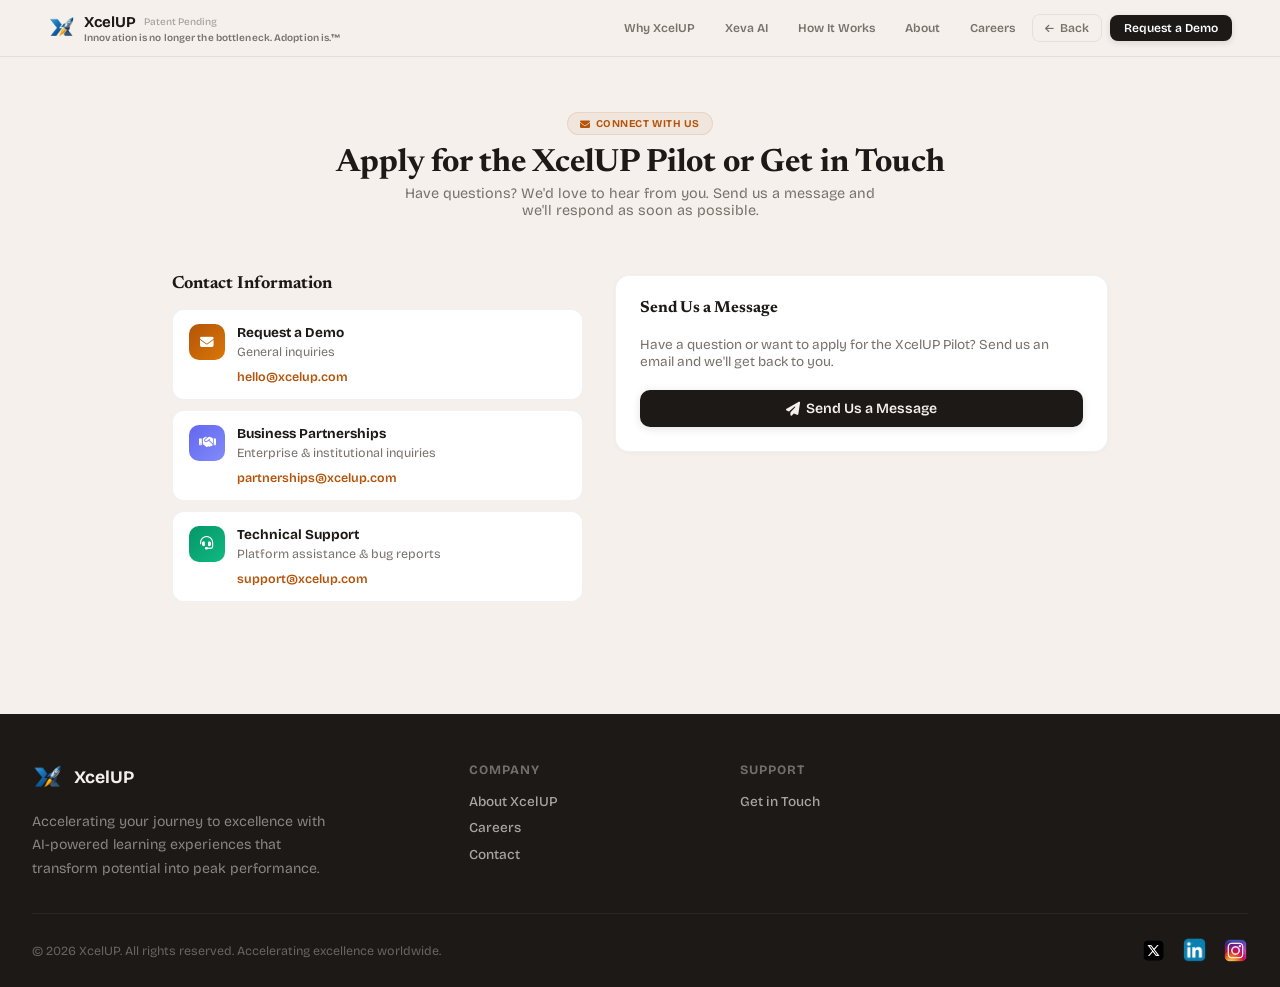
<file: contact/index.html>
<!DOCTYPE html>
<html lang="en">
<head>
  <meta charset="UTF-8">
  <meta name="viewport" content="width=device-width, initial-scale=1.0">
  <title>Contact Us - XcelUP</title>
  <link rel="icon" type="image/png" href="/images/XcelUP.png">
  <link rel="preconnect" href="https://fonts.googleapis.com">
  <link rel="preconnect" href="https://fonts.gstatic.com" crossorigin>
  <link href="https://fonts.googleapis.com/css2?family=Bricolage+Grotesque:wght@400;500;600;700;800&family=Newsreader:ital,wght@0,400;0,600;0,700;1,400&display=swap" rel="stylesheet">
  <link rel="stylesheet" href="https://cdnjs.cloudflare.com/ajax/libs/font-awesome/6.5.2/css/all.min.css">
  <style>
    *, *::before, *::after { box-sizing: border-box; margin: 0; padding: 0; }
    ::selection { background: #FEF3C7; color: #1C1917; }
    ::-webkit-scrollbar { width: 6px; }
    ::-webkit-scrollbar-track { background: transparent; }
    ::-webkit-scrollbar-thumb { background: rgba(168,162,158,.3); border-radius: 3px; }
    html { scrollbar-width: thin; scrollbar-color: rgba(168,162,158,.3) transparent; }

    body {
      font-family: 'Bricolage Grotesque', -apple-system, sans-serif;
      background: #F5F0EB;
      color: #1C1917;
      min-height: 100vh;
    }

    .contact-container {
      max-width: 1000px;
      margin: 0 auto;
      padding: 2rem 2rem 3rem;
    }

    /* Hero */
    .contact-hero {
      text-align: center;
      margin-bottom: 2.5rem;
      padding: 1.5rem 0 1rem;
    }
    .contact-hero-badge {
      display: inline-flex;
      align-items: center;
      gap: 5px;
      padding: 4px 12px;
      background: rgba(180,83,9,.06);
      border: 1px solid rgba(180,83,9,.12);
      border-radius: 999px;
      font-size: .65rem;
      font-weight: 700;
      color: #B45309;
      letter-spacing: .05em;
      text-transform: uppercase;
      margin-bottom: 12px;
    }
    .contact-hero h1 {
      font-family: 'Newsreader', Georgia, serif;
      font-size: clamp(1.5rem, 3vw, 2rem);
      font-weight: 700;
      color: #1C1917;
      margin-bottom: .4rem;
    }
    .contact-hero p {
      font-size: .9rem;
      color: #78716C;
      max-width: 480px;
      margin: 0 auto;
    }

    /* Grid */
    .contact-grid {
      display: grid;
      grid-template-columns: 1fr 1.2fr;
      gap: 2rem;
      align-items: start;
    }

    /* Contact cards */
    .contact-info h3 {
      font-family: 'Newsreader', Georgia, serif;
      font-size: 1.1rem;
      font-weight: 700;
      margin-bottom: 1rem;
    }
    .contact-cards {
      display: flex;
      flex-direction: column;
      gap: 10px;
    }
    .contact-card {
      display: flex;
      align-items: flex-start;
      gap: 12px;
      padding: 14px 16px;
      background: #FFFFFF;
      border: 1px solid rgba(28,25,23,.06);
      border-radius: 12px;
      transition: all .2s;
    }
    .contact-card:hover {
      border-color: rgba(180,83,9,.15);
      box-shadow: 0 2px 12px rgba(0,0,0,.04);
      transform: translateY(-1px);
    }
    .contact-card-icon {
      width: 36px;
      height: 36px;
      border-radius: 10px;
      display: flex;
      align-items: center;
      justify-content: center;
      font-size: .85rem;
      color: #fff;
      flex-shrink: 0;
    }
    .contact-card h4 {
      font-size: .85rem;
      font-weight: 700;
      margin-bottom: 2px;
      color: #1C1917;
    }
    .contact-card p {
      font-size: .78rem;
      color: #78716C;
      line-height: 1.5;
      margin-bottom: 4px;
    }
    .contact-card a {
      font-size: .78rem;
      color: #B45309;
      text-decoration: none;
      font-weight: 600;
    }
    .contact-card a:hover { text-decoration: underline; }

    /* Form */
    .contact-form-card {
      background: #FFFFFF;
      border: 1px solid rgba(28,25,23,.06);
      border-radius: 14px;
      padding: 24px;
      box-shadow: 0 1px 4px rgba(0,0,0,.03);
    }
    .contact-form-card h3 {
      font-family: 'Newsreader', Georgia, serif;
      font-size: 1rem;
      font-weight: 700;
      margin-bottom: 1.25rem;
    }
    .form-row {
      display: grid;
      grid-template-columns: 1fr 1fr;
      gap: 12px;
    }
    .form-group {
      margin-bottom: 14px;
    }
    .form-group label {
      display: block;
      font-size: .78rem;
      font-weight: 600;
      color: #1C1917;
      margin-bottom: 5px;
    }
    .form-group input,
    .form-group select,
    .form-group textarea {
      width: 100%;
      padding: 9px 12px;
      border: 1.5px solid #E7E1D9;
      border-radius: 10px;
      font-family: inherit;
      font-size: .85rem;
      color: #1C1917;
      background: #FAFAF9;
      transition: all .2s;
    }
    .form-group input:focus,
    .form-group select:focus,
    .form-group textarea:focus {
      outline: none;
      border-color: rgba(180,83,9,.4);
      box-shadow: 0 0 0 3px rgba(180,83,9,.06);
    }
    .form-group textarea { resize: vertical; min-height: 100px; }

    .form-submit {
      width: 100%;
      padding: 10px 24px;
      background: #1C1917;
      color: #F5F0EB;
      border: none;
      border-radius: 10px;
      font-family: inherit;
      font-size: .88rem;
      font-weight: 600;
      cursor: pointer;
      transition: all .25s;
      box-shadow: 0 2px 8px rgba(28,25,23,.12);
      display: flex;
      align-items: center;
      justify-content: center;
      gap: 6px;
    }
    .form-submit:hover {
      background: #292524;
      transform: translateY(-1px);
      box-shadow: 0 4px 16px rgba(28,25,23,.18);
    }

    /* Success message */
    .form-success {
      display: none;
      text-align: center;
      padding: 2rem 1rem;
    }
    .form-success i {
      font-size: 2rem;
      color: #059669;
      margin-bottom: .75rem;
    }
    .form-success h4 {
      font-family: 'Newsreader', Georgia, serif;
      font-size: 1.1rem;
      margin-bottom: .3rem;
    }
    .form-success p { font-size: .82rem; color: #78716C; }

    @media (max-width: 768px) {
      .contact-grid { grid-template-columns: 1fr; }
      .form-row { grid-template-columns: 1fr; }
      .contact-container { padding: 1.5rem 1.25rem 2rem; }
    }
  </style>
</head>
<body>

<!-- ═══ STATIC HEADER WITH SCROLL LINKS + BACK BUTTON (sub-pages only) ═══ -->
<style>
  .site-nav{position:fixed;top:0;left:0;right:0;z-index:1000;background:var(--bg,#F5F0EB);border-bottom:1px solid rgba(28,25,23,.08);font-family:'Bricolage Grotesque',-apple-system,sans-serif;transition:all .35s cubic-bezier(.22,1,.36,1)}
  .site-nav.scrolled{background:rgba(245,240,235,.82);backdrop-filter:blur(16px) saturate(1.6);-webkit-backdrop-filter:blur(16px) saturate(1.6);border-bottom-color:rgba(28,25,23,.18)}
  .site-nav-in{max-width:1320px;margin:0 auto;padding:0 48px;height:56px;display:flex;align-items:center;gap:4px}
.site-nav-brand{margin-right:auto}
.site-nav-brand{display:flex;align-items:center;gap:8px;color:#1C1917;text-decoration:none;flex-shrink:0;font-weight:700;font-size:15px}
  .site-nav-brand img{height:28px;width:28px;border-radius:8px}
  .site-nav-logo{display:flex;flex-direction:column;justify-content:center;gap:1px}
  .site-nav-logo .name{display:flex;align-items:center;gap:8px}
  .site-nav-logo .patent{font-size:10px;color:#A8A29E;font-weight:500}
  .site-nav-logo .tag{font-size:10px;font-weight:600;color:#78716C;line-height:1.2;letter-spacing:.1px;white-space:nowrap}
  .site-nav-mid{display:flex;align-items:center;gap:4px;font-size:12px;font-weight:600}
  .site-nav-mid a{color:#78716C;padding:6px 12px;border-radius:8px;border:1px solid transparent;text-decoration:none;transition:all .2s cubic-bezier(.22,1,.36,1);white-space:nowrap}
  .site-nav-mid a:hover{color:#1C1917;border-color:rgba(28,25,23,.08);background:rgba(28,25,23,.02)}
  .site-nav-right{display:flex;align-items:center;gap:8px;flex-shrink:0;font-size:12px;font-weight:600}
  .site-nav-back{display:inline-flex;align-items:center;gap:6px;padding:6px 12px;border-radius:8px;border:1px solid rgba(28,25,23,.08);color:#78716C;background:transparent;text-decoration:none;transition:all .2s cubic-bezier(.22,1,.36,1);font-family:inherit;cursor:pointer;font-size:12px;font-weight:600}
  .site-nav-back:hover{color:#1C1917;border-color:rgba(28,25,23,.18);background:rgba(28,25,23,.02)}
  .site-nav-back i{font-size:10px}
  .site-nav-cta{padding:6px 14px;border-radius:8px;border:none;font-size:12px;font-weight:600;color:#fff;background:#1C1917;text-decoration:none;transition:all .2s cubic-bezier(.22,1,.36,1);box-shadow:0 2px 6px rgba(28,25,23,.12)}
  .site-nav-cta:hover{transform:translateY(-1px);box-shadow:0 4px 12px rgba(0,0,0,.1)}
  .site-nav-burger{display:none;background:none;border:none;font-size:1.25rem;color:#1C1917;cursor:pointer;padding:.5rem;border-radius:8px}
  @media(max-width:900px){
    .site-nav-in{padding:0 24px}
    .site-nav-logo .tag{display:none}
    .site-nav-mid{display:none}
    .site-nav-right{display:none}
    .site-nav-mobile{display:none;position:absolute;top:56px;left:0;right:0;background:#F5F0EB;flex-direction:column;padding:24px;gap:16px;box-shadow:0 16px 48px rgba(0,0,0,.1);border-top:1px solid rgba(28,25,23,.08);border-radius:0 0 16px 16px}
    .site-nav-mobile.open{display:flex}
    .site-nav-mobile a{color:#78716C;padding:8px 12px;text-decoration:none;font-size:13px;font-weight:600;border-radius:8px}
    .site-nav-mobile a:hover{color:#1C1917;background:rgba(28,25,23,.04)}
    .site-nav-mobile .site-nav-cta{background:#1C1917;color:#fff !important;text-align:center;box-shadow:0 2px 6px rgba(28,25,23,.12)}
    .site-nav-burger{display:block}
  }
  @media(min-width:901px){.site-nav-mobile{display:none !important}}
  @media(max-width:640px){.site-nav-logo .tag{display:none}}
</style>

<nav class="site-nav" id="siteNav">
  <div class="site-nav-in">
    <a href="/" class="site-nav-brand">
      <img src="/images/XcelUP.png" alt="XcelUP logo">
      <div class="site-nav-logo">
        <span class="name">XcelUP <span class="patent">Patent Pending</span></span>
        <span class="tag">Innovation is no longer the bottleneck. Adoption is.&trade;</span>
      </div>
    </a>

    <div class="site-nav-mid">
      <a href="/#problem">Why XcelUP</a>
      <a href="/#xeva">Xeva AI</a>
      <a href="/#how-it-works">How It Works</a>
      <a href="/about-xcelup">About</a>
      <a href="/careers">Careers</a>
    </div>

    <div class="site-nav-right">
      <a href="/" class="site-nav-back" title="Back to home">
        <i class="fas fa-arrow-left"></i> Back
      </a>
      <a href="/contact" class="site-nav-cta">Request a Demo</a>
    </div>

    <button class="site-nav-burger" onclick="document.getElementById('siteNavMobile').classList.toggle('open')" aria-label="Menu">
      <i class="fas fa-bars"></i>
    </button>
  </div>

  <div class="site-nav-mobile" id="siteNavMobile">
    <a href="/#problem">Why XcelUP</a>
    <a href="/#xeva">Xeva AI</a>
    <a href="/#how-it-works">How It Works</a>
    <a href="/about-xcelup">About</a>
    <a href="/careers">Careers</a>
    <a href="/" class="site-nav-back"><i class="fas fa-arrow-left"></i> Back to Home</a>
    <a href="/contact" class="site-nav-cta">Request a Demo</a>
  </div>
</nav>
<!-- Spacer so content doesn't hide under fixed nav -->
<div style="height:56px"></div>

<script>
(function(){
  var nav=document.getElementById('siteNav');
  if(!nav)return;
  var ticking=false;
  window.addEventListener('scroll',function(){
    if(!ticking){
      window.requestAnimationFrame(function(){
        if(window.scrollY>50)nav.classList.add('scrolled');
        else nav.classList.remove('scrolled');
        ticking=false;
      });
      ticking=true;
    }
  });
})();
</script>

<div class="contact-container">

  <!-- Hero -->
  <div class="contact-hero">
    <div class="contact-hero-badge">
      <i class="fas fa-envelope" style="font-size:10px;"></i> CONNECT WITH US
    </div>
    <h1>Apply for the XcelUP Pilot or Get in Touch</h1>
    <p>Have questions? We'd love to hear from you. Send us a message and we'll respond as soon as possible.</p>
  </div>

  <!-- Grid -->
  <div class="contact-grid">

    <!-- Left — Contact Info -->
    <div class="contact-info">
      <h3>Contact Information</h3>
      <div class="contact-cards">

        <div class="contact-card">
          <div class="contact-card-icon" style="background:linear-gradient(135deg,#B45309,#D97706);">
            <i class="fas fa-envelope"></i>
          </div>
          <div>
            <h4>Request a Demo</h4>
            <p>General inquiries</p>
            <a href="mailto:hello@xcelup.com">hello@xcelup.com</a>
          </div>
        </div>

        <div class="contact-card">
          <div class="contact-card-icon" style="background:linear-gradient(135deg,#6366F1,#818CF8);">
            <i class="fas fa-handshake"></i>
          </div>
          <div>
            <h4>Business Partnerships</h4>
            <p>Enterprise &amp; institutional inquiries</p>
            <a href="mailto:partnerships@xcelup.com">partnerships@xcelup.com</a>
          </div>
        </div>

        <div class="contact-card">
          <div class="contact-card-icon" style="background:linear-gradient(135deg,#059669,#10B981);">
            <i class="fas fa-headset"></i>
          </div>
          <div>
            <h4>Technical Support</h4>
            <p>Platform assistance &amp; bug reports</p>
            <a href="mailto:support@xcelup.com">support@xcelup.com</a>
          </div>
        </div>

      </div>
    </div>

    <!-- Right — Form -->
   
<div class="contact-form-card">
  <h3>Send Us a Message</h3>

  <p style="font-size:.85rem; color:#78716C; margin-bottom:1.25rem;">
    Have a question or want to apply for the XcelUP Pilot?
    Send us an email and we'll get back to you.
  </p>

  <a
    href="https://mail.google.com/mail/?view=cm&fs=1&to=hello@xcelup.com&su=Inquiry%20from%20XcelUP%20site"
    target="_blank"
    rel="noopener noreferrer"
    class="form-submit"
    style="text-decoration:none; display:inline-flex;"
  >
    <i class="fas fa-paper-plane"></i>
    Send Us a Message
  </a>
</div>


  </div>
</div>



<style>
  .site-foot{background:#1C1917;color:#F5F0EB;padding:3rem 0 1.5rem;font-family:'Bricolage Grotesque',-apple-system,sans-serif;margin-top:4rem}
  .site-foot-in{max-width:1400px;margin:0 auto;padding:0 2rem}
  .site-foot-content{display:grid;grid-template-columns:1fr 2fr;gap:3rem;margin-bottom:2rem}
  .site-foot-brand{display:flex;flex-direction:column;gap:1rem}
  .site-foot-logo{display:flex;align-items:center;gap:.6rem;font-weight:700;font-size:1.1rem}
  .site-foot-logo img{height:2rem;width:2rem;border-radius:8px}
  .site-foot-brand p{opacity:.5;line-height:1.7;font-size:.88rem;max-width:300px}
  .site-foot-links{display:grid;grid-template-columns:repeat(3,1fr);gap:2rem}
  .site-foot-links h4{font-weight:700;margin-bottom:1rem;font-size:.8rem;text-transform:uppercase;letter-spacing:.08em;color:rgba(245,240,235,.4)}
  .site-foot-links a{display:block;color:rgba(245,240,235,.65);text-decoration:none;margin-bottom:.6rem;font-size:.85rem;font-weight:500;transition:all .2s}
  .site-foot-links a:hover{color:#F5F0EB;transform:translateX(3px)}
  .site-foot-bottom{display:flex;justify-content:space-between;align-items:center;padding-top:1.5rem;border-top:1px solid rgba(245,240,235,.06);font-size:.78rem;color:rgba(245,240,235,.35)}
  .site-foot-social{display:flex;align-items:center;gap:1rem}
  .site-foot-social a{display:flex;align-items:center;transition:transform .2s}
  .site-foot-social a:hover{transform:scale(1.15)}
  .site-foot-social img{width:25px;height:25px;object-fit:contain}
  @media(max-width:768px){
    .site-foot-content{grid-template-columns:1fr;gap:2rem}
    .site-foot-links{grid-template-columns:1fr 1fr;gap:1.5rem}
    .site-foot-bottom{flex-direction:column;gap:1rem;text-align:center}
  }
</style>

<footer class="site-foot">
  <div class="site-foot-in">
    <div class="site-foot-content">
      <div class="site-foot-brand">
        <div class="site-foot-logo">
          <img src="/images/XcelUP.png" alt="XcelUP">
          <span>XcelUP</span>
        </div>
        <p>Accelerating your journey to excellence with AI-powered learning experiences that transform potential into peak performance.</p>
      </div>
      <div class="site-foot-links">
        <div>
          <h4>Company</h4>
          <a href="/about-xcelup">About XcelUP</a>
          <a href="/careers">Careers</a>
          <a href="/contact">Contact</a>
        </div>
        <div>
  <h4>Support</h4>
  <!-- <a href="/help">Help Center</a> -->
  <a href="/contact">Get in Touch</a>
</div>
      </div>
    </div>
    <div class="site-foot-bottom">
      <p>&copy; 2026 XcelUP. All rights reserved. Accelerating excellence worldwide.</p>
      <div class="site-foot-social">
        <a href="https://x.com/goxcelup" target="_blank" rel="noopener" aria-label="Twitter/X"><img src="/images/twitter.png" alt="Twitter"></a>
        <a href="https://www.linkedin.com/company/xcelup-learning/" target="_blank" rel="noopener" aria-label="LinkedIn"><img src="/images/linkedin.png" alt="LinkedIn"></a>
        <a href="https://www.instagram.com/goxcelup" target="_blank" rel="noopener" aria-label="Instagram"><img src="/images/instagram.png" alt="Instagram"></a>
      </div>
    </div>
  </div>
</footer>

</body>
</html>
</file>
<file: css/header-standard.css>
/* ══════════════════════════════════════════════════════════
   XcelUP — Standardized Post-Login Header
   Include this in ALL post-login views for consistent header
   Reference: new-dashboard.ejs
   ══════════════════════════════════════════════════════════ */

/* Header bar */
.dashboard-header {
  background: var(--bg, #F5F0EB) !important;
  border-bottom: 1px solid var(--border, rgba(28,25,23,.06)) !important;
  padding: 0 !important;
  position: sticky !important;
  top: 0 !important;
  z-index: 1000 !important;
  height: auto !important;
  backdrop-filter: none !important;
  -webkit-backdrop-filter: none !important;
  box-shadow: none !important;
  transition: all .35s cubic-bezier(.22,1,.36,1) !important;
}

[data-theme="dark"] .dashboard-header,
body.dark .dashboard-header {
  background: var(--bg, rgba(26,26,26,.92)) !important;
  border-bottom-color: var(--border, rgba(245,240,235,.06)) !important;
}

.dashboard-header.scrolled {
  background: rgba(245,240,235,.82) !important;
  backdrop-filter: blur(16px) saturate(1.6) !important;
  -webkit-backdrop-filter: blur(16px) saturate(1.6) !important;
  border-bottom-color: rgba(28,25,23,.1) !important;
}

[data-theme="dark"] .dashboard-header.scrolled,
body.dark .dashboard-header.scrolled {
  background: rgba(26,26,26,.88) !important;
}

/* Header container */
.header-container,
.header-top-row {
  max-width: 1320px !important;
  margin: 0 auto !important;
  padding: 0 48px !important;
  height: 56px !important;
  display: flex !important;
  align-items: center !important;
  justify-content: space-between !important;
}

/* Logo section */
.header-left {
  display: flex !important;
  align-items: center !important;
}

.header-left .logo,
.logo {
  display: flex !important;
  align-items: center !important;
  gap: 8px !important;
  text-decoration: none !important;
  color: inherit !important;
}

.logo-icon {
  width: auto !important;
  height: auto !important;
  border-radius: 8px !important;
  display: flex !important;
  align-items: center !important;
  justify-content: center !important;
  background: none !important;
  box-shadow: none !important;
}

.logo-icon img,
.logo-icon > img {
  height: 32px !important;
  width: auto !important;
  max-width: 120px !important;
  border-radius: 6px !important;
  display: block !important;
  object-fit: contain !important;
}

/* Org-specific logo overrides — Ekal (orgId 5) uses wider logo */
.logo-icon img[alt="Ekal Logo"] {
  width: 3.8rem !important;
  height: auto !important;
  border-radius: 0 !important;
}

/* Org-specific logo — Universal Motors (orgId 7) */
.logo-iconx {
  width: auto !important;
  height: auto !important;
  display: flex !important;
  align-items: center !important;
  justify-content: center !important;
  background: none !important;
  box-shadow: none !important;
}
.logo-iconx img {
  width: 40px !important;
  height: 40px !important;
  display: block !important;
}

.logo-text {
  font-family: 'Bricolage Grotesque', -apple-system, sans-serif !important;
  font-size: 15px !important;
  font-weight: 700 !important;
  letter-spacing: -0.3px !important;
  color: var(--dark, #1C1917) !important;
  /* -webkit-text-fill-color: var(--dark, #1C1917) !important; */
  background: none !important;
  -webkit-background-clip: unset !important;
  background-clip: unset !important;
  padding: 0 !important;
  line-height: 1 !important;
}

[data-theme="dark"] .logo-text,
body.dark .logo-text {
  color: #F5F0EB !important;
  -webkit-text-fill-color: #F5F0EB !important;
}

.beta-badge {
  font-size: 9px !important;
  font-weight: 700 !important;
  letter-spacing: 1.2px !important;
  color: #B45309 !important;
  background: #FEF3C7 !important;
  padding: 2px 7px !important;
  border-radius: 4px !important;
  text-transform: uppercase !important;
  line-height: 1.2 !important;
  box-shadow: none !important;
  background-image: none !important;
}

.patent-badge {
  font-size: 10px !important;
  font-weight: 500 !important;
  color: #A8A29E !important;
  margin-left: 2px !important;
  font-style: normal !important;
}

.powered-by {
  font-size: 11px !important;
  color: #A8A29E !important;
  margin: 0 2px !important;
}

/* Right section */
.header-right {
  display: flex !important;
  align-items: center !important;
  gap: 10px !important;
  margin-left: auto !important;
}

.header-actions {
  display: flex !important;
  align-items: center !important;
  gap: 10px !important;
}

/* Standard button in header */
.header-actions > a,
.header-actions > div > a {
  display: flex !important;
  align-items: center !important;
  gap: 6px !important;
  padding: 7px 14px !important;
  border-radius: 8px !important;
  border: 1px solid var(--border, rgba(28,25,23,.08)) !important;
  background: transparent !important;
  font-family: 'Bricolage Grotesque', sans-serif !important;
  font-size: 12px !important;
  font-weight: 600 !important;
  cursor: pointer !important;
  color: var(--sub, #78716C) !important;
  text-decoration: none !important;
  transition: all .2s cubic-bezier(.22,1,.36,1) !important;
  white-space: nowrap !important;
  line-height: 1.2 !important;
}

.header-actions > a:hover,
.header-actions > div > a:hover {
  border-color: rgba(28,25,23,.2) !important;
  color: var(--dark, #1C1917) !important;
  background: rgba(28,25,23,.03) !important;
}

[data-theme="dark"] .header-actions > a,
[data-theme="dark"] .header-actions > div > a {
  border-color: var(--border, rgba(255,255,255,.08)) !important;
  color: var(--sub, #A8A29E) !important;
}

[data-theme="dark"] .header-actions > a:hover,
[data-theme="dark"] .header-actions > div > a:hover {
  border-color: rgba(255,255,255,.2) !important;
  color: var(--dark, #F5F5F4) !important;
  background: rgba(255,255,255,.06) !important;
}

.header-actions > a i,
.header-actions > div > a i {
  font-size: 12px !important;
}

/* Back to Dashboard link */
.back-link {
  display: flex !important;
  align-items: center !important;
  gap: 5px !important;
  color: #B45309 !important;
  text-decoration: none !important;
  font-family: 'Bricolage Grotesque', sans-serif !important;
  font-weight: 600 !important;
  padding: 6px 12px !important;
  border-radius: 8px !important;
  background: rgba(180,83,9,.05) !important;
  border: 1px solid rgba(180,83,9,.12) !important;
  transition: all .2s cubic-bezier(.22,1,.36,1) !important;
  font-size: 12px !important;
  white-space: nowrap !important;
}

.back-link:hover {
  background: rgba(180,83,9,.1) !important;
  border-color: rgba(180,83,9,.2) !important;
  color: #92400E !important;
  transform: translateY(-1px) !important;
}

[data-theme="dark"] .back-link,
body.dark .back-link {
  color: #D97706 !important;
  background: rgba(180,83,9,.08) !important;
  border-color: rgba(180,83,9,.15) !important;
}

/* Subscription / secondary button */
.btn-secondary,
.header-actions .btn-secondary {
  background: transparent !important;
  color: #78716C !important;
  border: 1px solid rgba(28,25,23,.08) !important;
}

/* Logout button */
.btn-danger,
.header-actions .btn-danger {
  background: rgba(220,38,38,.05) !important;
  color: #DC2626 !important;
  border: none !important;
  border-radius: 8px !important;
}

.btn-danger:hover,
.header-actions .btn-danger:hover {
  background: rgba(220,38,38,.1) !important;
}

/* Profile icon */
.header-actions > a.profile-icon,
a.profile-icon {
  width: 32px !important;
  height: 32px !important;
  min-width: 32px !important;
  border-radius: 50% !important;
  background: linear-gradient(135deg, #B45309, #D97706) !important;
  display: flex !important;
  align-items: center !important;
  justify-content: center !important;
  color: white !important;
  font-size: 13px !important;
  font-weight: 700 !important;
  box-shadow: 0 2px 6px rgba(180,83,9,.2);
  padding: 0 !important;
  border: 2px solid rgba(255,255,255,.25);
  line-height: 1 !important;
  text-decoration: none !important;
}

.header-actions > a.profile-icon:hover,
a.profile-icon:hover {
  color: white !important;
  transform: scale(1.05) !important;
  box-shadow: 0 4px 10px rgba(180,83,9,.25) !important;
}

/* Theme toggle */
.theme-toggle {
  width: 32px !important;
  height: 32px !important;
  border-radius: 8px !important;
  border: 1px solid var(--border, rgba(28,25,23,.08)) !important;
  display: flex !important;
  align-items: center !important;
  justify-content: center !important;
  cursor: pointer !important;
  color: var(--sub, #78716C) !important;
  background: transparent !important;
  transition: all .2s !important;
  padding: 0 !important;
}

.theme-toggle:hover {
  color: var(--dark, #1C1917) !important;
  border-color: rgba(28,25,23,.2) !important;
}

.theme-toggle .moon-icon { display: none; }

[data-theme="dark"] .theme-toggle {
  border-color: var(--border, rgba(255,255,255,.08)) !important;
  color: var(--sub, #A8A29E) !important;
}

[data-theme="dark"] .theme-toggle:hover {
  color: var(--dark, #F5F5F4) !important;
  border-color: rgba(255,255,255,.2) !important;
}

[data-theme="dark"] .theme-toggle .sun-icon { display: none !important; }
[data-theme="dark"] .theme-toggle .moon-icon { display: flex !important; }

/* Coupon toggle */
.coupon-toggle {
  width: 30px !important;
  height: 30px !important;
  border-radius: 8px !important;
  border: 1px solid var(--border, rgba(28,25,23,.08)) !important;
  display: flex !important;
  align-items: center !important;
  justify-content: center !important;
  cursor: pointer !important;
  color: var(--sub, #78716C) !important;
  transition: all .2s !important;
}

.coupon-toggle:hover {
  color: var(--dark, #1C1917) !important;
  border-color: rgba(28,25,23,.18) !important;
}

/* Language selector in header */
.language-selector .dropdown { position: relative !important; }
.language-selector .toggle { display: none !important; }
.language-selector .toggle:checked ~ .menu { display: block !important; }

.language-selector .button,
.language-selector .dropdown .button {
  display: flex !important;
  align-items: center !important;
  gap: 6px !important;
  padding: 6px 10px !important;
  border-radius: 8px !important;
  border: 1px solid var(--border, rgba(28,25,23,.08)) !important;
  background: transparent !important;
  cursor: pointer !important;
  color: var(--sub, #78716C) !important;
  font-size: 12px !important;
  box-shadow: none !important;
  animation: none !important;
  background-image: none !important;
  transition: all .2s !important;
}

.language-selector .button:hover,
.language-selector .dropdown .button:hover {
  border-color: rgba(28,25,23,.15) !important;
  transform: none !important;
  background: rgba(28,25,23,.03) !important;
}

.language-selector .button::after,
.language-selector .dropdown .button::after {
  display: none !important;
}

.button-logo-rotate {
  width: 15px !important;
  height: 15px !important;
  margin-right: 4px !important;
  margin-left: 0 !important;
  opacity: .5 !important;
  animation: none !important;
}

.selected-flag {
  width: 16px !important;
  height: 12px !important;
  border-radius: 2px !important;
  object-fit: cover !important;
}

.language-selector .menu,
.language-selector .dropdown .menu {
  position: absolute !important;
  top: calc(100% + 8px) !important;
  right: 0 !important;
  left: auto !important;
  background: var(--card, #FFFFFF) !important;
  border: 1px solid var(--border, rgba(28,25,23,.08)) !important;
  border-radius: 12px !important;
  padding: 8px !important;
  min-width: 200px !important;
  box-shadow: 0 8px 24px rgba(0,0,0,.08) !important;
  max-height: 320px !important;
  overflow-y: auto !important;
  display: none !important;
  z-index: 100 !important;
  scrollbar-width: thin !important;
  scrollbar-color: rgba(180,83,9,.15) transparent !important;
  backdrop-filter: none !important;
  transform-origin: top right !important;
}

.language-selector .toggle:checked ~ .menu {
  display: block !important;
}

[data-theme="dark"] .language-selector .button {
  border-color: var(--border, rgba(255,255,255,.08)) !important;
}

[data-theme="dark"] .language-selector .menu {
  background: var(--card, #262626) !important;
  border-color: var(--border, rgba(255,255,255,.08)) !important;
  box-shadow: 0 8px 24px rgba(0,0,0,.3) !important;
}

.language-selector .menu::-webkit-scrollbar { width: 4px !important; }
.language-selector .menu::-webkit-scrollbar-thumb { background: rgba(180,83,9,.15) !important; border-radius: 2px !important; }

.language-selector .menu::before { display: none !important; }

.language-selector .menu button,
.language-selector .dropdown .menu button {
  width: 100% !important;
  background: none !important;
  border: none !important;
  padding: 8px 10px !important;
  text-align: left !important;
  font-family: 'Bricolage Grotesque', sans-serif !important;
  font-size: 13px !important;
  font-weight: 500 !important;
  cursor: pointer !important;
  display: flex !important;
  align-items: center !important;
  gap: 8px !important;
  border-radius: 8px !important;
  color: var(--dark, #1C1917) !important;
  transition: all .15s ease !important;
  opacity: 1 !important;
  transform: none !important;
  animation: none !important;
}

.language-selector .menu button:hover,
.language-selector .dropdown .menu button:hover {
  background: rgba(180,83,9,.04) !important;
  color: var(--dark, #1C1917) !important;
  transform: none !important;
}

[data-theme="dark"] .language-selector .menu button {
  color: var(--dark, #F5F5F4) !important;
}

[data-theme="dark"] .language-selector .menu button:hover {
  background: rgba(255,255,255,.06) !important;
}

.language-selector .menu button.selected,
.language-selector .dropdown .menu button.selected {
  background: rgba(180,83,9,.06) !important;
  color: #B45309 !important;
  font-weight: 600 !important;
  border-left: 2px solid #B45309 !important;
}

.flag-icon {
  width: 16px !important;
  height: 12px !important;
  border-radius: 2px !important;
  object-fit: cover !important;
}

/* Responsive */
@media (max-width: 768px) {
  .header-container,
  .header-top-row {
    padding: 0 24px !important;
    height: 52px !important;
  }

  .header-actions {
    gap: 8px !important;
  }

  .header-actions > a span,
  .header-actions > div > a span {
    display: none !important;
  }

  .header-actions > a,
  .header-actions > div > a {
    padding: 6px 8px !important;
  }

  .logo-text { font-size: 14px !important; }
}


.profile-icon.profile-incomplete{

    border: 3.5px solid #ef4444 !important;

    animation: profileBlink 1s infinite;

    box-shadow: 0 0 0 rgba(239,68,68,.6);
}

/* Blinking animation */

@keyframes profileBlink {

    0%{
        box-shadow: 0 0 0 0 rgba(239,68,68,.8);
        transform: scale(1);
    }

    50%{
        box-shadow: 0 0 12px 4px rgba(239,68,68,.5);
        transform: scale(1.06);
    }

    100%{
        box-shadow: 0 0 0 0 rgba(239,68,68,0);
        transform: scale(1);
    }
}

/* ══════════════════════════════════════════════════════════
   Custom org header color — text/hover auto-contrast
   ══════════════════════════════════════════════════════════ */

/* ---------- DARK background → light text ---------- */
html body .dashboard-header.hdr-custom-dark .logo-text{color:#F5F0EB !important;-webkit-text-fill-color:#F5F0EB !important;}
html body .dashboard-header.hdr-custom-dark .powered-by,
html body .dashboard-header.hdr-custom-dark .patent-badge{color:rgba(245,240,235,.7) !important;}
html body .dashboard-header.hdr-custom-dark .header-actions > a,
html body .dashboard-header.hdr-custom-dark .header-actions > div > a{color:#F5F0EB !important;border-color:rgba(255,255,255,.3) !important;}
html body .dashboard-header.hdr-custom-dark .header-actions > a:hover,
html body .dashboard-header.hdr-custom-dark .header-actions > div > a:hover{color:#fff !important;border-color:rgba(255,255,255,.55) !important;background:rgba(255,255,255,.14) !important;}
html body .dashboard-header.hdr-custom-dark .header-actions > a.back-link{color:#FCD34D !important;background:rgba(255,255,255,.10) !important;border-color:rgba(255,255,255,.25) !important;}
html body .dashboard-header.hdr-custom-dark .header-actions > a.btn-danger{color:#FECACA !important;background:rgba(255,255,255,.12) !important;}
html body .dashboard-header.hdr-custom-dark .theme-toggle,
html body .dashboard-header.hdr-custom-dark .coupon-toggle,
html body .dashboard-header.hdr-custom-dark .language-selector .button{color:#F5F0EB !important;border-color:rgba(255,255,255,.3) !important;}
html body .dashboard-header.hdr-custom-dark .theme-toggle:hover,
html body .dashboard-header.hdr-custom-dark .coupon-toggle:hover,
html body .dashboard-header.hdr-custom-dark .language-selector .button:hover{color:#fff !important;border-color:rgba(255,255,255,.55) !important;background:rgba(255,255,255,.14) !important;}

/* ---------- LIGHT background → dark text ---------- */
html body .dashboard-header.hdr-custom-light .logo-text{color:#1C1917 !important;-webkit-text-fill-color:#1C1917 !important;}
html body .dashboard-header.hdr-custom-light .powered-by,
html body .dashboard-header.hdr-custom-light .patent-badge{color:#A8A29E !important;}
html body .dashboard-header.hdr-custom-light .header-actions > a,
html body .dashboard-header.hdr-custom-light .header-actions > div > a{color:#78716C !important;border-color:rgba(28,25,23,.12) !important;}
html body .dashboard-header.hdr-custom-light .header-actions > a:hover,
html body .dashboard-header.hdr-custom-light .header-actions > div > a:hover{color:#1C1917 !important;border-color:rgba(28,25,23,.25) !important;background:rgba(28,25,23,.05) !important;}
html body .dashboard-header.hdr-custom-light .header-actions > a.back-link{color:#B45309 !important;background:rgba(180,83,9,.06) !important;border-color:rgba(180,83,9,.15) !important;}
html body .dashboard-header.hdr-custom-light .header-actions > a.btn-danger{color:#DC2626 !important;background:rgba(220,38,38,.06) !important;}
html body .dashboard-header.hdr-custom-light .theme-toggle,
html body .dashboard-header.hdr-custom-light .coupon-toggle,
html body .dashboard-header.hdr-custom-light .language-selector .button{color:#78716C !important;border-color:rgba(28,25,23,.12) !important;}
html body .dashboard-header.hdr-custom-light .theme-toggle:hover,
html body .dashboard-header.hdr-custom-light .coupon-toggle:hover,
html body .dashboard-header.hdr-custom-light .language-selector .button:hover{color:#1C1917 !important;border-color:rgba(28,25,23,.25) !important;background:rgba(28,25,23,.05) !important;}

/* ---------- Language dropdown: apna card hai, uska text header se mat lo ---------- */
html body .dashboard-header .language-selector .menu button{color:#1C1917 !important;}
body.dark .dashboard-header .language-selector .menu button,
[data-theme="dark"] .dashboard-header .language-selector .menu button{color:#F5F5F4 !important;}

/* ---------- Notification bell: DARK background ---------- */
html body .dashboard-header.hdr-custom-dark .notif-bell-btn {
  color: #F5F0EB !important;
  border-color: rgba(255, 255, 255, 0.3) !important;
  background: transparent !important;
}

html body .dashboard-header.hdr-custom-dark .notif-bell-btn i {
  color: inherit !important;
}

html body .dashboard-header.hdr-custom-dark .notif-bell-btn:hover {
  color: #FFFFFF !important;
  border-color: rgba(255, 255, 255, 0.55) !important;
  background: rgba(255, 255, 255, 0.14) !important;
}


/* ---------- Notification bell: LIGHT background ---------- */
html body .dashboard-header.hdr-custom-light .notif-bell-btn {
  color: #78716C !important;
  border-color: rgba(28, 25, 23, 0.12) !important;
  background: transparent !important;
}

html body .dashboard-header.hdr-custom-light .notif-bell-btn i {
  color: inherit !important;
}

html body .dashboard-header.hdr-custom-light .notif-bell-btn:hover {
  color: #1C1917 !important;
  border-color: rgba(28, 25, 23, 0.25) !important;
  background: rgba(28, 25, 23, 0.05) !important;
}

html body .dashboard-header.hdr-custom-light .notif-bell-btn:hover i {
  color: inherit !important;
}
</file>
<file: css/responsive-standard.css>
/* ══════════════════════════════════════════════════════════
   XcelUP — Standardized Responsive Overrides
   Ensures all views render properly on mobile/tablet/desktop
   ══════════════════════════════════════════════════════════ */

/* ── Mobile (up to 480px) ──────────────────────────────── */
@media (max-width: 480px) {
  /* Typography */
  h1 { font-size: 1.5rem !important; }
  h2 { font-size: 1.25rem !important; }
  h3 { font-size: 1.1rem !important; }

  /* Containers */
  .container,
  .ctr,
  .dashboard-container,
  .main-container,
  .xcelup-main {
    padding-left: 12px !important;
    padding-right: 12px !important;
  }

  /* Tables — horizontal scroll */
  table { font-size: 12px !important; }
  th, td { padding: 6px 8px !important; }

  /* Forms */
  input, textarea, select {
    font-size: 16px !important; /* Prevents iOS zoom on focus */
  }

  /* Buttons — full width */
  .btn, .btn-primary, .btn-secondary, .btn-xcel, .btn-xcel-outline {
    width: 100% !important;
    justify-content: center !important;
  }

  /* Modals */
  .modal-dialog, .modal-content {
    margin: 8px !important;
    max-width: calc(100vw - 16px) !important;
  }

  /* Hide non-essential on very small screens */
  .patent-badge { display: none !important; }
}

/* ── Small Mobile / Tablet Portrait (up to 768px) ─────── */
@media (max-width: 768px) {
  /* Header */
  .header-container,
  .header-top-row {
    padding: 0 12px !important;
    height: 48px !important;
  }

  .header-actions > a span,
  .header-actions > div > a span,
  .back-link span {
    display: none !important;
  }

  .header-actions > a,
  .header-actions > div > a {
    padding: 6px 8px !important;
  }

  .logo-text { font-size: 13px !important; }
  .beta-badge { font-size: 8px !important; padding: 1px 5px !important; }
  .patent-badge { display: none !important; }

  /* Grids — single column */
  .hero-grid,
  .features-grid,
  .expert-paths-grid,
  .paths-grid,
  .roadmap-flow,
  .stats-trio {
    grid-template-columns: 1fr !important;
    gap: 10px !important;
  }

  /* Two-column grids → single */
  .validation-checks-area {
    grid-template-columns: 1fr !important;
  }

  /* Hero section */
  .hero-wrap {
    padding: 24px 16px 20px !important;
    margin: 0 -12px !important;
  }

  .welcome-title-new { font-size: 28px !important; }

  /* Readiness card - hide on mobile to save space or show below */
  .readiness-card { margin-top: 16px !important; }

  /* Stats */
  .stat-card { padding: 10px 12px !important; }
  .stat-value { font-size: 18px !important; }

  /* Cards */
  .feature-featured { padding: 16px !important; flex-direction: column !important; gap: 12px !important; }
  .feat-icon { width: 40px !important; height: 40px !important; }
  .feature-card { padding: 16px !important; min-height: auto !important; }

  /* Trajectory card */
  .trajectory-card { padding: 14px 16px !important; }

  /* Expert paths */
  .ep-card-img { height: 80px !important; }

  /* Forum cards */
  .lpath-card, .question-card { padding: 14px !important; }
  .lpath-stats { flex-direction: column !important; gap: 6px !important; }
  .question-actions { width: 100% !important; margin-left: 0 !important; margin-top: 8px !important; }

  /* Single question page */
  .main-container { grid-template-columns: 1fr !important; }
  .sidebar { order: -1 !important; }
  .answer-content { flex-direction: column !important; }
  .vote-column {
    flex-direction: row !important;
    border-right: none !important;
    border-bottom: 1px solid #E7E1D9 !important;
    min-width: auto !important;
    padding: 12px !important;
  }

  /* OrgAdmin sidebar */
  aside.w-60, aside.w-64 {
    position: fixed !important;
    left: -260px !important;
    top: 0 !important;
    bottom: 0 !important;
    z-index: 200 !important;
    transition: left 0.3s ease !important;
    box-shadow: 4px 0 20px rgba(0,0,0,.1) !important;
  }

  aside.w-60.open, aside.w-64.open {
    left: 0 !important;
  }

  /* LPresult cards */
  .roadmap-flow { grid-template-columns: 1fr !important; }
  .topic-node { min-height: auto !important; }

  /* Loader split → stack */
  .loader-split { flex-direction: column !important; gap: 24px !important; text-align: center !important; }
  .loader-left { align-items: center !important; }
  .loader-right { display: none !important; }
  .loader-message { text-align: center !important; align-items: center !important; }
  .loader-steps { justify-content: center !important; }

  /* LP public grid */
  .paths-grid { grid-template-columns: 1fr !important; }
  .search-container { min-width: auto !important; }
  .search-controls { min-width: auto !important; flex-direction: column !important; }
  .tabs-container { margin-left: 0 !important; }

  /* Footer */
  .footer-content { grid-template-columns: 1fr !important; }
  .footer-links { grid-template-columns: 1fr 1fr !important; }
  .footer-bottom { flex-direction: column !important; gap: 12px !important; text-align: center !important; }

  /* Admin dashboard */
  .gradient-bg { padding: 16px !important; }
  .gradient-bg h1 { font-size: 1.5rem !important; }

  /* Charts */
  canvas { max-height: 200px !important; }
}

/* ── Tablet (769px to 1024px) ──────────────────────────── */
@media (min-width: 769px) and (max-width: 1024px) {
  .hero-grid {
    grid-template-columns: 1fr 280px !important;
    gap: 16px !important;
  }

  .features-grid {
    grid-template-columns: repeat(2, 1fr) !important;
  }

  .expert-paths-grid {
    grid-template-columns: repeat(2, 1fr) !important;
  }

  .paths-grid {
    grid-template-columns: repeat(2, 1fr) !important;
  }

  .roadmap-flow {
    grid-template-columns: repeat(2, 1fr) !important;
  }

  .main-container {
    grid-template-columns: 1fr 240px !important;
  }
}

/* ── Large Desktop (1440px+) ───────────────────────────── */
@media (min-width: 1440px) {
  .xcelup-main,
  .dashboard-container,
  .main-container {
    max-width: 1400px !important;
  }
}

/* ── Touch device improvements ─────────────────────────── */
@media (hover: none) and (pointer: coarse) {
  /* Larger touch targets */
  .btn, button, a.btn-xcel, .nav-link, .tab-btn, .feature-card, .ep-card {
    min-height: 44px !important;
  }

  /* No hover effects on touch */
  .path-card:hover,
  .feature-card:hover,
  .ep-card:hover,
  .lpath-card:hover,
  .question-card:hover {
    transform: none !important;
  }

  /* Disable hover-expand on LPresult */
  .topic-node:hover .topic-content { max-height: 0 !important; }
  .topic-content.expanded { max-height: 600px !important; }
}

/* ── Print ─────────────────────────────────────────────── */
@media print {
  .dashboard-header, nav, .floating-help-container,
  .loader, .modal, .back-link, .header-actions,
  .theme-toggle, .language-selector, .footer-social {
    display: none !important;
  }

  body {
    background: white !important;
    color: black !important;
  }

  body::before { display: none !important; }
}

/* ═══════════════════════════════════════════════════════════
   Notification Bell — reusable across the app
═══════════════════════════════════════════════════════════ */
.notif-bell-wrap {
    position: relative;
    display: inline-block;
    margin-right: 8px;
}

.notif-bell-btn {
    position: relative;
    width: 38px;
    height: 38px;
    border-radius: 10px;
    border: 1px solid rgba(28,25,23,0.08);
    background: transparent;
    color: #57534E;
    cursor: pointer;
    display: inline-flex;
    align-items: center;
    justify-content: center;
    font-size: 15px;
    transition: all 0.2s cubic-bezier(.22,1,.36,1);
}
.notif-bell-btn:hover {
    background: rgba(180,83,9,0.06);
    color: #B45309;
    border-color: rgba(180,83,9,0.2);
    transform: translateY(-1px);
}
.notif-bell-btn.has-unread {
    color: #B45309;
    border-color: rgba(180,83,9,0.25);
}

.notif-badge {
    position: absolute;
    top: -4px;
    right: -4px;
    min-width: 18px;
    height: 18px;
    padding: 0 5px;
    background: #DC2626;
    color: #fff;
    font-size: 10px;
    font-weight: 700;
    line-height: 18px;
    text-align: center;
    border-radius: 999px;
    border: 2px solid #fff;
    box-shadow: 0 2px 6px rgba(220,38,38,0.35);
    animation: notifPulse 2s infinite;
}
@keyframes notifPulse {
    0%,100% { transform: scale(1); }
    50%     { transform: scale(1.08); }
}

/* Panel */
.notif-panel {
    position: absolute;
    top: calc(100% + 10px);
    right: 0;
    width: 380px;
    max-width: 92vw;
    max-height: 520px;
    background: #FFFFFF;
    border: 1px solid rgba(28,25,23,0.08);
    border-radius: 14px;
    box-shadow: 0 20px 48px rgba(0,0,0,0.14), 0 4px 12px rgba(0,0,0,0.06);
    z-index: 1000;
    display: flex;
    flex-direction: column;
    overflow: hidden;
    opacity: 0;
    transform: translateY(-8px) scale(0.98);
    transition: opacity 0.18s ease, transform 0.18s ease;
    pointer-events: none;
}
.notif-panel[data-open="true"] {
    opacity: 1;
    transform: translateY(0) scale(1);
    pointer-events: auto;
}

.notif-panel-header {
    display: flex;
    align-items: center;
    justify-content: space-between;
    padding: 14px 18px;
    border-bottom: 1px solid rgba(28,25,23,0.06);
    background: #FAFAF9;
}
.notif-panel-title {
    font-family: 'Newsreader', Georgia, serif;
    font-size: 15px;
    font-weight: 700;
    color: #1C1917;
}
.notif-mark-all {
    background: transparent;
    border: none;
    color: #B45309;
    font-size: 12px;
    font-weight: 600;
    cursor: pointer;
    padding: 4px 8px;
    border-radius: 6px;
    transition: background 0.2s;
}
.notif-mark-all:hover { background: rgba(180,83,9,0.08); }

.notif-panel-body {
    overflow-y: auto;
    flex: 1;
    min-height: 120px;
    max-height: 400px;
}
.notif-panel-body::-webkit-scrollbar { width: 5px; }
.notif-panel-body::-webkit-scrollbar-thumb { background: rgba(180,83,9,0.2); border-radius: 3px; }

.notif-item {
    display: flex;
    gap: 12px;
    padding: 12px 18px;
    border-bottom: 1px solid rgba(28,25,23,0.04);
    cursor: pointer;
    transition: background 0.15s;
    position: relative;
}
.notif-item:hover { background: rgba(180,83,9,0.03); }
.notif-item:last-child { border-bottom: none; }

.notif-item.unread { background: rgba(180,83,9,0.04); }
.notif-item.unread::before {
    content: '';
    position: absolute;
    left: 8px;
    top: 50%;
    transform: translateY(-50%);
    width: 6px;
    height: 6px;
    border-radius: 50%;
    background: #B45309;
}

.notif-item-icon {
    width: 34px;
    height: 34px;
    border-radius: 9px;
    background: #FEF3C7;
    color: #B45309;
    display: flex;
    align-items: center;
    justify-content: center;
    flex-shrink: 0;
    margin-left: 8px;
}
.notif-item-icon .material-symbols-outlined { font-size: 18px; }

.notif-item-content { flex: 1; min-width: 0; }
.notif-item-title {
    font-size: 13px;
    font-weight: 600;
    color: #1C1917;
    line-height: 1.35;
    margin: 0 0 3px;
}
.notif-item-body {
    font-size: 12px;
    color: #57534E;
    line-height: 1.4;
    margin: 0;
    overflow: hidden;
    display: -webkit-box;
    -webkit-line-clamp: 2;
    -webkit-box-orient: vertical;
}
.notif-item-time {
    font-size: 10px;
    color: #A8A29E;
    margin-top: 4px;
    font-weight: 500;
}

.notif-empty {
    padding: 40px 20px;
    text-align: center;
    color: #A8A29E;
}
.notif-empty i {
    font-size: 32px;
    margin-bottom: 10px;
    display: block;
    opacity: 0.5;
}
.notif-empty p { font-size: 13px; margin: 0; }

.notif-panel-footer {
    border-top: 1px solid rgba(28,25,23,0.06);
    padding: 10px 18px;
    background: #FAFAF9;
    text-align: center;
}
.notif-view-all {
    background: transparent;
    border: none;
    color: #57534E;
    font-size: 12px;
    font-weight: 600;
    cursor: pointer;
    padding: 4px 10px;
    border-radius: 6px;
}
.notif-view-all:hover { color: #B45309; background: rgba(180,83,9,0.06); }

/* Dark mode */
[data-theme="dark"] .notif-bell-btn {
    color: #d1d5db;
    border-color: rgba(255,255,255,0.08);
}
[data-theme="dark"] .notif-bell-btn:hover {
    background: rgba(217,119,6,0.12);
    color: #D97706;
    border-color: rgba(217,119,6,0.3);
}
[data-theme="dark"] .notif-panel {
    background: #1A1A1A;
    border-color: rgba(255,255,255,0.08);
    box-shadow: 0 20px 48px rgba(0,0,0,0.5);
}
[data-theme="dark"] .notif-panel-header,
[data-theme="dark"] .notif-panel-footer { background: #232323; border-color: rgba(255,255,255,0.06); }
[data-theme="dark"] .notif-panel-title  { color: #f9fafb; }
[data-theme="dark"] .notif-item        { border-color: rgba(255,255,255,0.05); }
[data-theme="dark"] .notif-item:hover  { background: rgba(217,119,6,0.08); }
[data-theme="dark"] .notif-item.unread { background: rgba(217,119,6,0.1); }
[data-theme="dark"] .notif-item-title  { color: #f9fafb; }
[data-theme="dark"] .notif-item-body   { color: #d1d5db; }
[data-theme="dark"] .notif-item-icon   { background: rgba(217,119,6,0.15); color: #D97706; }

@media (max-width: 480px) {
    .notif-panel { width: 320px; right: -60px; }
}

/* ═══════════════════════════════════════════════════════════
   Notification item — dismiss (X) button
═══════════════════════════════════════════════════════════ */

.notif-item-close {
    position: absolute;
    top: 10px;
    right: 10px;
    width: 22px;
    height: 22px;
    border: none;
    background: transparent;
    color: #A8A29E;
    cursor: pointer;
    display: flex;
    align-items: center;
    justify-content: center;
    border-radius: 6px;
    font-size: 11px;
    opacity: 0;
    transition: opacity 0.15s ease, background 0.15s ease, color 0.15s ease;
    padding: 0;
    line-height: 1;
    flex-shrink: 0;
}

/* Show on hover of the entire row */
.notif-item:hover .notif-item-close {
    opacity: 1;
}

.notif-item-close:hover {
    background: rgba(220, 38, 38, 0.1);
    color: #DC2626;
}

.notif-item-close:focus-visible {
    opacity: 1;
    outline: 2px solid rgba(220, 38, 38, 0.4);
    outline-offset: 1px;
}

/* On touch devices where :hover isn't reliable, keep it faintly visible */
@media (hover: none) {
    .notif-item-close { opacity: 0.5; }
}

/* Push content clear of the close button so the icon doesn't overlap */
.notif-item-content { padding-right: 20px; }

/* Dark mode */
[data-theme="dark"] .notif-item-close        { color: #9ca3af; }
[data-theme="dark"] .notif-item-close:hover  { background: rgba(220, 38, 38, 0.15); color: #f87171; }
</file>
